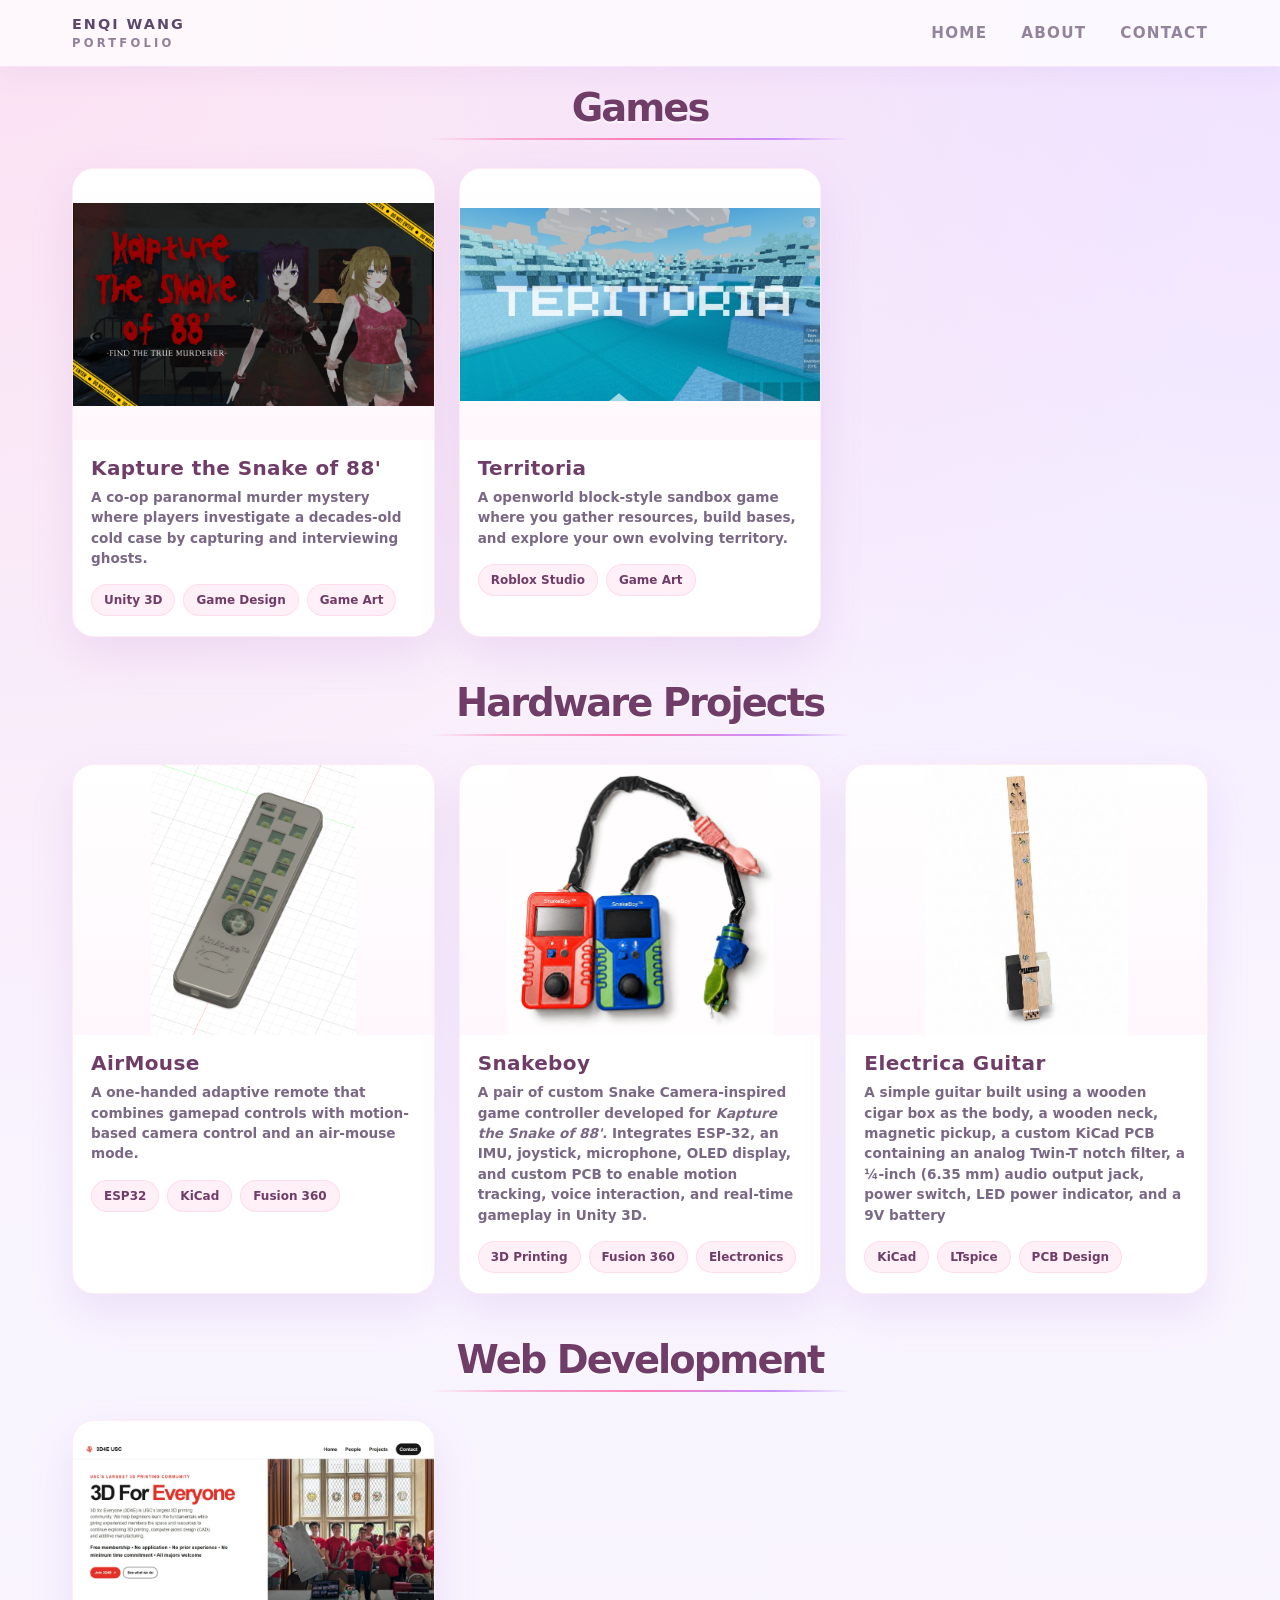
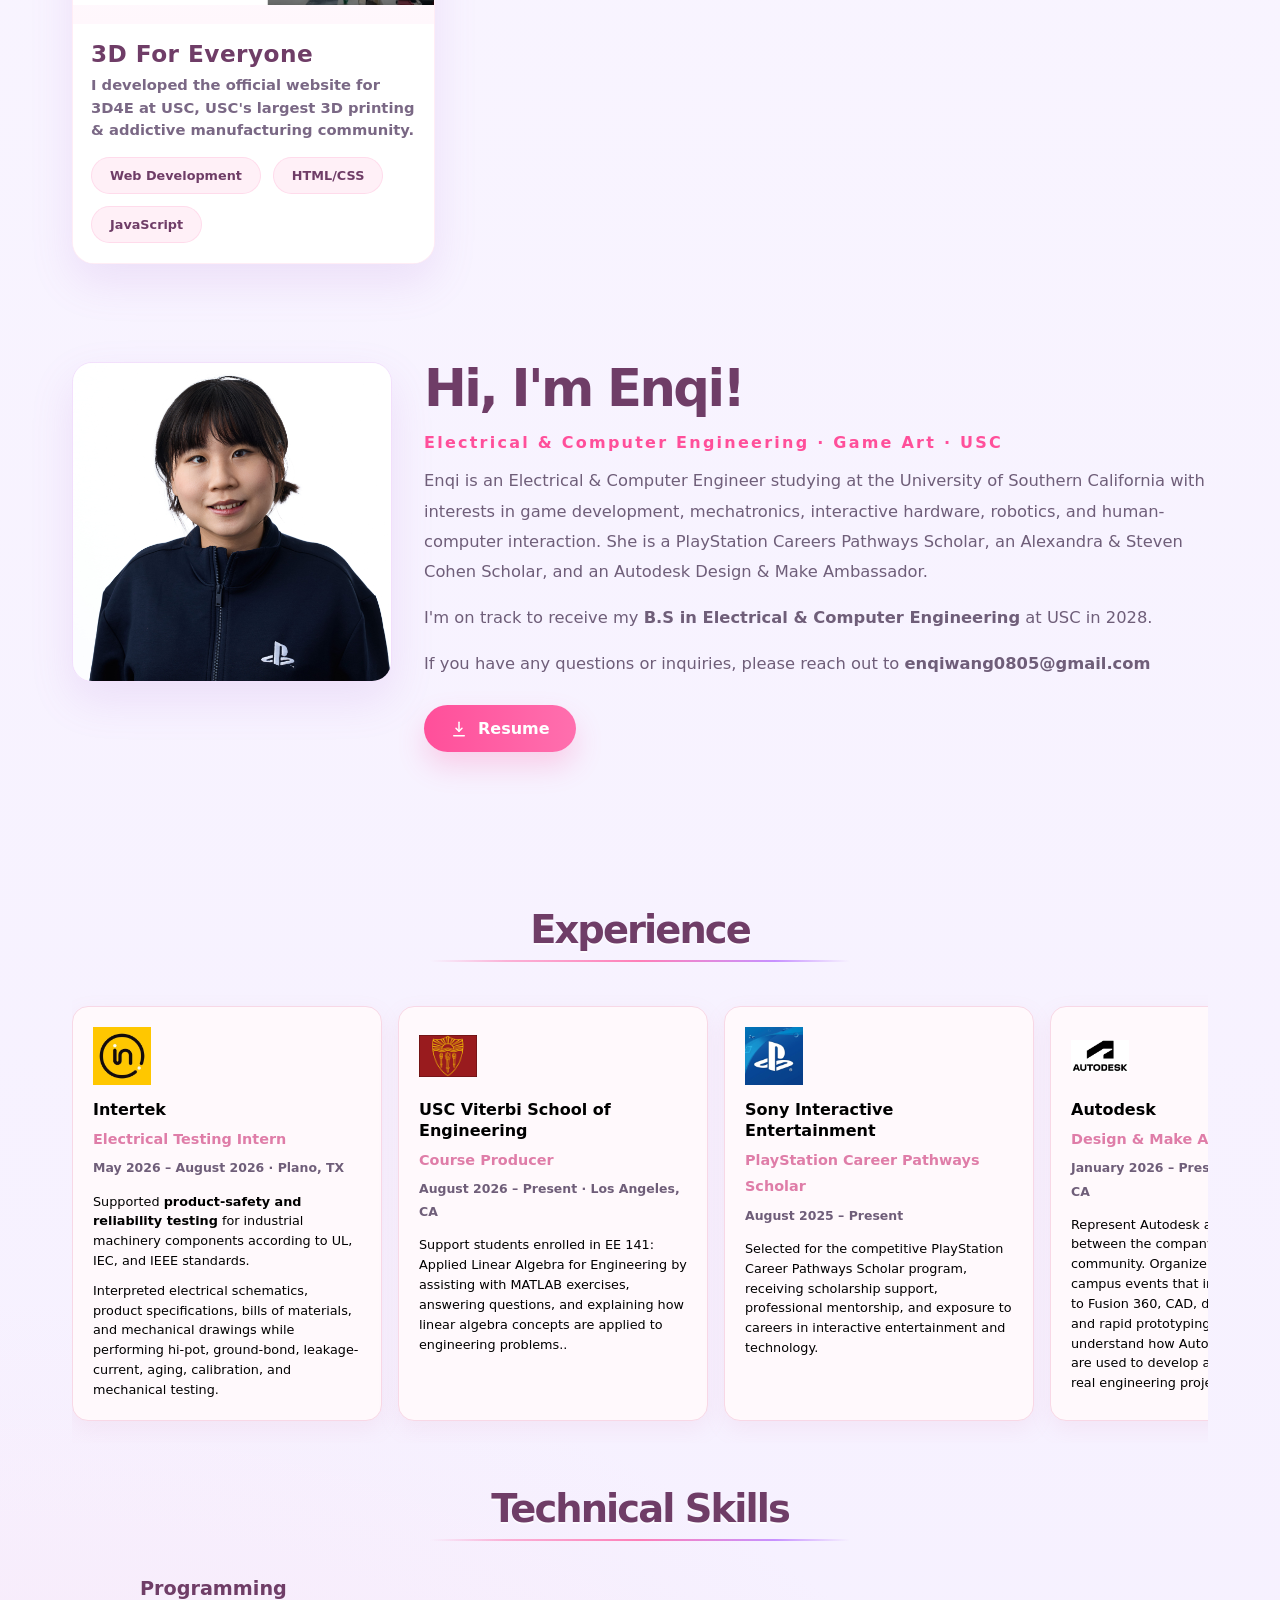
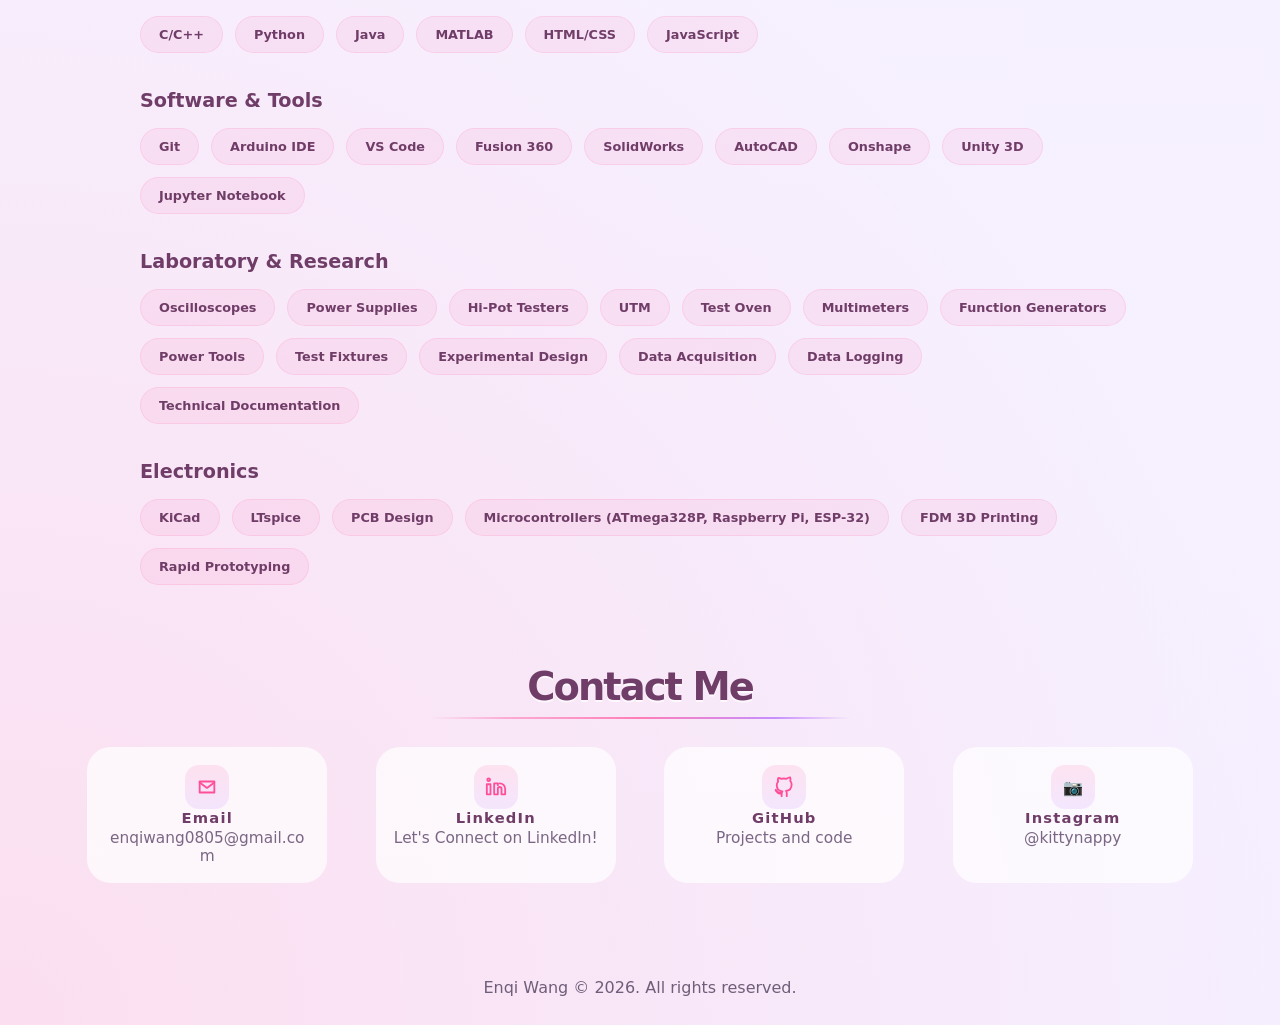
<file: index.html>
<!DOCTYPE html>
<html lang="en">

<head>
  <meta charset="utf-8" />
  <meta name="viewport" content="width=device-width, initial-scale=1.0" />
  <title>Enqi Wang | Portfolio</title>
  <link rel="stylesheet" href="css/home.css">

</head>

<body>
  <header>
    <div class="header-inner">
      <a href="#home" class="brand">
        ENQI WANG
        <small>PORTFOLIO</small>
      </a>

      <nav aria-label="Primary">
        <a href="#home">HOME</a>
        <a href="#about">ABOUT</a>
        <a href="#contact">CONTACT</a>
      </nav>
    </div>
  </header>
  <main>
    <section id="home" class="section">
      <h2 class="section-title">Games</h2>
      <div class="underline"></div>
      <p class="lead"></p>

      <div class="project-grid featured">
        <a class="project-card" href="kapture.html">
          <div class="project-image-wrap">
            <img class="project-image" src="icons_images/Kapture/Kapture the snake of 88'.png"
              alt="Kapture the Snake of 88 banner">
          </div>
          <div class="project-body">
            <div class="project-title">Kapture the Snake of 88'</div>
            <p class="project-subtitle">
              A co-op paranormal murder mystery where players investigate a decades-old cold case by capturing and
              interviewing ghosts.
            </p>
            <div class="skill-bubbles">
              <span>Unity 3D</span>
              <span>Game Design</span>
              <span>Game Art</span>
            </div>
          </div>
        </a>

        <a class="project-card" href="territoria.html">
          <div class="project-image-wrap">
            <img class="project-image" src="icons_images/teritoria/game banner.jpg" alt="Territoria banner"
              loading="lazy" decoding="async">
          </div>
          <div class="project-body">
            <div class="project-title">Territoria</div>
            <p class="project-subtitle">
              A openworld block-style sandbox game where you gather resources, build bases, and explore your own
              evolving
              territory.
            </p>
            <div class="skill-bubbles">
              <span>Roblox Studio</span>
              <span>Game Art</span>
            </div>
          </div>
        </a>
      </div>
    </section>

    <section class="section" id="hardware">
      <h2 class="section-title">Hardware Projects</h2>
      <div class="underline"></div>

      <div class="project-grid featured">
        <a class="project-card" href="airmouse.html">
          <div class="project-image-wrap">
            <img class="project-image" src="icons_images/Airmouse/MCADEnclosure.png"
              alt="AirMouse enclosure designed in Fusion 360" loading="lazy" decoding="async">
          </div>
          <div class="project-body">
            <div class="project-title">AirMouse</div>
            <p class="project-subtitle">
              A one-handed adaptive remote that combines gamepad controls with motion-based camera control and an air-mouse mode.
            </p>
            <div class="skill-bubbles">
              <span>ESP32</span>
              <span>KiCad</span>
              <span>Fusion 360</span>
            </div>
          </div>
        </a>

        <a class="project-card" href="controller.html">
          <div class="project-image-wrap">
            <img class="project-image" src="icons_images/Controller/Controller0.png" alt="Snakeboy" loading="lazy"
              decoding="async">
          </div>

          <div class="project-body">
            <div class="project-title">Snakeboy</div>
            <p class="project-subtitle">
              A pair of custom Snake Camera-inspired game controller developed for
              <em>Kapture the Snake of 88'.</em>

              Integrates ESP-32, an IMU, joystick, microphone, OLED display, and custom PCB
              to enable <strong>motion tracking</strong>,
              <strong>voice interaction</strong>, and <strong>real-time gameplay</strong> in Unity 3D.
            </p>
            <div class="skill-bubbles">
              <span>3D Printing</span>
              <span>Fusion 360</span>
              <span>Electronics</span>
            </div>

          </div>
        </a>

        <a class="project-card" href="Guitar.html">
          <div class="project-image-wrap">
            <img class="project-image" src="icons_images/Guitar/Guitar1.png" alt="Electrical Guitar" loading="lazy"
              decoding="async">
          </div>

          <div class="project-body">
            <div class="project-title">Electrica Guitar</div>
            <p class="project-subtitle">
              A simple guitar built using a wooden cigar box as the body, a wooden neck, magnetic pickup, a custom
              KiCad PCB containing an analog Twin-T notch filter, a ¼-inch (6.35 mm) audio output jack, power
              switch, LED power indicator, and a 9V battery
            </p>

            <div class="skill-bubbles">
              <span>KiCad</span>
              <span>LTspice</span>
              <span>PCB Design</span>
            </div>
          </div>
        </a>

      </div>
    </section>


    <section class="section" id="web">
      <h2 class="section-title">Web Development</h2>
      <div class="underline"></div>

      <div class="project-grid">
        <a class="project-card" href="3d4e.html">
          <div class="project-image-wrap">
            <img class="project-image" src="icons_images/3d4e/3d4e.jpg" alt="3D For Everyone Official Website" loading="lazy"
              decoding="async">
          </div>

          <div class="project-body">
            <div class="project-title">3D For Everyone</div>
            <p class="project-subtitle">
              I developed the official website for
              <strong>3D4E at USC</strong>, USC's largest
              3D printing & addictive manufacturing community. 
            </p>
            <div class="skill-bubbles">
              <span>Web Development</span>
              <span>HTML/CSS</span>
              <span>JavaScript</span>
            </div>

          </div>
        </a>

      </div>
    </section>

    <section id="about" class="panel about-panel">
      <div class="about-grid">
        <img src="icons_images/SPCP26_EnqiWang_0518.jpg" alt="Enqi Wang" class="photo" loading="lazy" decoding="async">

        <div>
          <h1>Hi, I'm Enqi!</h1>
          <h2>Electrical &amp; Computer Engineering · Game Art · USC</h2>

          <p>
            Enqi is an Electrical &amp; Computer Engineer studying at the University of Southern California with
            interests in game development, mechatronics, interactive hardware, robotics, and human-computer interaction.
            She is a PlayStation Careers Pathways Scholar, an Alexandra & Steven Cohen Scholar, and an Autodesk Design
            & Make Ambassador.
          </p>
          <p>
            I'm on track to receive my <strong>B.S in Electrical & Computer Engineering</strong> at USC in 2028.
          </p>
          <p>
            If you have any questions or inquiries, please reach out to <strong>enqiwang0805@gmail.com</strong>
          </p>

          <p></p>

          <a class="resume-button"
            href="https://docs.google.com/document/d/15a6nE8vh1wY7bWYlgDS8myKReRUi__NX8AWMiQHNwws/edit?usp=sharing"
            target="_blank" rel="noopener noreferrer">
            <svg viewBox="0 0 24 24" aria-hidden="true">
              <path d="M12 3v12"></path>
              <path d="M8 11l4 4 4-4"></path>
              <path d="M5 21h14"></path>
            </svg>
            Resume
          </a>
        </div>
      </div>
    </section>

    <section id="experience" class="section experience-section">
      <h2 class="section-title">Experience</h2>
      <div class="underline"></div>

      <div class="experience-scroll">

        <article class="experience-card">
          <img src="icons_images/Experience/intertek.jpg" alt="Intertek logo" class="experience-logo">

          <h3>Intertek</h3>
          <p class="experience-role">Electrical Testing Intern</p>
          <p class="experience-date">May 2026 – August 2026 · Plano, TX</p>

          <p class="experience-description">
            Supported <strong>product-safety and reliability testing</strong> for industrial machinery components
            according to UL, IEC,
            and IEEE standards.
          </p>
          <p class="experience-description">
            Interpreted electrical schematics, product
            specifications, bills of materials, and mechanical drawings while
            performing hi-pot, ground-bond, leakage-current, aging, calibration,
            and mechanical testing.
          </p>
        </article>

        <article class="experience-card">
          <img src="icons_images/Experience/usc.jpg" alt="USC Viterbi School of Engineering logo"
            class="experience-logo">

          <h3>USC Viterbi School of Engineering</h3>
          <p class="experience-role">Course Producer</p>
          <p class="experience-date">August 2026 – Present · Los Angeles, CA</p>

          <p class="experience-description">
            Support students enrolled in EE 141: Applied Linear Algebra for
            Engineering by assisting with MATLAB exercises, answering questions,
            and explaining how linear algebra concepts are applied to engineering
            problems..
          </p>
        </article>

        <article class="experience-card">
          <img src="icons_images/Experience/PlayStation.jpg" alt="PlayStation logo" class="experience-logo">

          <h3>Sony Interactive Entertainment</h3>
          <p class="experience-role">PlayStation Career Pathways Scholar</p>
          <p class="experience-date">August 2025 – Present</p>

          <p class="experience-description">
            Selected for the competitive PlayStation Career Pathways Scholar
            program, receiving scholarship support, professional mentorship, and
            exposure to careers in interactive entertainment and technology.
          </p>
        </article>

        <article class="experience-card">
          <img src="icons_images/Experience/autodesk.png" alt="Autodesk logo" class="experience-logo">

          <h3>Autodesk</h3>
          <p class="experience-role">Design &amp; Make Ambassador</p>
          <p class="experience-date">January 2026 – Present · Los Angeles, CA</p>

          <p class="experience-description">
            Represent Autodesk at USC as a liaison between the company and the
            student community. Organize workshops and campus events that introduce
            students to Fusion 360, CAD, digital fabrication, and rapid
            prototyping. Help students understand how Autodesk design tools are
            used to develop and manufacture real engineering projects.
          </p>
        </article>





      </div>
    </section>
    <section class="section" id="skills">

      <h2 class="section-title">Technical Skills</h2>
      <div class="underline"></div>

      <div class="skill-category">
        <h3>Programming</h3>
        <div class="skill-bubbles">
          <span>C/C++</span>
          <span>Python</span>
          <span>Java</span>
          <span>MATLAB</span>
          <span>HTML/CSS</span>
          <span>JavaScript</span>
        </div>
      </div>

      <div class="skill-category">
        <h3>Software & Tools</h3>
        <div class="skill-bubbles">
          <span>Git</span>
          <span>Arduino IDE</span>
          <span>VS Code</span>
          <span>Fusion 360</span>
          <span>SolidWorks</span>
          <span>AutoCAD</span>
          <span>Onshape</span>
          <span>Unity 3D</span>
          <span>Jupyter Notebook</span>
        </div>
      </div>

      <div class="skill-category">
        <h3>Laboratory & Research</h3>
        <div class="skill-bubbles">
          <span>Oscilloscopes</span>
          <span>Power Supplies</span>
          <span>Hi-Pot Testers</span>
          <span>UTM</span>
          <span>Test Oven</span>
          <span>Multimeters</span>
          <span>Function Generators</span>
          <span>Power Tools</span>
          <span>Test Fixtures</span>
          <span>Experimental Design</span>
          <span>Data Acquisition</span>
          <span>Data Logging</span>
          <span>Technical Documentation</span>
        </div>
      </div>

      <div class="skill-category">
        <h3>Electronics</h3>
        <div class="skill-bubbles">
          <span>KiCad</span>
          <span>LTspice</span>
          <span>PCB Design</span>
          <span>Microcontrollers (ATmega328P, Raspberry Pi, ESP-32)</span>
          <span>FDM 3D Printing</span>
          <span>Rapid Prototyping</span>
        </div>
      </div>

    </section>

    <section id="contact" class="section">
      <h1 class="section-title">Contact Me</h1>
      <div class="underline"></div>

      <div class="contact-list">
        <a class="contact-link" href="mailto:enqiwang0805@gmail.com">
          <span class="contact-icon" aria-hidden="true">
            <svg viewBox="0 0 24 24">
              <path d="M4 6h16v12H4z"></path>
              <path d="M4 7l8 6 8-6"></path>
            </svg>
          </span>
          <span class="contact-text">
            <span class="contact-label">Email</span>
            <span class="contact-value">enqiwang0805@gmail.com</span>
          </span>
        </a>

        <a class="contact-link" href="https://www.linkedin.com/in/enqiwang" target="_blank" rel="noopener noreferrer">
          <span class="contact-icon" aria-hidden="true">
            <svg viewBox="0 0 24 24">
              <path d="M16 8a6 6 0 0 1 6 6v6h-4v-6a2 2 0 0 0-4 0v6h-4V8h4v2"></path>
              <path d="M2 9h4v11H2z"></path>
              <circle cx="4" cy="4" r="1.5"></circle>
            </svg>
          </span>
          <span class="contact-text">
            <span class="contact-label">LinkedIn</span>
            <span class="contact-value">Let's Connect on LinkedIn!</span>
          </span>
        </a>

        <a class="contact-link" href="https://github.com/EnqiWang" target="_blank" rel="noopener noreferrer">
          <span class="contact-icon" aria-hidden="true">
            <svg viewBox="0 0 24 24">
              <path d="M9 19c-4.5 1.5-4.5-2.5-6-3"></path>
              <path
                d="M15 22v-3.5a3 3 0 0 0-.9-2.3c3-.3 6.2-1.5 6.2-7a5.5 5.5 0 0 0-1.5-3.8 5.1 5.1 0 0 0-.1-3.8s-1.2-.4-4 1.5a13.5 13.5 0 0 0-6 0C6.9 1.9 5.7 2.3 5.7 2.3a5.1 5.1 0 0 0-.1 3.8A5.5 5.5 0 0 0 4.1 9.9c0 5.5 3.2 6.7 6.2 7A3 3 0 0 0 9.4 19V22">
              </path>
              <path d="M9 18c-4.5 1.5-4.5-2.5-6-3"></path>
            </svg>
          </span>
          <span class="contact-text">
            <span class="contact-label">GitHub</span>
            <span class="contact-value">Projects and code</span>
          </span>
        </a>

        <a class="contact-link" href="https://instagram.com/kittynappy" target="_blank" rel="noopener noreferrer">

          <span class="contact-icon">
            📷
          </span>

          <span class="contact-text">
            <span class="contact-label">Instagram</span>
            <span class="contact-value">@kittynappy</span>
          </span>
        </a>
      </div>
    </section>
  </main>
  <p class="footer">
    Enqi Wang © 2026. All rights reserved.
  </p>
</body>

</html>
</file>
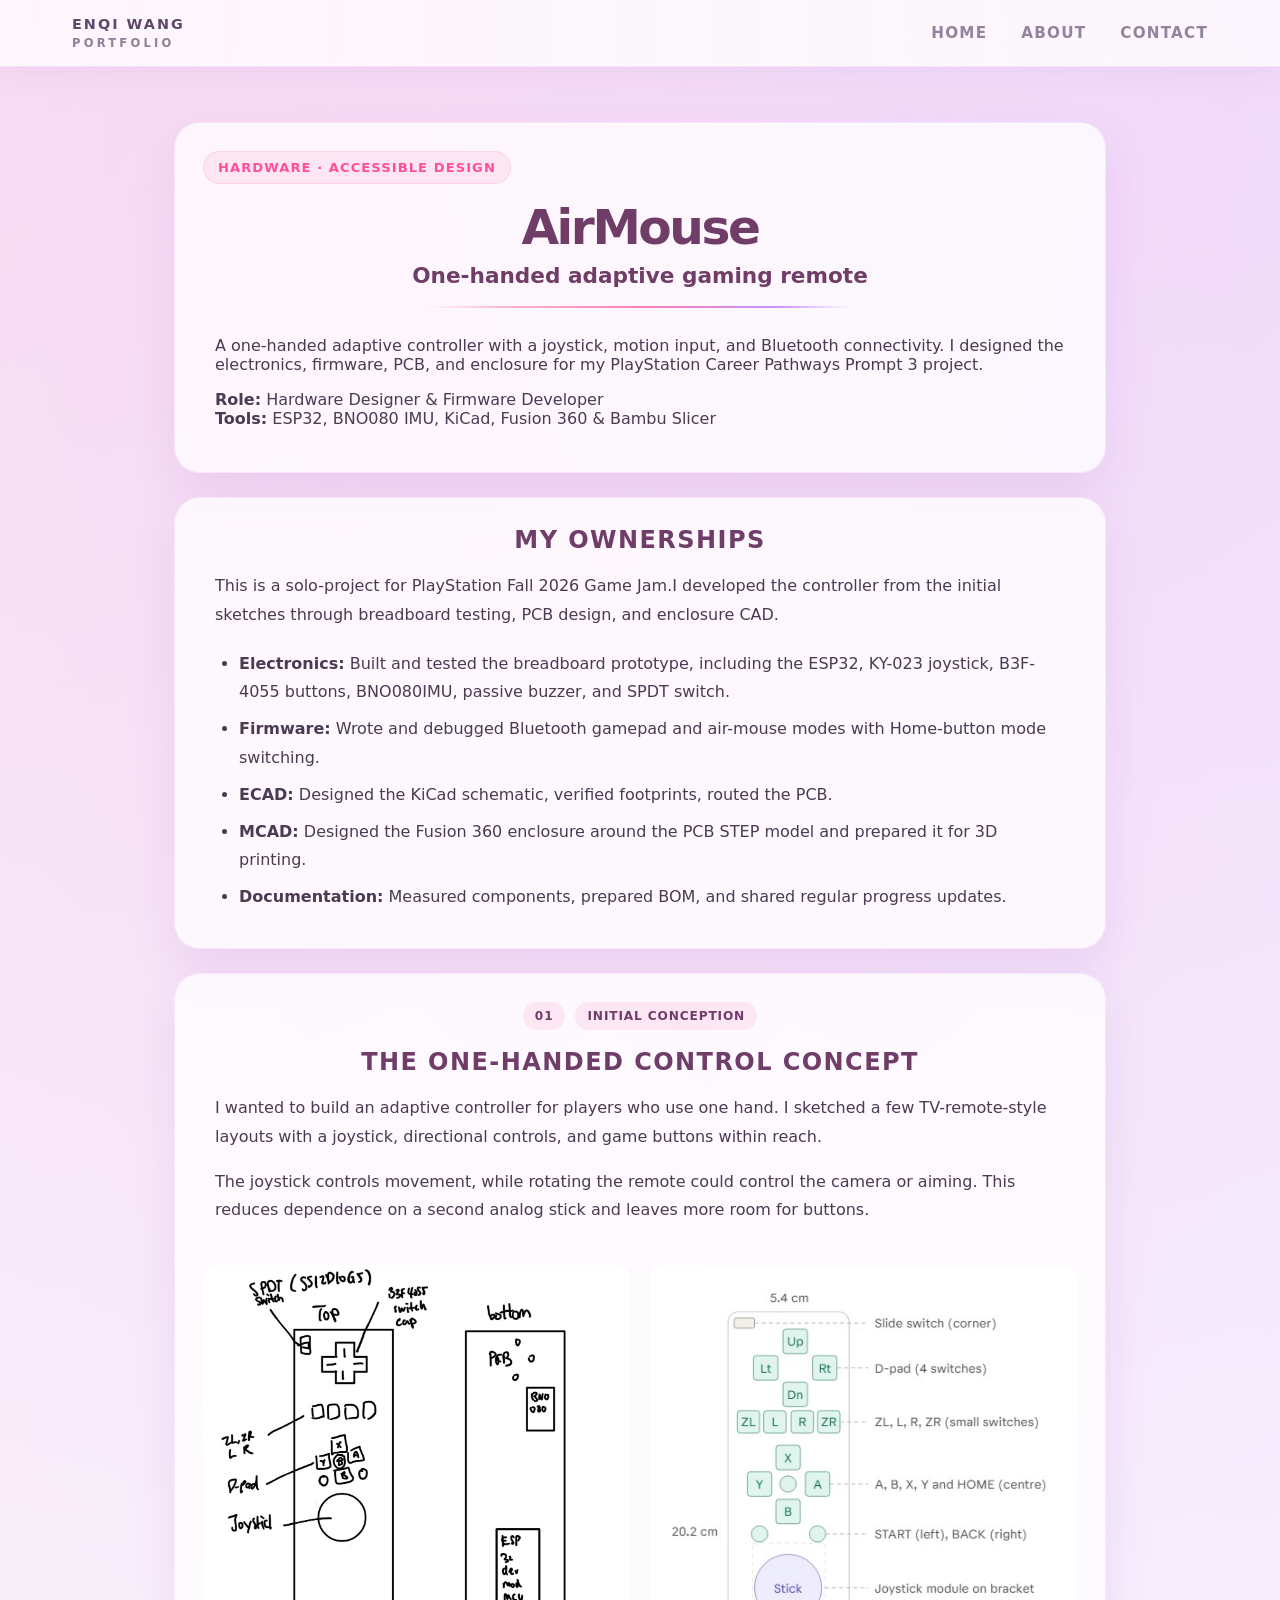
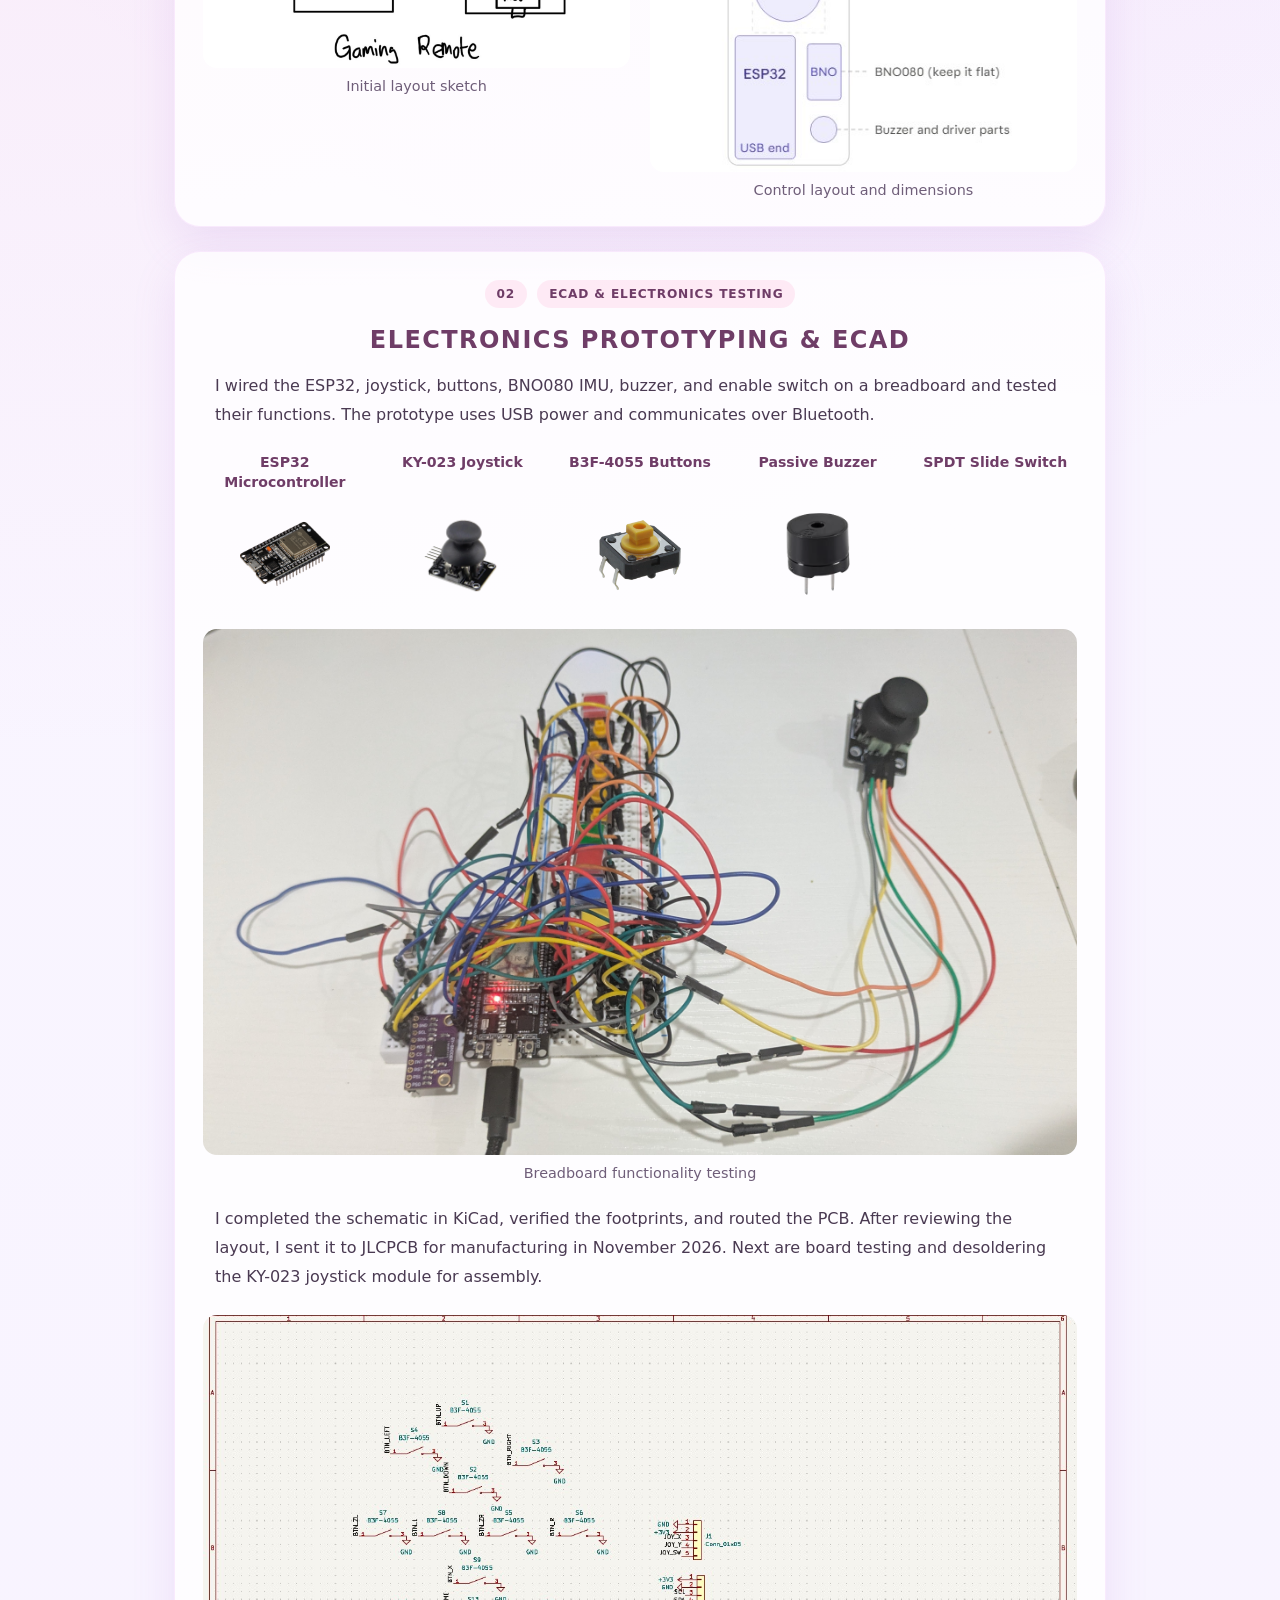
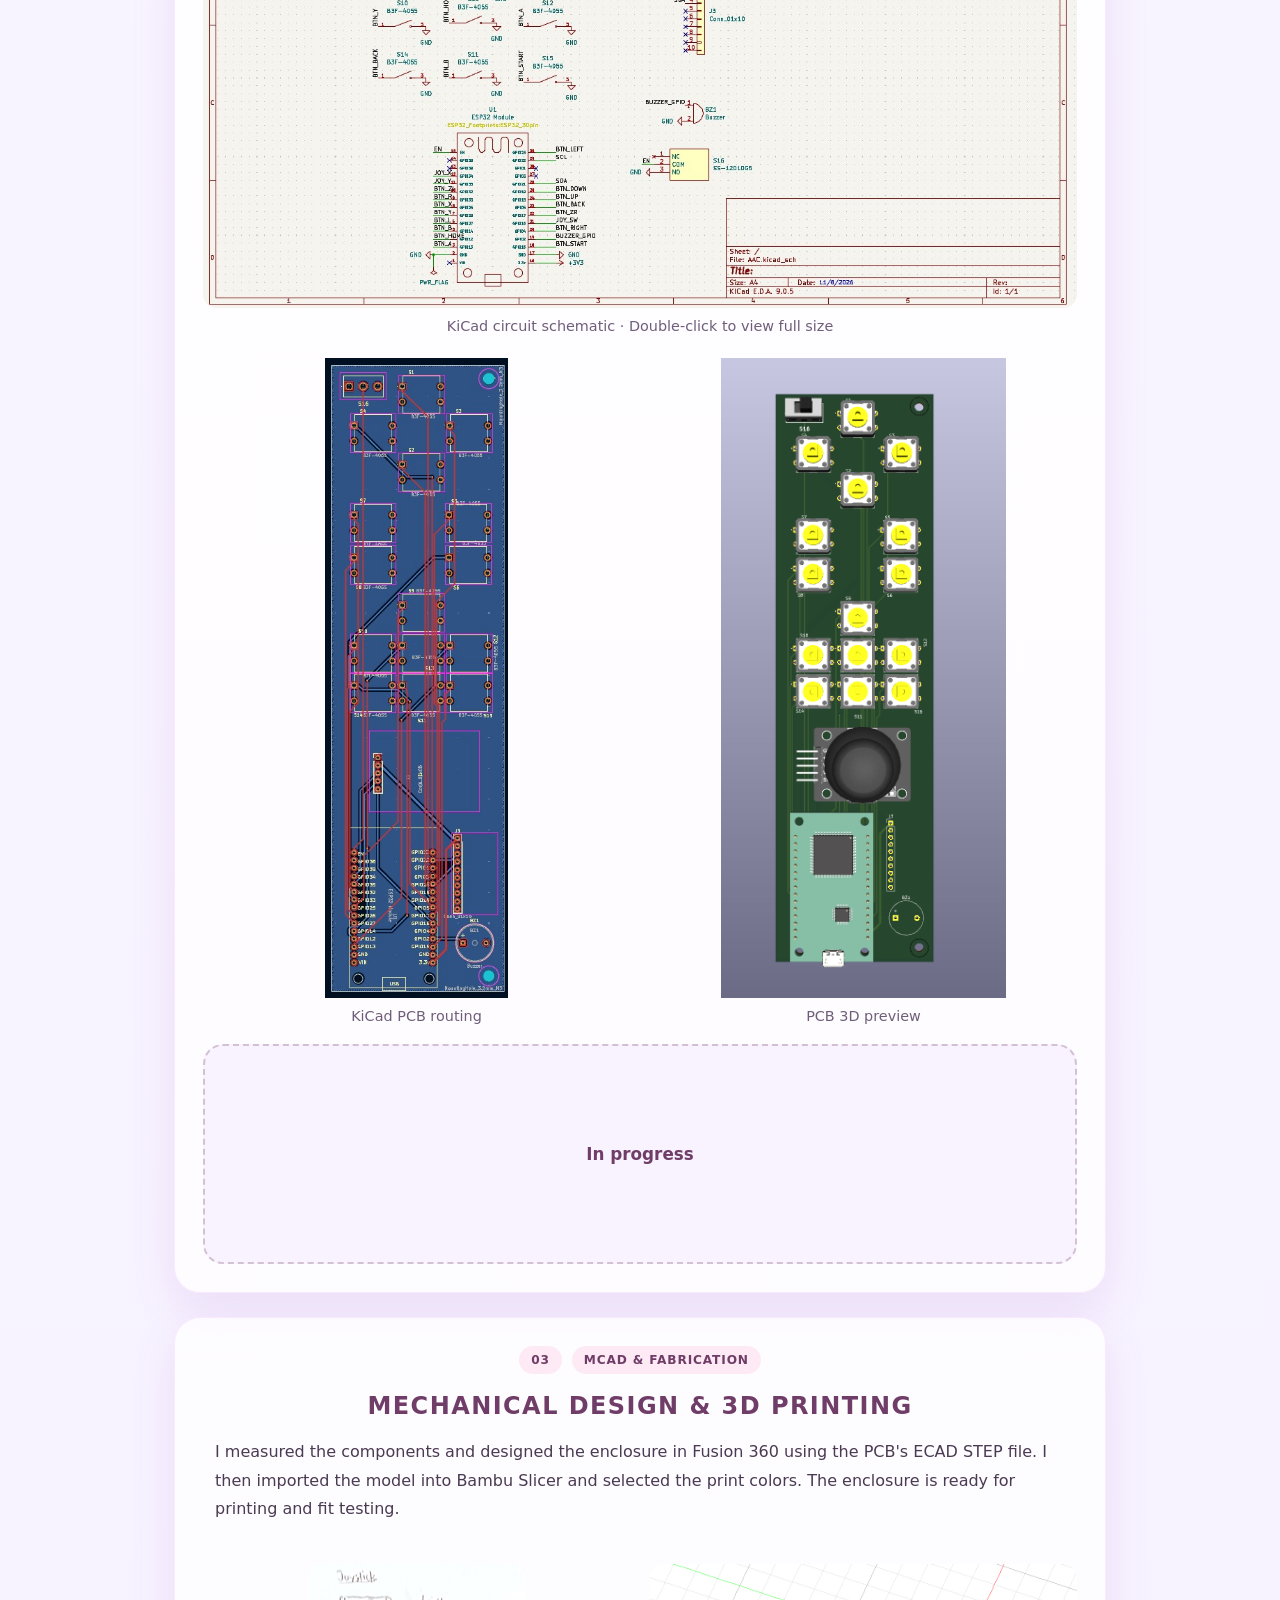
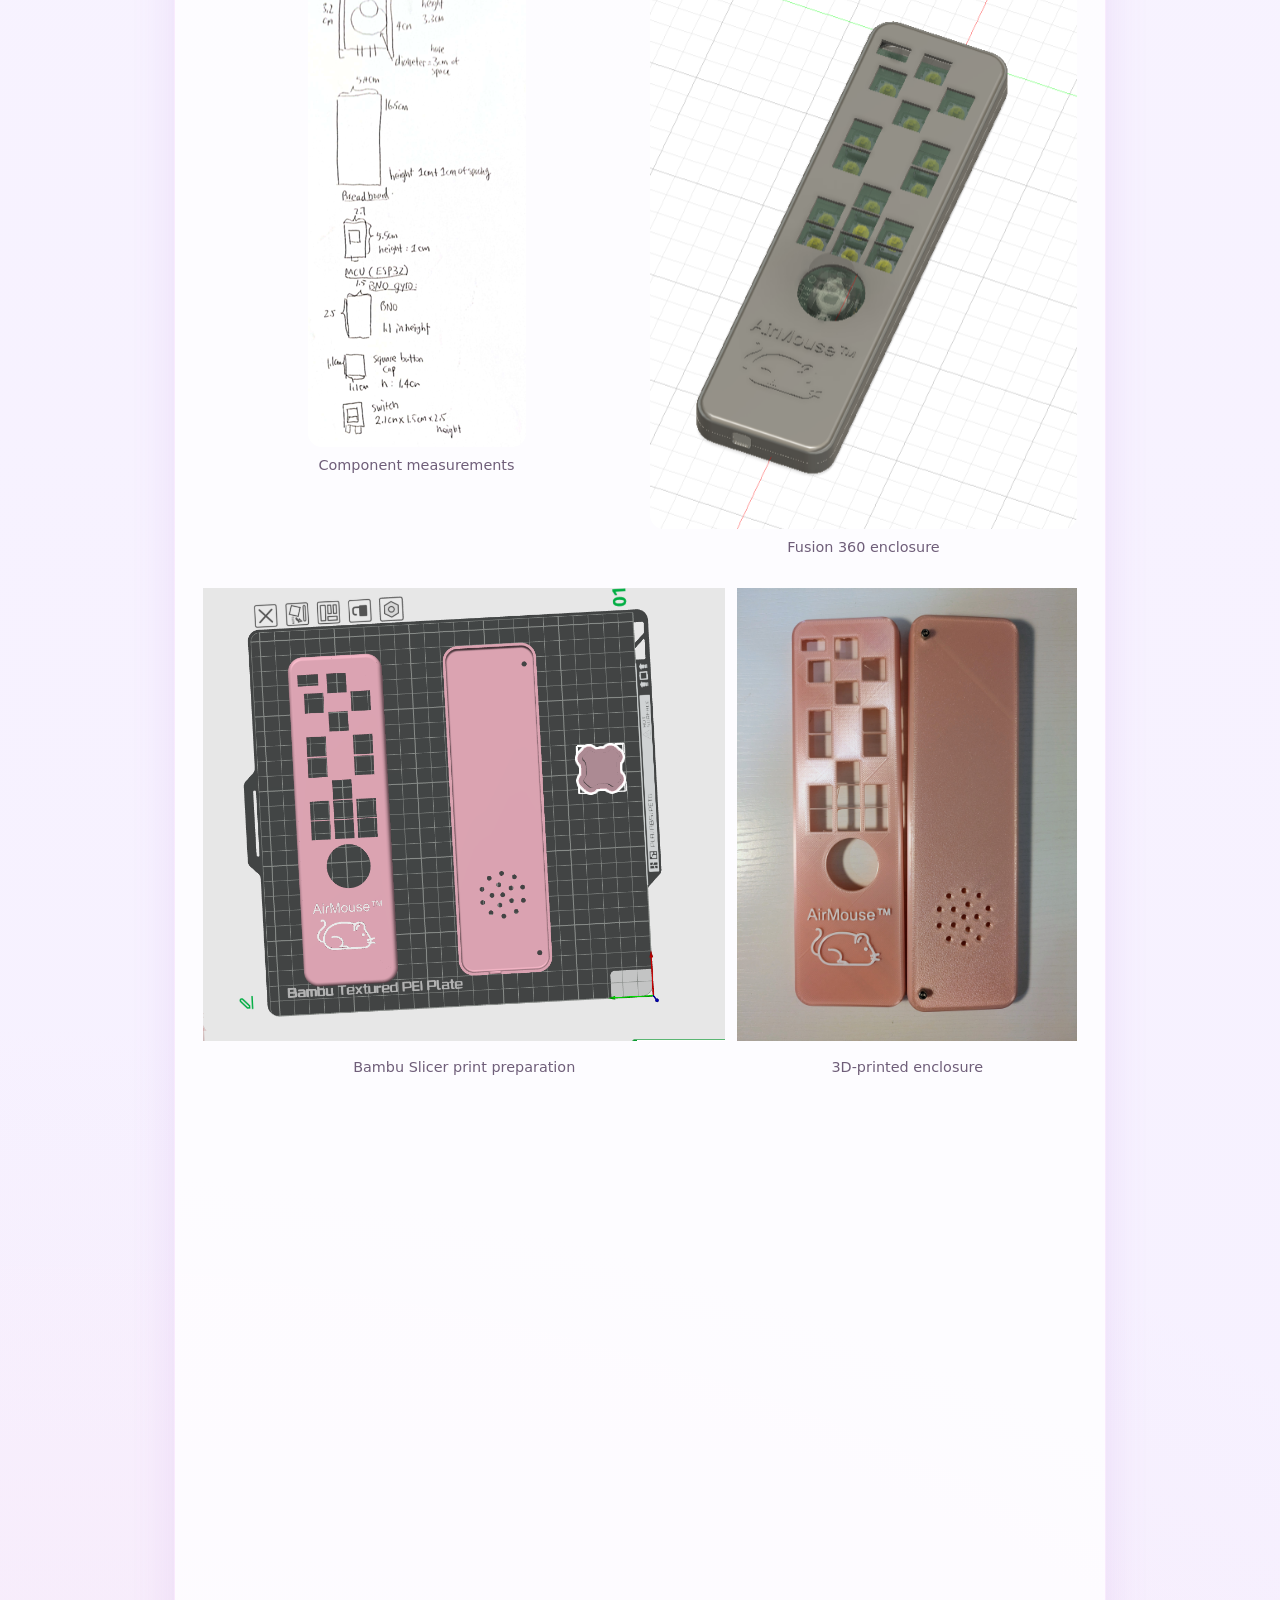
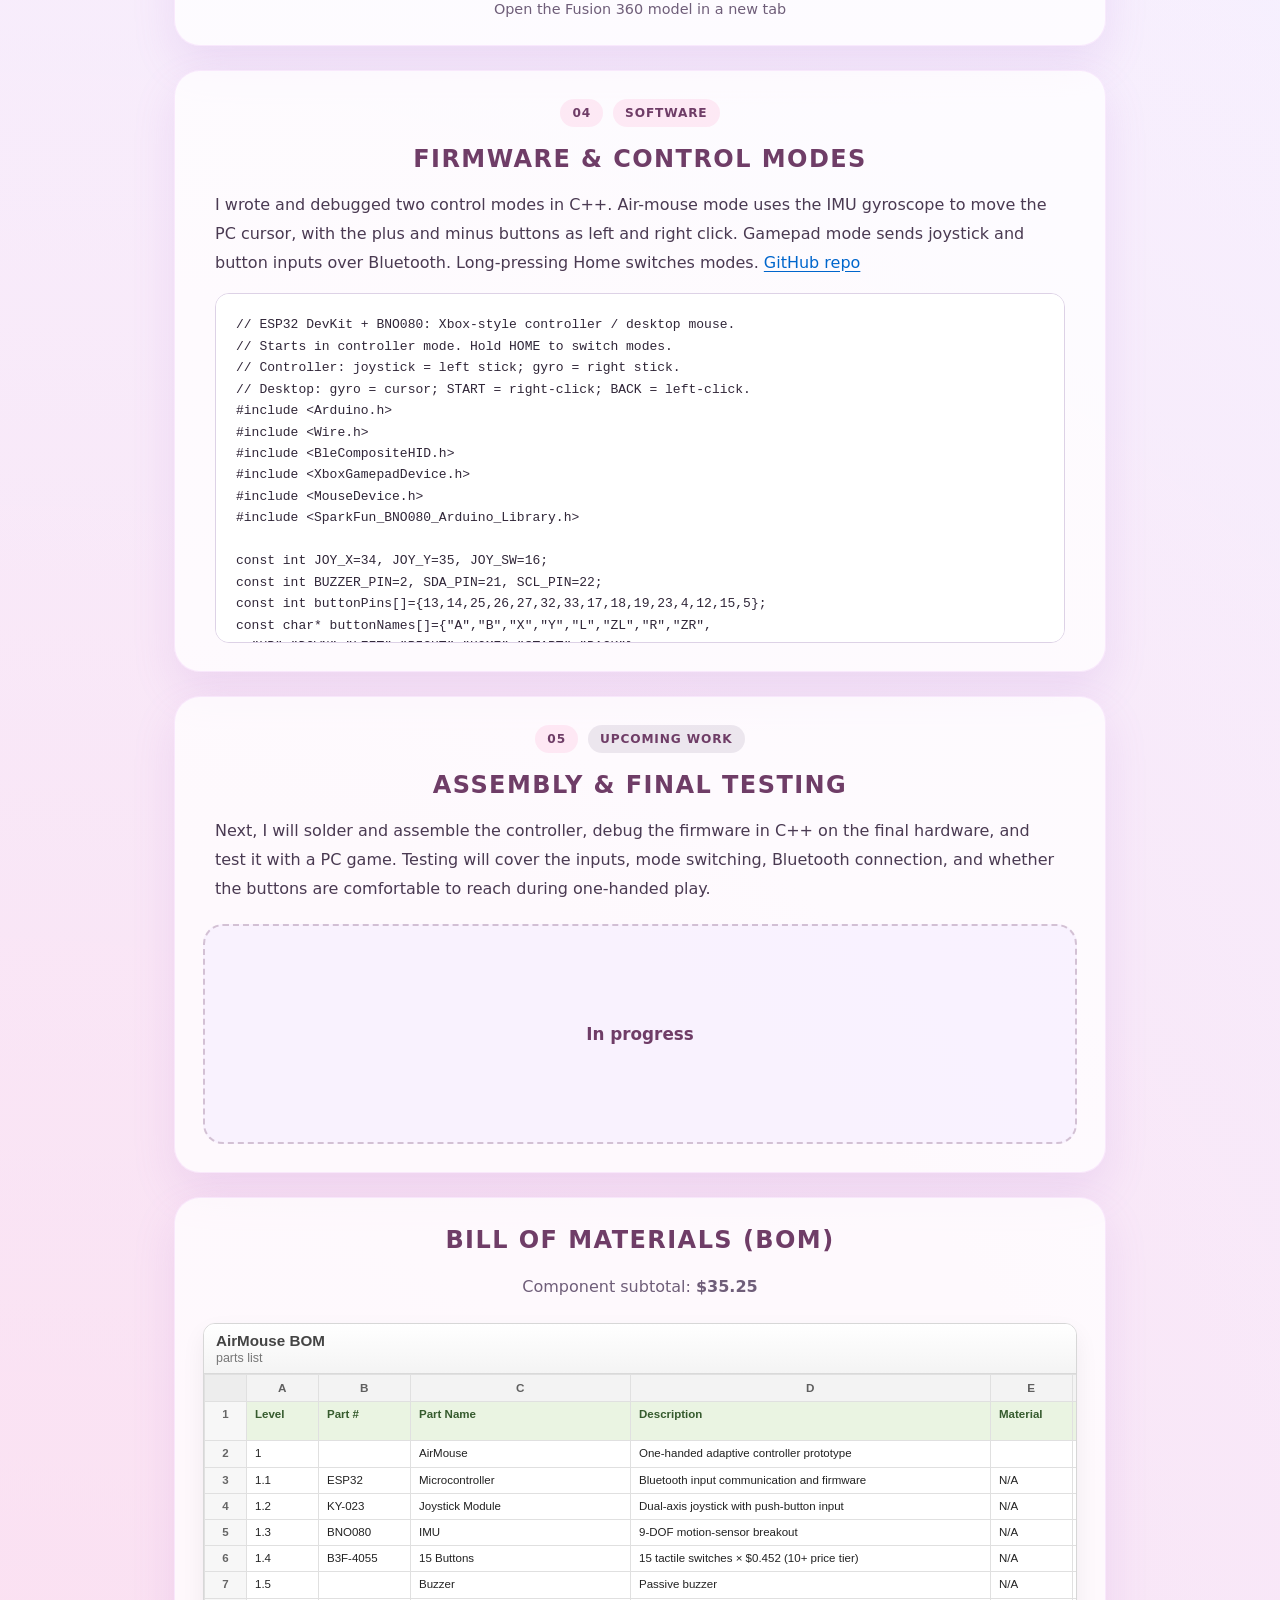
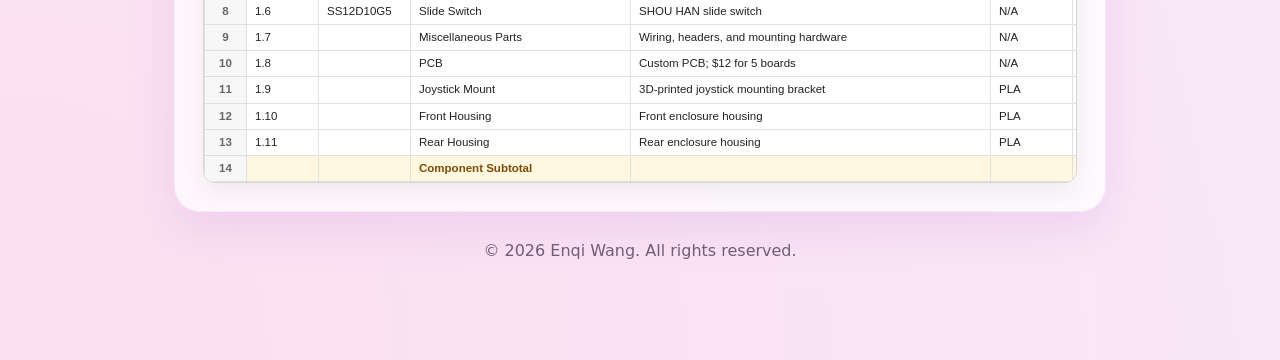
<file: airmouse.html>
<!DOCTYPE html>
<html lang="en">

<head>
  <meta charset="utf-8" />
  <meta name="viewport" content="width=device-width, initial-scale=1.0" />
  <title>AirMouse | Enqi Wang</title>
  <link rel="stylesheet" href="css/project.css">
  <style>
    .airmouse-hero {
      max-width: 850px;
      margin: 26px auto 0;
    }

    .airmouse-section h2 { color: #6f3d67; }

    .airmouse-copy p { margin-bottom: 16px; }

    .step-meta {
      display: flex;
      justify-content: center;
      gap: 10px;
      flex-wrap: wrap;
      margin-bottom: 18px;
    }

    .step-number, .step-status {
      display: inline-flex;
      align-items: center;
      border-radius: 999px;
      padding: 7px 12px;
      font-size: .76rem;
      font-weight: 800;
      letter-spacing: .07em;
      text-transform: uppercase;
      background: rgba(255, 111, 174, .12);
      color: #6f3d67;
    }

    .step-status.planned { background: rgba(111, 94, 121, .12); }

    .step-copy { max-width: 850px; margin: 0 auto; }
    .step-copy p { margin: 0 0 16px; line-height: 1.8; }

    .component-gallery {
      display: grid;
      grid-template-columns: repeat(5, minmax(0, 1fr));
      gap: 20px 14px;
      margin: 24px 0 30px;
    }
    .component-gallery figure { margin: 0; min-width: 0; text-align: center; }
    .component-gallery figcaption {
      min-height: 44px;
      margin-bottom: 12px;
      color: #6f3d67;
      font-size: .88rem;
      font-weight: 700;
      line-height: 1.4;
    }
    .component-image {
      width: 100px;
      height: 90px;
      margin-inline: auto;
      display: flex;
      justify-content: center;
      align-items: center;
      overflow: hidden;
      position: relative;
    }
    .component-image img { width: 100%; height: 100%; object-fit: contain; }
    .component-image.switch-image img {
      position: absolute;
      width: 250px;
      height: 250px;
      max-width: none;
      top: 50%;
      left: 50%;
      transform: translate(-50%, -54%);
    }
    .ecad-board-copy { margin-top: 24px; }
    @media (max-width: 760px) {
      .component-gallery { grid-template-columns: repeat(3, minmax(0, 1fr)); }
    }
    @media (max-width: 480px) {
      .component-gallery { grid-template-columns: repeat(2, minmax(0, 1fr)); }
    }

    .project-figure { margin: 24px 0 0; }
    .project-figure img {
      display: block;
      width: 100%;
      height: auto;
      max-height: 640px;
      object-fit: contain;
      border-radius: 14px;
    }
    .project-figure .dimensions-image {
      max-width: 218px;
      margin-inline: auto;
    }
    .project-figure figcaption {
      margin-top: 10px;
      text-align: center;
      color: var(--muted);
      font-size: .9rem;
    }
    .figure-grid {
      display: grid;
      grid-template-columns: repeat(2, minmax(0, 1fr));
      gap: 20px;
      align-items: start;
    }
    .print-comparison {
      display: flex;
      justify-content: center;
      gap: 12px;
    }
    .print-comparison figure { min-width: 0; }
    .print-comparison img {
      border-radius: 0;
      width: auto;
      max-width: 100%;
      height: clamp(300px, 43vw, 470px);
      object-fit: contain;
    }
    @media (max-width: 640px) {
      .print-comparison { flex-direction: column; align-items: center; }
      .figure-grid { grid-template-columns: 1fr; }
    }

    .media-placeholder {
      min-height: 220px;
      margin: 20px auto 0;
      padding: 28px;
      display: flex;
      flex-direction: column;
      justify-content: center;
      align-items: center;
      gap: 8px;
      text-align: center;
      border: 2px dashed rgba(111, 61, 103, .28);
      border-radius: 20px;
      background: rgba(246, 239, 255, .65);
      color: var(--muted);
    }

    .media-placeholder strong { color: #6f3d67; font-size: 1.05rem; }

    .airmouse-section { scroll-margin-top: 100px; }
    #bom a { text-decoration: underline; text-underline-offset: 3px; }
    #software .step-copy a { color: #0066cc; text-decoration: underline; text-underline-offset: 3px; }
    .firmware-preview {
      max-height: 350px;
      overflow: auto;
      padding: 20px;
      border: 1px solid #ddd2e6;
      border-radius: 14px;
      background: #fff;
      color: #302638;
      font: 13px/1.65 Consolas, "Courier New", monospace;
      white-space: pre;
      tab-size: 2;
    }

  </style>
</head>

<body>
  <header>
    <div class="header-inner">
      <a href="index.html#home" class="brand">ENQI WANG<small>PORTFOLIO</small></a>
      <nav aria-label="Primary">
        <a href="index.html#home">HOME</a>
        <a href="index.html#about">ABOUT</a>
        <a href="index.html#contact">CONTACT</a>
      </nav>
    </div>
  </header>

  <main>
    <section class="section airmouse-section">
      <div class="project-tag">Hardware &middot; Accessible Design</div>
      <h1 class="section-title">AirMouse</h1>
      <h2 class="subtitle">One-handed adaptive gaming remote</h2>
      <div class="underline"></div>
      <div class="airmouse-hero">
        <div class="airmouse-copy">
          <p>A one-handed adaptive controller with a joystick, motion input, and Bluetooth connectivity. I designed the electronics, firmware, PCB, and enclosure for my PlayStation Career Pathways Prompt 3 project.</p>
          <p><strong>Role:</strong> Hardware Designer &amp; Firmware Developer<br><strong>Tools:</strong> ESP32, BNO080 IMU, KiCad, Fusion 360 &amp; Bambu Slicer</p>
        </div>
      </div>
    </section>

    <section id="contributions" class="process-section airmouse-section">
      <h2 class="gallery-title">My Ownerships</h2>
      <div class="step-copy">
        <p>This is a solo-project for PlayStation Fall 2026 Game Jam.I developed the controller from the initial sketches through breadboard testing, PCB design, and enclosure CAD.</p>
        <ul class="process-list">
          <li><strong>Electronics:</strong> Built and tested the breadboard prototype, including the ESP32, KY-023 joystick, B3F-4055 buttons, BNO080IMU, passive buzzer, and SPDT switch.</li>
          <li><strong>Firmware:</strong> Wrote and debugged Bluetooth gamepad and air-mouse modes with Home-button mode switching.</li>
          <li><strong>ECAD:</strong> Designed the KiCad schematic, verified footprints, routed the PCB.</li>
          <li><strong>MCAD:</strong> Designed the Fusion 360 enclosure around the PCB STEP model and prepared it for 3D printing.</li>
          <li><strong>Documentation:</strong> Measured components, prepared BOM, and shared regular progress updates.</li>
        </ul>
      </div>
    </section>

    <section id="concept" class="process-section airmouse-section">
      <div class="step-meta"><span class="step-number">01</span><span class="step-status">Initial conception</span></div>
      <h2 class="gallery-title">The one-handed control concept</h2>
      <div class="step-copy">
        <p>I wanted to build an adaptive controller for players who use one hand. I sketched a few TV-remote-style layouts with a joystick, directional controls, and game buttons within reach.</p>
        <p>The joystick controls movement, while rotating the remote could control the camera or aiming. This reduces dependence on a second analog stick and leaves more room for buttons.</p>
      </div>
      <div class="figure-grid">
        <figure class="project-figure">
          <img src="icons_images/Airmouse/Sketch.png" alt="Hand-drawn AirMouse front and back layouts with button, joystick, ESP32, and IMU positions" loading="lazy" decoding="async">
          <figcaption>Initial layout sketch</figcaption>
        </figure>
        <figure class="project-figure">
          <img src="icons_images/Airmouse/Sketch_LooksBetter.jpg" alt="Annotated AirMouse layout with control labels and overall dimensions" loading="lazy" decoding="async">
          <figcaption>Control layout and dimensions</figcaption>
        </figure>
      </div>
    </section>

    <section id="ecad" class="process-section airmouse-section">
      <div class="step-meta"><span class="step-number">02</span><span class="step-status">ECAD &amp; electronics testing</span></div>
      <h2 class="gallery-title">Electronics prototyping &amp; ECAD</h2>
      <div class="step-copy">
        <p>I wired the ESP32, joystick, buttons, BNO080 IMU, buzzer, and enable switch on a breadboard and tested their functions. The prototype uses USB power and communicates over Bluetooth.</p>
      </div>
      <div class="component-gallery" aria-label="AirMouse electronic components">
        <figure>
          <figcaption>ESP32 Microcontroller</figcaption>
          <div class="component-image"><img src="icons_images/Electronics%20Component/MCU-30pin%20ESP32.png" alt="30-pin ESP32 development board" loading="lazy" decoding="async"></div>
        </figure>
        <figure>
          <figcaption>KY-023 Joystick</figcaption>
          <div class="component-image"><img src="icons_images/Electronics%20Component/joystick.png" alt="KY-023 dual-axis joystick module" loading="lazy" decoding="async"></div>
        </figure>
        <figure>
          <figcaption>B3F-4055 Buttons</figcaption>
          <div class="component-image"><img src="icons_images/Electronics%20Component/B3F-4055Button.png" alt="B3F-4055 tactile push-button switch" loading="lazy" decoding="async"></div>
        </figure>
        <figure>
          <figcaption>Passive Buzzer</figcaption>
          <div class="component-image"><img src="icons_images/Electronics%20Component/buzzer.png" alt="Passive buzzer" loading="lazy" decoding="async"></div>
        </figure>
        <figure>
          <figcaption>SPDT Slide Switch</figcaption>
          <div class="component-image switch-image"><img src="icons_images/Electronics%20Component/SPDT%20Switch.png" alt="SPDT slide switch" loading="lazy" decoding="async"></div>
        </figure>
      </div>
      <figure class="project-figure">
        <img src="icons_images/Airmouse/Breadboard.jpg" alt="AirMouse breadboard prototype with wired buttons, joystick, and ESP32 connected over USB" loading="lazy" decoding="async">
        <figcaption>Breadboard functionality testing</figcaption>
      </figure>
      <div class="step-copy ecad-board-copy">
        <p>I completed the schematic in KiCad, verified the footprints, and routed the PCB. After reviewing the layout, I sent it to JLCPCB for manufacturing in November 2026. Next are board testing and desoldering the KY-023 joystick module for assembly.</p>
      </div>
      <figure class="project-figure">
        <a href="icons_images/Airmouse/Schematics.jpg" target="_blank" rel="noopener noreferrer" aria-label="Open AirMouse circuit schematic at full size">
          <img src="icons_images/Airmouse/Schematics.jpg" alt="AirMouse KiCad schematic showing ESP32 connections, 15 buttons, joystick and IMU headers, buzzer, and enable switch" loading="lazy" decoding="async">
        </a>
        <figcaption>KiCad circuit schematic · Double-click to view full size</figcaption>
      </figure>
      <div class="figure-grid">
        <figure class="project-figure">
          <img src="icons_images/Airmouse/routing.jpg" alt="AirMouse PCB routing in KiCad showing traces, button footprints, and component connections" loading="lazy" decoding="async">
          <figcaption>KiCad PCB routing</figcaption>
        </figure>
        <figure class="project-figure">
          <img src="icons_images/Airmouse/PCB3D.png" alt="3D preview of the AirMouse PCB with buttons, joystick, switch, and microcontroller" loading="lazy" decoding="async">
          <figcaption>PCB 3D preview</figcaption>
        </figure>
      </div>
      <div class="media-placeholder"><strong>In progress</strong></div>
    </section>

    <section id="mcad" class="process-section airmouse-section">
      <div class="step-meta"><span class="step-number">03</span><span class="step-status">MCAD &amp; fabrication</span></div>
      <h2 class="gallery-title">Mechanical design &amp; 3D printing</h2>
      <div class="step-copy">
        <p>I measured the components and designed the enclosure in Fusion 360 using the PCB's ECAD STEP file. I then imported the model into Bambu Slicer and selected the print colors. The enclosure is ready for printing and fit testing.</p>
      </div>
      <div class="figure-grid">
        <figure class="project-figure">
          <img class="dimensions-image" src="icons_images/Airmouse/Components_Dimensions.png" alt="Handwritten measurements of the joystick, breadboard, ESP32, IMU, button cap, and switch" loading="lazy" decoding="async">
          <figcaption>Component measurements</figcaption>
        </figure>
        <figure class="project-figure">
          <img src="icons_images/Airmouse/MCADEnclosure.png" alt="Fusion 360 enclosure model with control openings and the PCB visible inside" loading="lazy" decoding="async">
          <figcaption>Fusion 360 enclosure</figcaption>
        </figure>
      </div>
      <div class="figure-grid print-comparison">
        <figure class="project-figure">
          <img src="icons_images/Airmouse/3d_print.png" alt="Bambu Slicer preview of pink AirMouse front and rear housings and a control cap on the print plate" loading="lazy" decoding="async">
          <figcaption>Bambu Slicer print preparation</figcaption>
        </figure>
        <figure class="project-figure">
          <img src="icons_images/Airmouse/Actual_3D_Prints.jpg" alt="3D-printed pink AirMouse front and rear enclosure housings with white lettering and mouse logo" loading="lazy" decoding="async">
          <figcaption>3D-printed enclosure</figcaption>
        </figure>
      </div>
      <figure class="project-figure">
        <div class="video-container">
          <iframe src="https://a360.co/4lc6U5n" title="AirMouse interactive Fusion 360 model" allowfullscreen></iframe>
        </div>
        <figcaption><a href="https://a360.co/4lc6U5n" target="_blank" rel="noopener noreferrer">Open the Fusion 360 model in a new tab</a></figcaption>
      </figure>
    </section>

    <section id="software" class="process-section airmouse-section">
      <div class="step-meta"><span class="step-number">04</span><span class="step-status">Software</span></div>
      <h2 class="gallery-title">Firmware &amp; control modes</h2>
      <div class="step-copy">
        <p>I wrote and debugged two control modes in C++. Air-mouse mode uses the IMU gyroscope to move the PC cursor, with the plus and minus buttons as left and right click. Gamepad mode sends joystick and button inputs over Bluetooth. Long-pressing Home switches modes. <a href="https://github.com/EnqiWang/AccessibleAdaptiveController" target="_blank" rel="noopener noreferrer">GitHub repo</a></p>
        <pre class="firmware-preview" tabindex="0" aria-label="Scrollable firmware_AAC.ino source code"><code>// ESP32 DevKit + BNO080: Xbox-style controller / desktop mouse.
// Starts in controller mode. Hold HOME to switch modes.
// Controller: joystick = left stick; gyro = right stick.
// Desktop: gyro = cursor; START = right-click; BACK = left-click.
#include &lt;Arduino.h&gt;
#include &lt;Wire.h&gt;
#include &lt;BleCompositeHID.h&gt;
#include &lt;XboxGamepadDevice.h&gt;
#include &lt;MouseDevice.h&gt;
#include &lt;SparkFun_BNO080_Arduino_Library.h&gt;

const int JOY_X=34, JOY_Y=35, JOY_SW=16;
const int BUZZER_PIN=2, SDA_PIN=21, SCL_PIN=22;
const int buttonPins[]={13,14,25,26,27,32,33,17,18,19,23,4,12,15,5};
const char* buttonNames[]={"A","B","X","Y","L","ZL","R","ZR",
  "UP","DOWN","LEFT","RIGHT","HOME","START","BACK"};
const int N=sizeof(buttonPins)/sizeof(buttonPins[0]);
const int HOME_INDEX=12, START_INDEX=13, BACK_INDEX=14;

// Axis direction settings.
const bool INVERT_STICK_X=false, INVERT_STICK_Y=true;
const bool INVERT_AIM_X=true, INVERT_AIM_Y=false;
const float STICK_DEADZONE=0.10f;
const float GYRO_DEADZONE_DPS=3.0f;
// Controller aim: faster rotation reaches full right-stick deflection.
// Lower values increase aiming sensitivity.
const float FULL_STICK_DPS=100.0f;
const float AIM_FILTER=0.20f;
const float MOUSE_SENSITIVITY=60.0f;
const int MOUSE_MAX_STEP=20;
const bool START_IN_MOUSE_MODE=false;
const unsigned long REPORT_MS=10, HOME_HOLD_MS=500;
const unsigned long SETTLE_MS=150, RAMP_MS=200, GYRO_STALE_MS=150;

BleCompositeHID hid("OneHand EDF5", "Enqi Wang", 100);
XboxGamepadDevice* pad=nullptr;
MouseDevice* mouse=nullptr;
BNO080 imu;
bool imuOk=false, mouseMode=START_IN_MOUSE_MODE, wasConnected=false;
bool raw[N]={}, pressed[N]={};
unsigned long changed[N]={};
bool swRaw=false, swPressed=false;
unsigned long swChanged=0;
int centerX=2048, centerY=2048;
float yawDps=0, pitchDps=0;
unsigned long lastGyroMs=0;
float aimX=0, aimY=0, remainderX=0, remainderY=0;
unsigned long modeStartMs=0, lastReportMs=0;
bool leftDown=false, rightDown=false;
bool homeTracking=false, homeHandled=false;
unsigned long homeStartMs=0, homePulseUntilMs=0;

void beep(int frequency, int durationMs) {
#if ESP_ARDUINO_VERSION_MAJOR &gt;= 3
  tone(BUZZER_PIN,frequency);
  delay(durationMs);
  noTone(BUZZER_PIN);
#else
  ledcAttachPin(BUZZER_PIN,0);
  ledcWriteTone(0,frequency);
  delay(durationMs);
  ledcWriteTone(0,0);
  ledcDetachPin(BUZZER_PIN);
#endif
  digitalWrite(BUZZER_PIN,LOW);
}

void calibrateJoystick() {
  long sx=0, sy=0;
  for(int i=0;i&lt;64;i++) {
    sx+=analogRead(JOY_X);
    sy+=analogRead(JOY_Y);
    delay(3);
  }
  centerX=sx/64; centerY=sy/64;
  Serial.printf("Joystick center X=%d Y=%d\n",centerX,centerY);
}

float stickAxis(int value,int center,bool invert) {
  float delta=value-center;
  float range=delta&gt;=0 ? 4095-center : center;
  if(range&lt;1) range=1;
  float v=constrain(delta/range,-1.0f,1.0f);
  float a=fabsf(v);
  if(a&lt;=STICK_DEADZONE) return 0;
  v=(v&gt;0?1.0f:-1.0f)*(a-STICK_DEADZONE)/(1.0f-STICK_DEADZONE);
  return invert ? -v : v;
}

void updateImu() {
  if(!imuOk) return;
  for(int n=0;n&lt;8 &amp;&amp; imu.dataAvailable();n++) {
    float y=imu.getGyroZ()*RAD_TO_DEG;
    float p=imu.getGyroX()*RAD_TO_DEG;
    if(isfinite(y) &amp;&amp; isfinite(p)) {
      yawDps=y; pitchDps=p;
      lastGyroMs=millis();
    }
  }
}

float gyroDeadzone(float v) {
  float a=fabsf(v);
  if(a&lt;=GYRO_DEADZONE_DPS) return 0;
  return (v&gt;0?1.0f:-1.0f)*(a-GYRO_DEADZONE_DPS);
}

void resetMotion() {
  aimX=aimY=remainderX=remainderY=0;
}

void neutralPad() {
  pad-&gt;resetInputs();
  pad-&gt;setLeftThumb(0,0);
  pad-&gt;setRightThumb(0,0);
  pad-&gt;setTriggers(0,0);
  pad-&gt;releaseDPad();
  if(hid.isConnected()) pad-&gt;sendGamepadReport();
}

void neutralMouse() {
  mouse-&gt;mouseRelease(1);
  mouse-&gt;mouseRelease(2);
  mouse-&gt;mouseMove(0,0);
  leftDown=rightDown=false;
  if(hid.isConnected()) mouse-&gt;sendMouseReport();
}

void setMouseMode(bool enabled) {
  neutralPad();
  neutralMouse();
  resetMotion();
  homePulseUntilMs=0;
  mouseMode=enabled;
  beep(mouseMode?1800:900,60);
  modeStartMs=millis();
  lastReportMs=modeStartMs;
  Serial.println(mouseMode ? "MODE: DESKTOP MOUSE" : "MODE: CONTROLLER");
}

void updateButtons(unsigned long now) {
  for(int i=0;i&lt;N;i++) {
    bool p=digitalRead(buttonPins[i])==LOW;
    if(p!=raw[i]) { raw[i]=p; changed[i]=now; }
    if(raw[i]!=pressed[i] &amp;&amp; now-changed[i]&gt;=12) {
      pressed[i]=raw[i];
      Serial.printf("%s %s\n",buttonNames[i],pressed[i]?"PRESSED":"released");
    }
  }
  bool s=digitalRead(JOY_SW)==LOW;
  if(s!=swRaw) { swRaw=s; swChanged=now; }
  if(swRaw!=swPressed &amp;&amp; now-swChanged&gt;=12) swPressed=swRaw;
}

void updateHome(unsigned long now) {
  if(pressed[HOME_INDEX]) {
    if(!homeTracking) {
      homeTracking=true;
      homeHandled=false;
      homeStartMs=now;
    }
    if(!homeHandled &amp;&amp; now-homeStartMs&gt;=HOME_HOLD_MS) {
      homeHandled=true;
      setMouseMode(!mouseMode);
    }
  } else if(homeTracking) {
    if(!homeHandled &amp;&amp; !mouseMode) {
      homePulseUntilMs=millis()+80;
    }
    homeTracking=false;
    resetMotion();
    modeStartMs=millis();
    lastReportMs=modeStartMs;
  }
}

void updateAim(unsigned long now) {
  bool fresh=(now-lastGyroMs)&lt;GYRO_STALE_MS;
  unsigned long elapsed=now-modeStartMs;
  if(!imuOk || !fresh || elapsed&lt;SETTLE_MS) {
    aimX=aimY=0;
    return;
  }
  float ramp=constrain((float)(elapsed-SETTLE_MS)/RAMP_MS,0.0f,1.0f);
  float x=gyroDeadzone(yawDps)*ramp;
  float y=gyroDeadzone(pitchDps)*ramp;
  if(INVERT_AIM_X) x=-x;
  if(INVERT_AIM_Y) y=-y;
  aimX+=AIM_FILTER*(x-aimX);
  aimY+=AIM_FILTER*(y-aimY);
}

void sendController(unsigned long now) {
  // Build one complete report; no intermediate reports.
  pad-&gt;resetInputs();
  float x=stickAxis(analogRead(JOY_X),centerX,INVERT_STICK_X);
  float y=stickAxis(analogRead(JOY_Y),centerY,INVERT_STICK_Y);
  pad-&gt;setLeftThumb((int16_t)(x*32767.0f),(int16_t)(y*32767.0f));

  float rx=constrain(aimX/FULL_STICK_DPS,-1.0f,1.0f);
  float ry=constrain(aimY/FULL_STICK_DPS,-1.0f,1.0f);
  pad-&gt;setRightThumb((int16_t)(rx*32767.0f),(int16_t)(ry*32767.0f));

  if(pressed[0]) pad-&gt;press(XBOX_BUTTON_A);
  if(pressed[1]) pad-&gt;press(XBOX_BUTTON_B);
  if(pressed[2]) pad-&gt;press(XBOX_BUTTON_X);
  if(pressed[3]) pad-&gt;press(XBOX_BUTTON_Y);
  if(pressed[4]) pad-&gt;press(XBOX_BUTTON_LB);
  if(pressed[6]) pad-&gt;press(XBOX_BUTTON_RB);
  pad-&gt;setTriggers(pressed[5]?1023:0,pressed[7]?1023:0);
  if(pressed[START_INDEX]) pad-&gt;press(XBOX_BUTTON_START);
  if(pressed[BACK_INDEX]) pad-&gt;press(XBOX_BUTTON_SELECT);
  if(swPressed) pad-&gt;press(XBOX_BUTTON_LS);
  if(homePulseUntilMs!=0 &amp;&amp; (long)(homePulseUntilMs-now)&gt;0) {
    pad-&gt;press(XBOX_BUTTON_HOME);
  } else { homePulseUntilMs=0; }

  uint8_t directions=0;
  if(pressed[8]) directions|=XboxDpadFlags::NORTH;
  if(pressed[9]) directions|=XboxDpadFlags::SOUTH;
  if(pressed[10]) directions|=XboxDpadFlags::WEST;
  if(pressed[11]) directions|=XboxDpadFlags::EAST;
  pad-&gt;pressDPadDirectionFlag((XboxDpadFlags)directions);
  pad-&gt;sendGamepadReport();
}

void sendDesktopMouse(float dt) {
  bool wantLeft=pressed[BACK_INDEX];
  bool wantRight=pressed[START_INDEX];
  bool dirty=wantLeft!=leftDown || wantRight!=rightDown;
  if(wantLeft!=leftDown) {
    if(wantLeft) mouse-&gt;mousePress(1); else mouse-&gt;mouseRelease(1);
    leftDown=wantLeft;
  }
  if(wantRight!=rightDown) {
    if(wantRight) mouse-&gt;mousePress(2); else mouse-&gt;mouseRelease(2);
    rightDown=wantRight;
  }
  remainderX+=aimX*dt*MOUSE_SENSITIVITY*2.0f;
  remainderY+=aimY*dt*MOUSE_SENSITIVITY*2.0f;
  int wholeX=(int)remainderX, wholeY=(int)remainderY;
  remainderX-=wholeX; remainderY-=wholeY;
  int mx=constrain(wholeX,-MOUSE_MAX_STEP,MOUSE_MAX_STEP);
  int my=constrain(wholeY,-MOUSE_MAX_STEP,MOUSE_MAX_STEP);
  if(mx || my || dirty) {
    mouse-&gt;mouseMove((int8_t)mx,(int8_t)my);
    mouse-&gt;sendMouseReport();
  }
}

void setup() {
  Serial.begin(115200);
  delay(300);
  for(int i=0;i&lt;N;i++) {
    pinMode(buttonPins[i],INPUT_PULLUP);
    raw[i]=pressed[i]=digitalRead(buttonPins[i])==LOW;
    changed[i]=millis();
  }
  pinMode(JOY_SW,INPUT_PULLUP);
  pinMode(BUZZER_PIN,OUTPUT);
  digitalWrite(BUZZER_PIN,LOW);
  analogReadResolution(12);
  analogSetAttenuation(ADC_11db);
  Wire.begin(SDA_PIN,SCL_PIN);
  Wire.setClock(400000);
  imuOk=imu.begin(0x4B,Wire);
  if(!imuOk) imuOk=imu.begin(0x4A,Wire);
  if(imuOk) { imu.enableGyro(10); delay(200); updateImu(); }
  Serial.println(imuOk?"BNO080 OK":"BNO080 NOT FOUND - joystick still works");
  calibrateJoystick();

  // Xbox-compatible descriptor, signed stick range and host identity.
  auto* xboxConfig=new XboxOneSControllerDeviceConfiguration();
  xboxConfig-&gt;setAutoReport(false);
  BLEHostConfiguration hostConfig=xboxConfig-&gt;getIdealHostConfiguration();
  pad=new XboxGamepadDevice(xboxConfig);
  pad-&gt;resetInputs();
  pad-&gt;setLeftThumb(0,0);
  pad-&gt;setRightThumb(0,0);

  MouseConfiguration mouseConfig;
  mouseConfig.setAutoReport(false);
  mouse=new MouseDevice(mouseConfig);
  hid.addDevice(mouse);
  hid.addDevice(pad);
  hid.begin(hostConfig);
  Serial.println("Pair OneHand EDF5. Hold HOME 0.5 seconds to switch modes.");
}

void loop() {
  updateImu();
  unsigned long now=millis();
  updateButtons(now);
  bool connected=hid.isConnected();
  if(connected &amp;&amp; !wasConnected) {
    setMouseMode(START_IN_MOUSE_MODE);
    homeTracking=false;
    homeHandled=false;
  }
  if(!connected &amp;&amp; wasConnected) {
    neutralPad(); neutralMouse(); resetMotion();
    homePulseUntilMs=0;
    homeTracking=false;
    Serial.println("Bluetooth disconnected");
  }
  wasConnected=connected;
  if(!connected) return;
  updateHome(millis());
  now=millis();
  if(now-lastReportMs&lt;REPORT_MS) return;
  float dt=(now-lastReportMs)/1000.0f;
  lastReportMs=now;
  if(dt&gt;0.1f) dt=REPORT_MS/1000.0f;
  updateAim(now);
  if(mouseMode) sendDesktopMouse(dt);
  else sendController(now);
}</code></pre>
      </div>
    </section>

    <section id="next-steps" class="process-section airmouse-section">
      <div class="step-meta"><span class="step-number">05</span><span class="step-status planned">Upcoming work</span></div>
      <h2 class="gallery-title">Assembly &amp; final testing</h2>
      <div class="step-copy">
        <p>Next, I will solder and assemble the controller, debug the firmware in C++ on the final hardware, and test it with a PC game. Testing will cover the inputs, mode switching, Bluetooth connection, and whether the buttons are comfortable to reach during one-handed play.</p>
      </div>
      <div class="media-placeholder"><strong>In progress</strong></div>
    </section>

    <section id="bom" class="bom-section airmouse-section">
      <h2 class="gallery-title">Bill of Materials (BOM)</h2>
      <p class="bom-intro">Component subtotal: <strong>$35.25</strong></p>
      <div class="sheet-frame" aria-label="AirMouse bill of materials preview">
        <div class="sheet-topbar">
          <div><strong>AirMouse BOM</strong><span> parts list</span></div>
        </div>
        <div class="sheet-scroll" tabindex="0" role="region" aria-label="Scrollable bill of materials">
          <table class="sheet-table" aria-label="AirMouse bill of materials">
            <thead>
              <tr><th class="sheet-corner" aria-label="Row"></th><th>A</th><th>B</th><th>C</th><th>D</th><th>E</th><th>F</th><th>G</th></tr>
            </thead>
            <tbody>
              <tr class="sheet-header-row"><th scope="row">1</th><td>Level</td><td>Part #</td><td>Part Name</td><td>Description</td><td>Material</td><td>Cost (USD)</td><td>External Component Vendor</td></tr>
              <tr><th scope="row">2</th><td>1</td><td></td><td>AirMouse</td><td>One-handed adaptive controller prototype</td><td></td><td></td><td></td></tr>
              <tr><th scope="row">3</th><td>1.1</td><td>ESP32</td><td>Microcontroller</td><td>Bluetooth input communication and firmware</td><td>N/A</td><td></td><td></td></tr>
              <tr><th scope="row">4</th><td>1.2</td><td>KY-023</td><td>Joystick Module</td><td>Dual-axis joystick with push-button input</td><td>N/A</td><td>$3.50</td><td></td></tr>
              <tr><th scope="row">5</th><td>1.3</td><td>BNO080</td><td>IMU</td><td>9-DOF motion-sensor breakout</td><td>N/A</td><td>$20.00</td><td></td></tr>
              <tr><th scope="row">6</th><td>1.4</td><td>B3F-4055</td><td>15 Buttons</td><td>15 tactile switches × $0.452 (10+ price tier)</td><td>N/A</td><td>$6.78</td><td><a href="https://www.digikey.com/en/products/detail/aratas-formerly-omron-components/B3F-4055/31799" target="_blank" rel="noopener noreferrer">DigiKey</a></td></tr>
              <tr><th scope="row">7</th><td>1.5</td><td></td><td>Buzzer</td><td>Passive buzzer</td><td>N/A</td><td>$2.40</td><td></td></tr>
              <tr><th scope="row">8</th><td>1.6</td><td>SS12D10G5</td><td>Slide Switch</td><td>SHOU HAN slide switch</td><td>N/A</td><td>$0.17</td><td><a href="https://www.lcsc.com/product-detail/C7431054.html" target="_blank" rel="noopener noreferrer">LCSC</a></td></tr>
              <tr><th scope="row">9</th><td>1.7</td><td></td><td>Miscellaneous Parts</td><td>Wiring, headers, and mounting hardware</td><td>N/A</td><td></td><td></td></tr>
              <tr><th scope="row">10</th><td>1.8</td><td></td><td>PCB</td><td>Custom PCB; $12 for 5 boards</td><td>N/A</td><td>$2.40</td><td>JLCPCB</td></tr>
              <tr><th scope="row">11</th><td>1.9</td><td></td><td>Joystick Mount</td><td>3D-printed joystick mounting bracket</td><td>PLA</td><td></td><td><a href="https://bambulab-us.myshopify.com/products/pla-basic-filament" target="_blank" rel="noopener noreferrer">Bambu Lab PLA Basic</a></td></tr>
              <tr><th scope="row">12</th><td>1.10</td><td></td><td>Front Housing</td><td>Front enclosure housing</td><td>PLA</td><td></td><td>Bambu Lab PLA Basic</td></tr>
              <tr><th scope="row">13</th><td>1.11</td><td></td><td>Rear Housing</td><td>Rear enclosure housing</td><td>PLA</td><td></td><td>Bambu Lab PLA Basic</td></tr>
              <tr class="sheet-total-row"><th scope="row">14</th><td></td><td></td><td><strong>Component Subtotal</strong></td><td></td><td></td><td><strong>$35.25</strong></td><td></td></tr>
            </tbody>
          </table>
        </div>
      </div>
    </section>

    <p class="bom-intro">© 2026 Enqi Wang. All rights reserved.</p>
  </main>
  <script src="js/image-viewer.js"></script>
</body>

</html>
</file>
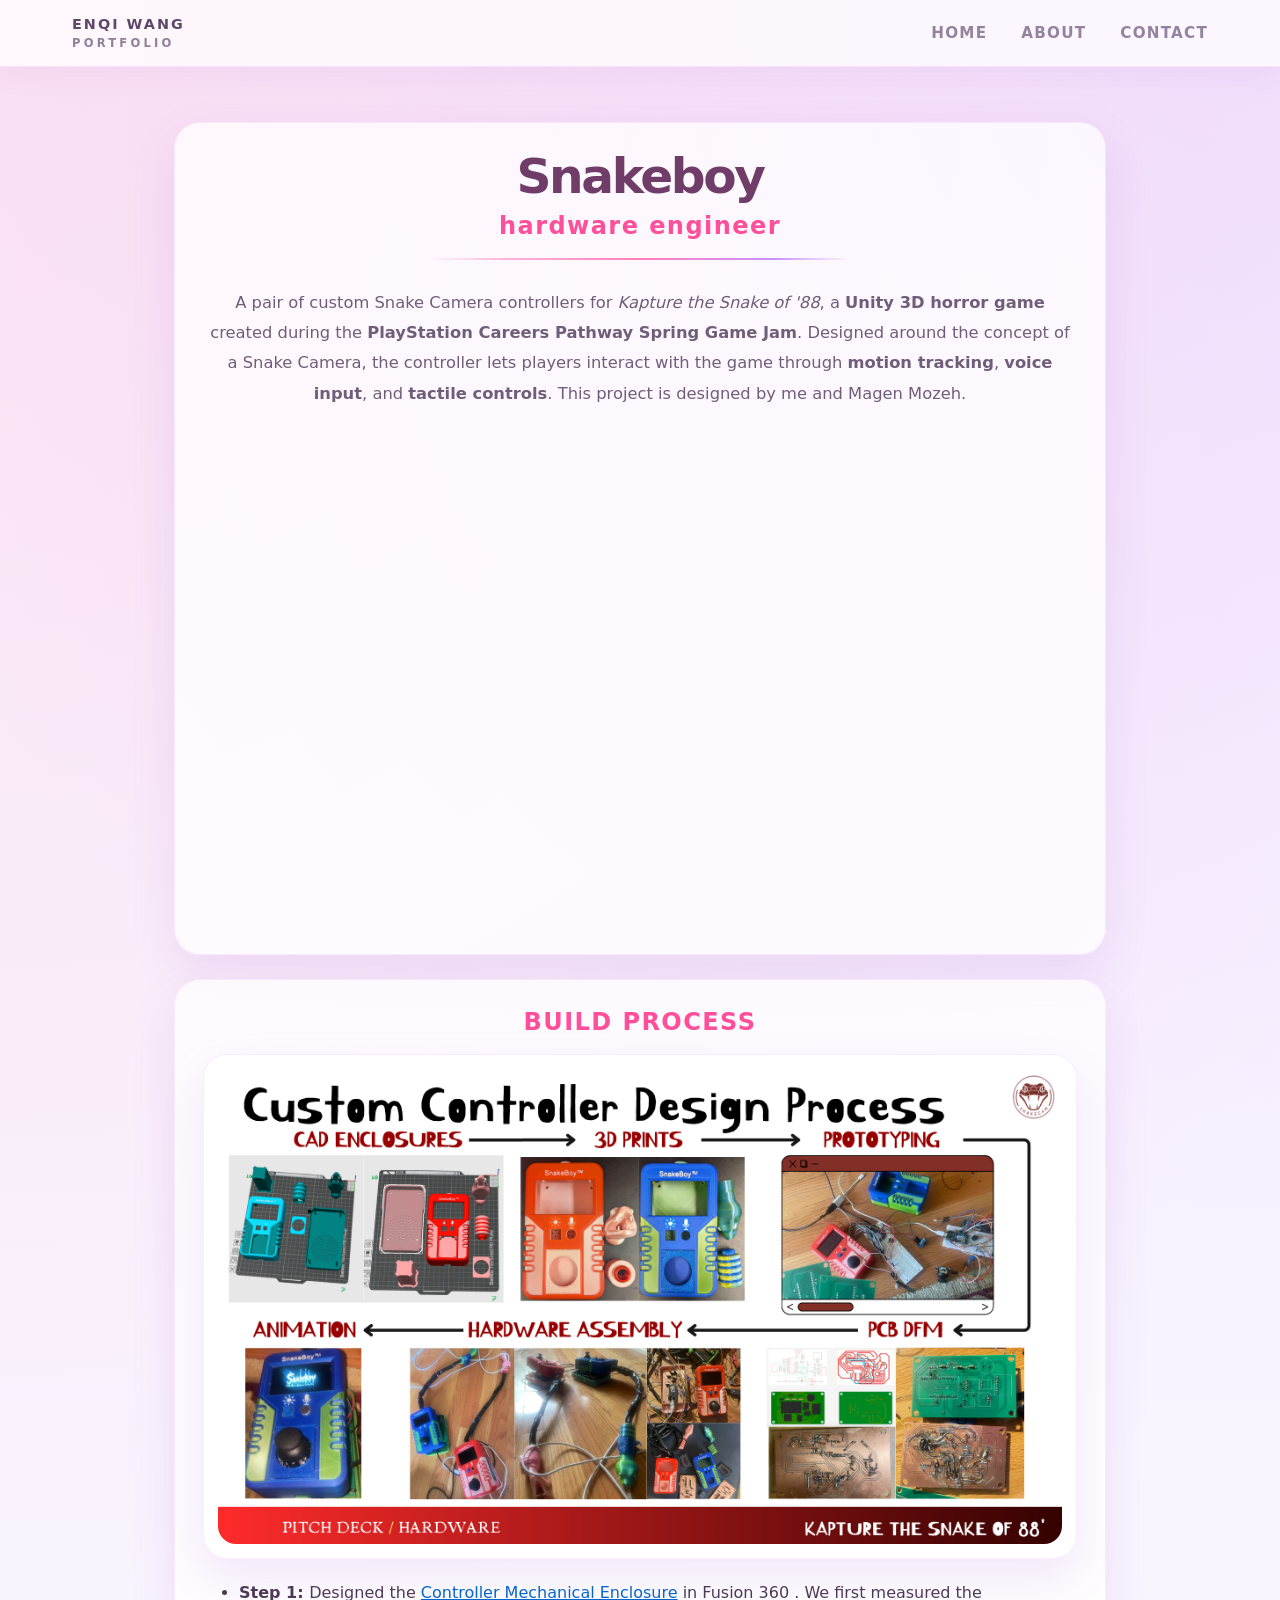
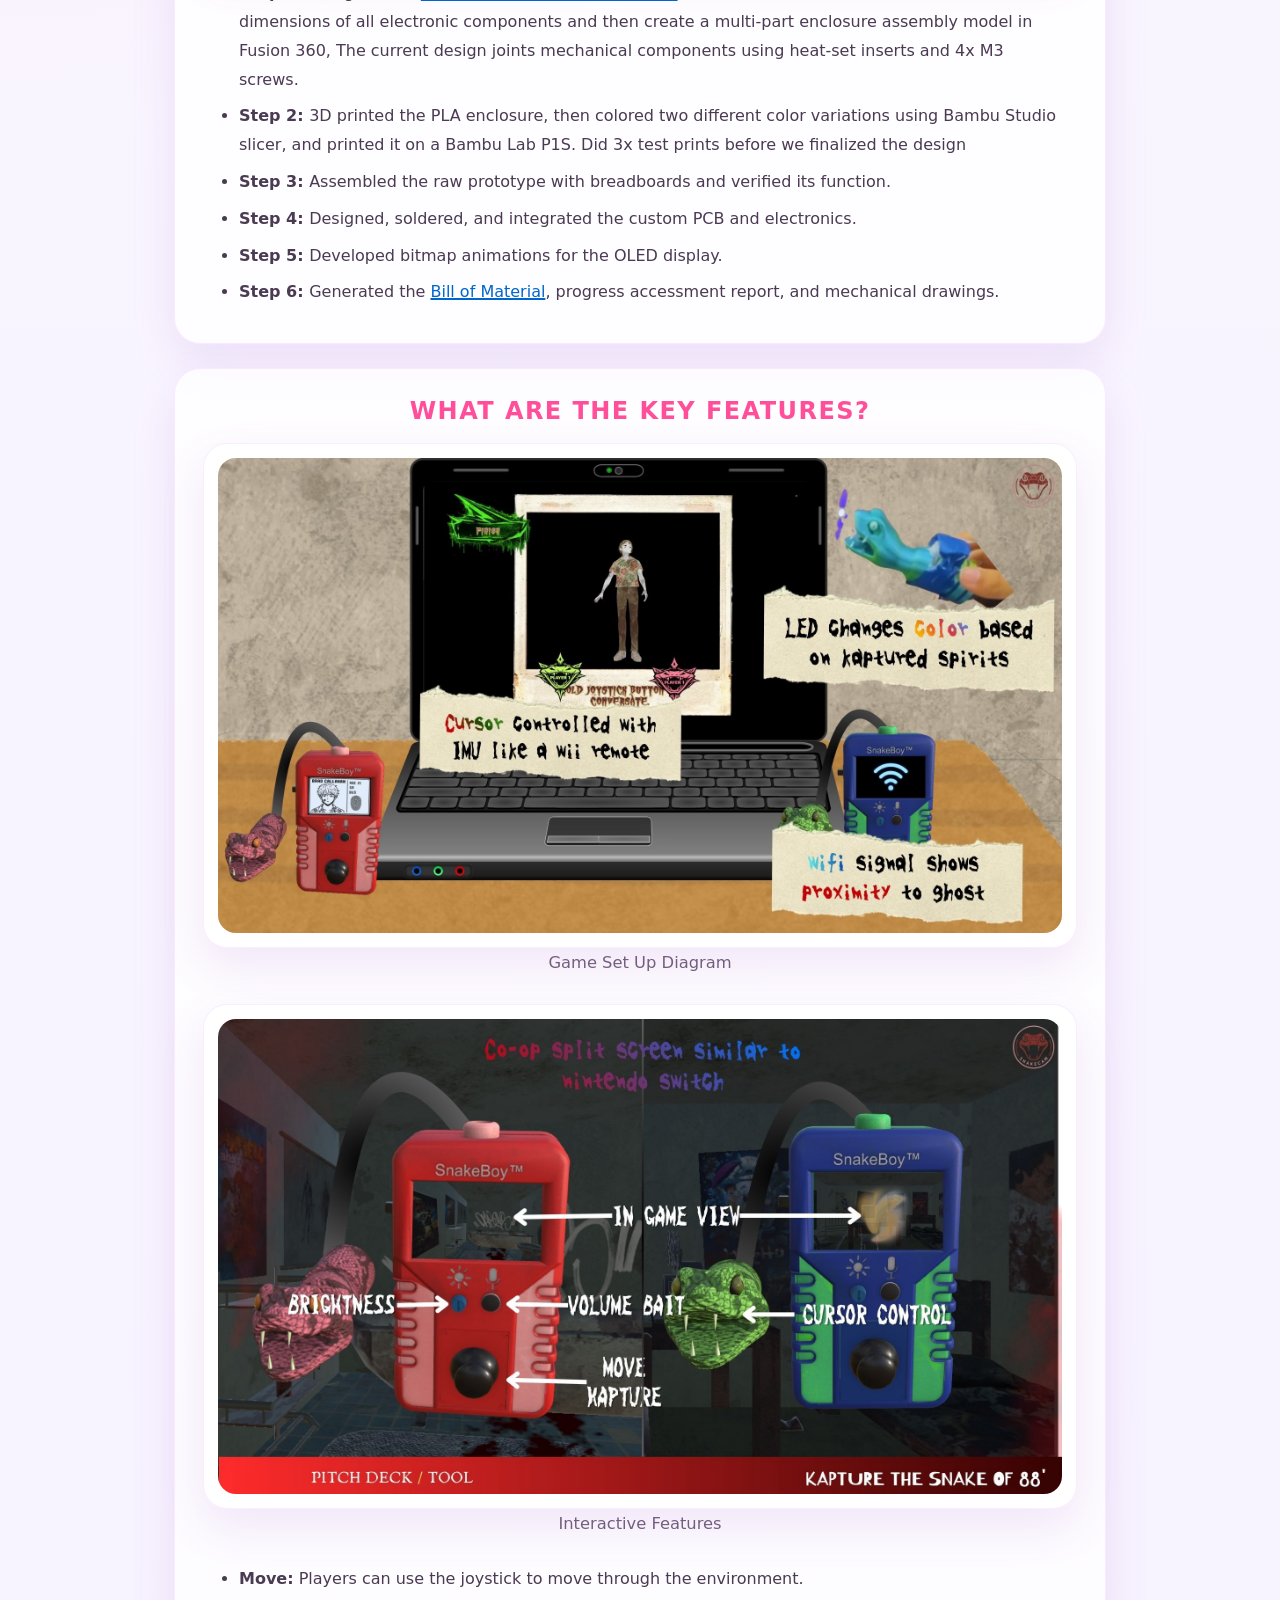
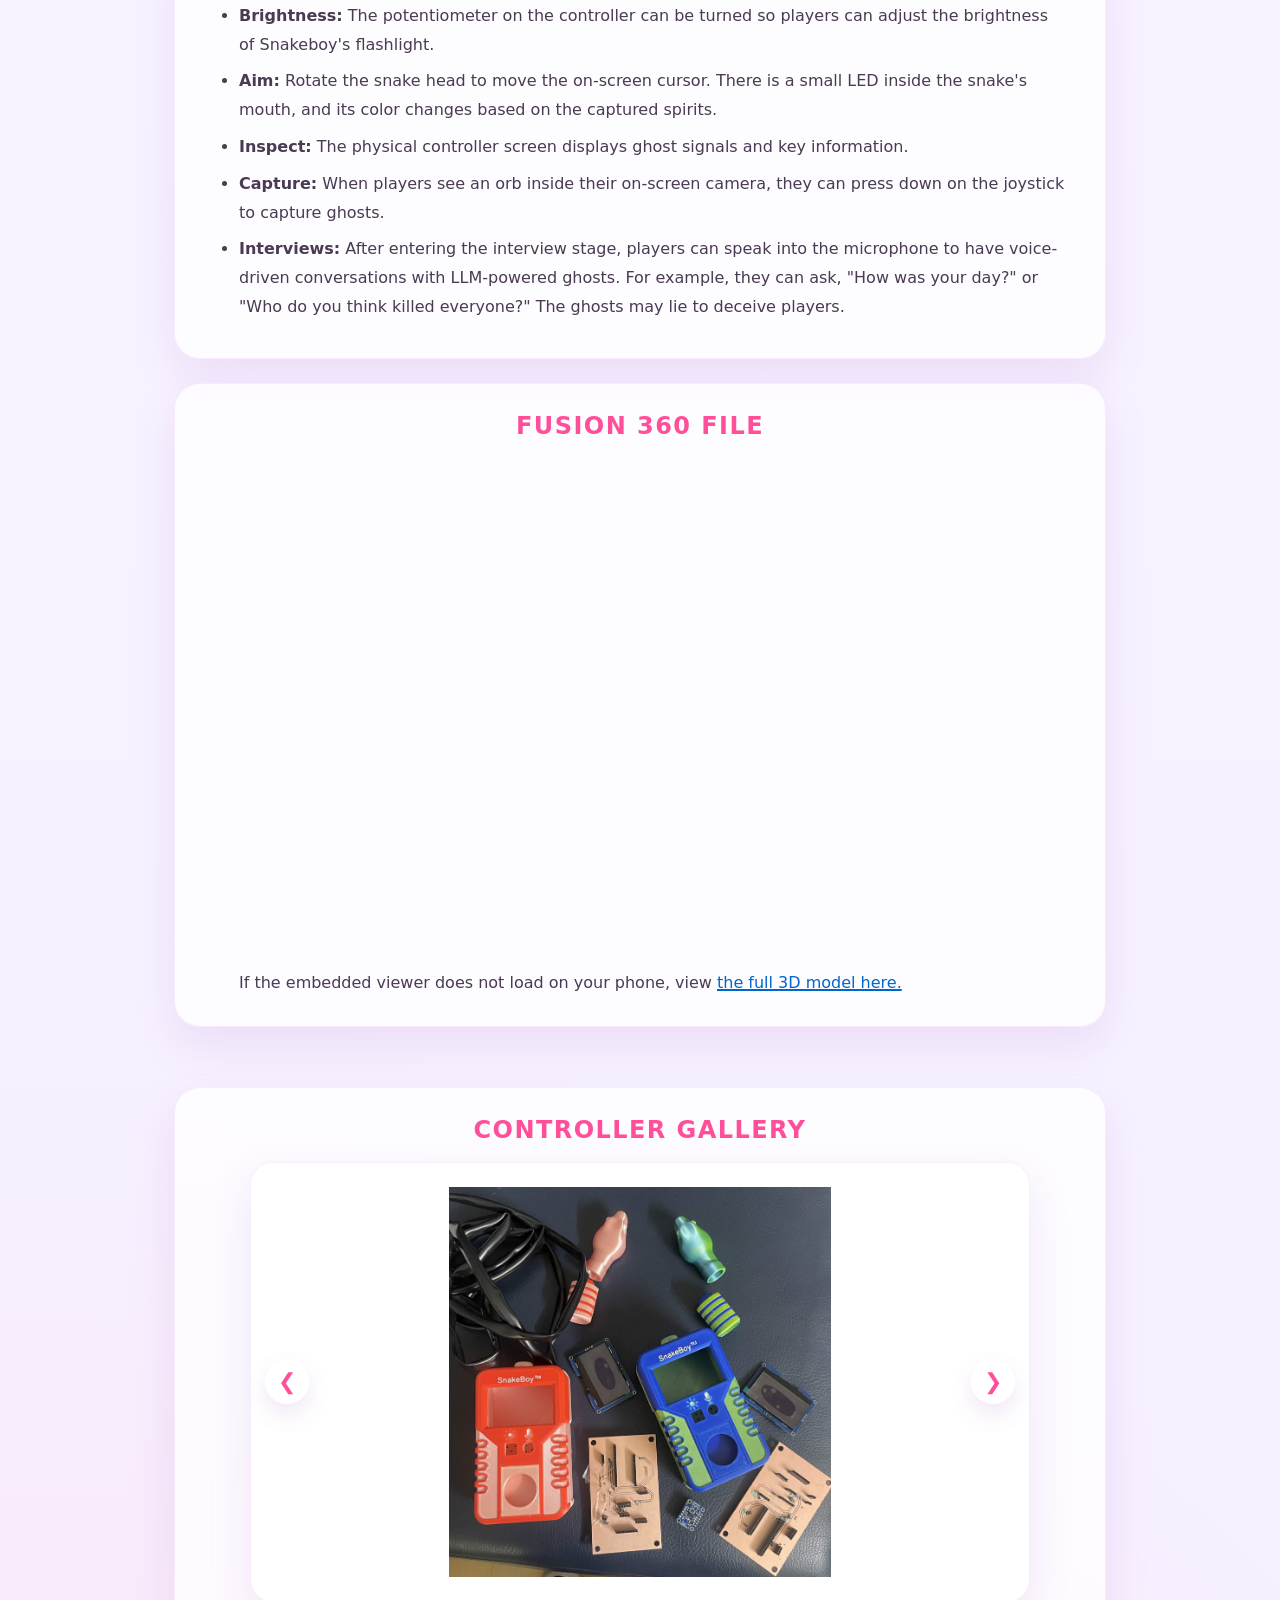
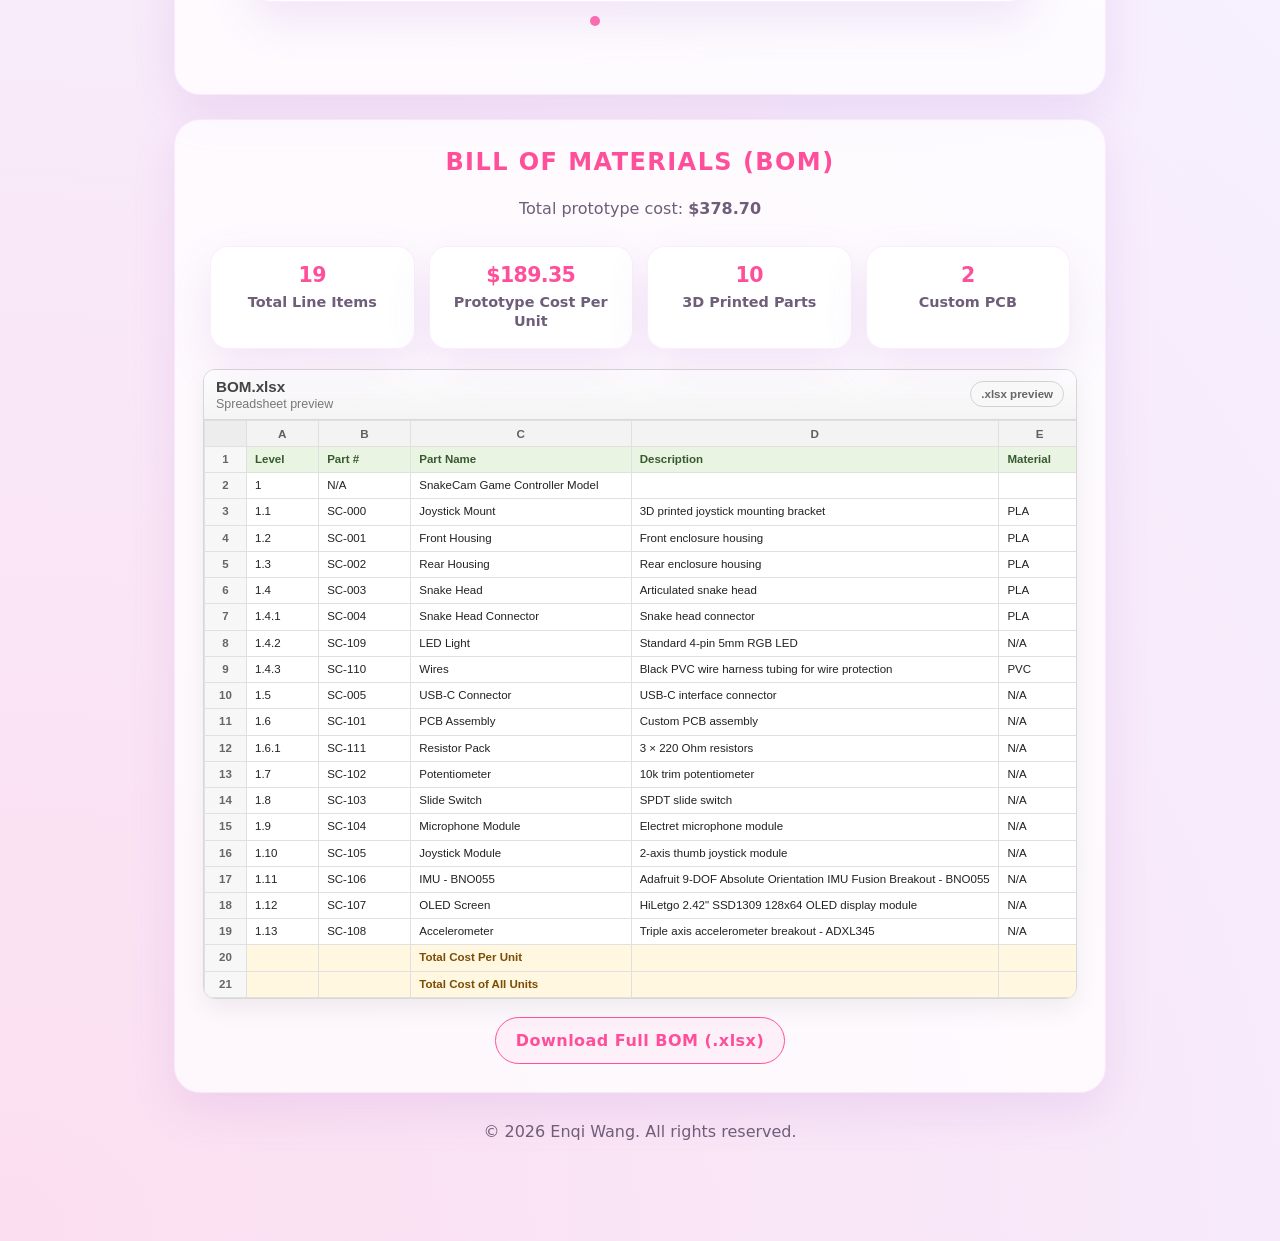
<file: controller.html>
<!DOCTYPE html>
<html lang="en">

<head>
  <meta charset="utf-8" />
  <meta name="viewport" content="width=device-width, initial-scale=1.0" />
  <title>Snakeboy Customized Controller | Enqi Wang</title>
  <link rel="stylesheet" href="css/project.css">
</head>

<body>
  <header>
    <div class="header-inner">
      <a href="index.html#home" class="brand">
        ENQI WANG
        <small>PORTFOLIO</small>
      </a>
      <nav aria-label="Primary">
        <a href="index.html#home">HOME</a>
        <a href="index.html#about">ABOUT</a>
        <a href="index.html#contact">CONTACT</a>
      </nav>
    </div>
  </header>

  <main>
    <section class="section">
      <h1 class="section-title">Snakeboy</h1>
      <h2 class="gallery-title" style="text-transform: lowercase;">Hardware Engineer</h2>
      <div class="underline"></div>
      <p class="lead">
        A pair of custom Snake Camera controllers for <em>Kapture the Snake of '88</em>, a <strong>Unity
          3D horror game</strong> created during the <strong>PlayStation Careers Pathway Spring Game Jam</strong>.
        Designed around the concept of a <span class="highlight">Snake Camera</span>, the controller lets players
        interact with the game through
        <strong>motion tracking</strong>, <strong>voice input</strong>, and <strong>tactile controls</strong>. This
        project is designed by me and Magen Mozeh.

      </p>
      <div class="hero-media">
        <div class="video-container">
          <iframe width="560" height="315" src="https://www.youtube.com/embed/vpfd0HTc_ak?si=khTxdRoas_vX7HNM"
            title="YouTube video player" frameborder="0"
            allow="accelerometer; autoplay; clipboard-write; encrypted-media; gyroscope; picture-in-picture; web-share"
            referrerpolicy="strict-origin-when-cross-origin" allowfullscreen></iframe>
        </div>

      </div>
    </section>


    <section class="process-section">
      <h2 class="gallery-title">Build Process</h2>


      <div class="process-card">
        <img src="icons_images/Controller/Controller_Design_Process.png" alt="Controller Process" class="process-image">
      </div>
      <ul class="process-list">
        <li><strong>Step 1: </strong>Designed the <a href="#Fusion360">Controller Mechanical Enclosure</a> in Fusion 360
          .
          We first measured the dimensions of all electronic components and then create a multi-part enclosure assembly
          model in Fusion 360,
          The current design joints mechanical components using heat-set inserts and 4x M3 screws.</li>
        <li><strong>Step 2: </strong>3D printed the PLA enclosure, then colored two different color variations using
          Bambu Studio slicer, and printed it on a Bambu Lab P1S. Did 3x test prints before we finalized the design</li>
        <li><strong>Step 3: </strong>Assembled the raw prototype with breadboards and verified its function.</li>
        <li><strong>Step 4: </strong>Designed, soldered, and integrated the custom PCB and electronics. </li>
        <li><strong>Step 5: </strong>Developed bitmap animations for the OLED display.</li>
        <li><strong>Step 6: </strong>Generated the <a href="#BOM">Bill of Material</a>, progress accessment report, and
          mechanical
          drawings.</li>
      </ul>
    </section>
    <section class="process-section">
      <h2 class="gallery-title">What Are the Key Features?</h2>
      <div class="process-card">
        <img src="icons_images/Controller/Controller6.jpg" alt="Controller 6" class="process-image">
      </div>
      <p class="lead">Game Set Up Diagram</p>
      <div class="process-card">
        <img src="icons_images/Controller/Controller5.jpg" alt="Controller 5" class="process-image">
      </div>
      <p class="lead">Interactive Features</p>
      <ul class="process-list">
        <li><strong>Move:</strong> Players can use the joystick to move through the environment.</li>
        <li><strong>Brightness:</strong> The potentiometer on the controller can be turned so players can adjust the
          brightness of Snakeboy's flashlight.</li>
        <li><strong>Aim:</strong> Rotate the snake head to move the on-screen cursor. There is a small LED inside the
          snake's mouth, and its color changes based on the captured spirits.</li>
        <li><strong>Inspect:</strong> The physical controller screen displays ghost signals and key information.</li>
        <li><strong>Capture:</strong> When players see an orb inside their on-screen camera, they can press down on the
          joystick to capture ghosts.</li>
        <li><strong>Interviews:</strong> After entering the interview stage, players can speak into the microphone to
          have voice-driven conversations with LLM-powered ghosts. For example, they can ask, "How was your day?" or
          "Who do you think killed everyone?" The ghosts may lie to deceive players.</li>
      </ul>

    </section>




    <section id="Fusion360" class="process-section">
      <h2 class="gallery-title">Fusion 360 File</h2>
      <div class="video-container">
        <iframe src="https://a360.co/3S0kGeT" title="Fusion 360 viewer" allowfullscreen></iframe>
      </div>
      <p class="process-list">
        If the embedded viewer does not load on your phone,
        view <a href="https://a360.co/3S0kGeT" target="_blank" rel="noopener noreferrer">the full 3D model here.
        </a>
      </p>
    </section>

    <section class="gallery-section">
      <h2 class="gallery-title">Controller Gallery</h2>

      <div class="carousel-card">
        <button class="carousel-btn prev-btn" type="button" aria-label="Previous image">
          &#10094;
        </button>

        <div class="carousel-image-wrap">
          <img id="galleryImage" src="icons_images/Controller/Controller1.png" alt="Controller 1">
        </div>

        <button class="carousel-btn next-btn" type="button" aria-label="Next image">
          &#10095;
        </button>
      </div>

      <div class="carousel-dots" id="carouselDots"></div>
    </section>



    <section class="bom-section" id="BOM">
      <h2 class="gallery-title">Bill of Materials (BOM)</h2>
      <p class="bom-intro">
        Total prototype cost: <strong>$378.70</strong>
      </p>

      <div class="bom-stats">
        <div class="stat">
          <span>19</span>
          <p>Total Line Items</p>
        </div>
        <div class="stat">
          <span>$189.35</span>
          <p>Prototype Cost Per Unit</p>
        </div>
        <div class="stat">
          <span>10</span>
          <p>3D Printed Parts</p>
        </div>
        <div class="stat">
          <span>2</span>
          <p>Custom PCB</p>
        </div>
      </div>

      <div class="sheet-frame" aria-label="BOM spreadsheet preview">
        <div class="sheet-topbar">
          <div>
            <strong>BOM.xlsx</strong>
            <span>Spreadsheet preview</span>
          </div>
          <div class="sheet-pill">.xlsx preview</div>
        </div>

        <div class="sheet-scroll">
          <table class="sheet-table">
            <thead>
              <tr>
                <th class="sheet-corner"></th>
                <th>A</th>
                <th>B</th>
                <th>C</th>
                <th>D</th>
                <th>E</th>
                <th>F</th>
                <th>G</th>
              </tr>
            </thead>
            <tbody>
              <tr class="sheet-header-row">
                <th>1</th>
                <td>Level</td>
                <td>Part #</td>
                <td>Part Name</td>
                <td>Description</td>
                <td>Material</td>
                <td>Cost (USD)</td>
                <td>Vendor</td>
              </tr>
              <tr>
                <th>2</th>
                <td>1</td>
                <td>N/A</td>
                <td>SnakeCam Game Controller Model</td>
                <td></td>
                <td></td>
                <td></td>
                <td></td>
              </tr>
              <tr>
                <th>3</th>
                <td>1.1</td>
                <td>SC-000</td>
                <td>Joystick Mount</td>
                <td>3D printed joystick mounting bracket</td>
                <td>PLA</td>
                <td>$16.00</td>
                <td>Bambu Lab P1S</td>
              </tr>
              <tr>
                <th>4</th>
                <td>1.2</td>
                <td>SC-001</td>
                <td>Front Housing</td>
                <td>Front enclosure housing</td>
                <td>PLA</td>
                <td></td>
                <td>Bambu Lab P1S</td>
              </tr>
              <tr>
                <th>5</th>
                <td>1.3</td>
                <td>SC-002</td>
                <td>Rear Housing</td>
                <td>Rear enclosure housing</td>
                <td>PLA</td>
                <td></td>
                <td>Bambu Lab P1S</td>
              </tr>
              <tr>
                <th>6</th>
                <td>1.4</td>
                <td>SC-003</td>
                <td>Snake Head</td>
                <td>Articulated snake head</td>
                <td>PLA</td>
                <td></td>
                <td>Bambu Lab P1S</td>
              </tr>
              <tr>
                <th>7</th>
                <td>1.4.1</td>
                <td>SC-004</td>
                <td>Snake Head Connector</td>
                <td>Snake head connector</td>
                <td>PLA</td>
                <td></td>
                <td>Bambu Lab P1S</td>
              </tr>
              <tr>
                <th>8</th>
                <td>1.4.2</td>
                <td>SC-109</td>
                <td>LED Light</td>
                <td>Standard 4-pin 5mm RGB LED</td>
                <td>N/A</td>
                <td>$1.00</td>
                <td>Amazon</td>
              </tr>
              <tr>
                <th>9</th>
                <td>1.4.3</td>
                <td>SC-110</td>
                <td>Wires</td>
                <td>Black PVC wire harness tubing for wire protection</td>
                <td>PVC</td>
                <td>$10.00</td>
                <td>uxcell</td>
              </tr>
              <tr>
                <th>10</th>
                <td>1.5</td>
                <td>SC-005</td>
                <td>USB-C Connector</td>
                <td>USB-C interface connector</td>
                <td>N/A</td>
                <td>$5.00</td>
                <td>Amazon</td>
              </tr>
              <tr>
                <th>11</th>
                <td>1.6</td>
                <td>SC-101</td>
                <td>PCB Assembly</td>
                <td>Custom PCB assembly</td>
                <td>N/A</td>
                <td>$70.00</td>
                <td>PCBWay</td>
              </tr>
              <tr>
                <th>12</th>
                <td>1.6.1</td>
                <td>SC-111</td>
                <td>Resistor Pack</td>
                <td>3 × 220 Ohm resistors</td>
                <td>N/A</td>
                <td>$0.45</td>
                <td></td>
              </tr>
              <tr>
                <th>13</th>
                <td>1.7</td>
                <td>SC-102</td>
                <td>Potentiometer</td>
                <td>10k trim potentiometer</td>
                <td>N/A</td>
                <td>$1.25</td>
                <td>SparkFun</td>
              </tr>
              <tr>
                <th>14</th>
                <td>1.8</td>
                <td>SC-103</td>
                <td>Slide Switch</td>
                <td>SPDT slide switch</td>
                <td>N/A</td>
                <td>$1.75</td>
                <td>SparkFun</td>
              </tr>
              <tr>
                <th>15</th>
                <td>1.9</td>
                <td>SC-104</td>
                <td>Microphone Module</td>
                <td>Electret microphone module</td>
                <td>N/A</td>
                <td>$1.67</td>
                <td>Weewooday</td>
              </tr>
              <tr>
                <th>16</th>
                <td>1.10</td>
                <td>SC-105</td>
                <td>Joystick Module</td>
                <td>2-axis thumb joystick module</td>
                <td>N/A</td>
                <td>$3.50</td>
                <td>Amazon</td>
              </tr>
              <tr>
                <th>17</th>
                <td>1.11</td>
                <td>SC-106</td>
                <td>IMU - BNO055</td>
                <td>Adafruit 9-DOF Absolute Orientation IMU Fusion Breakout - BNO055</td>
                <td>N/A</td>
                <td>$37.79</td>
                <td>Adafruit</td>
              </tr>
              <tr>
                <th>18</th>
                <td>1.12</td>
                <td>SC-107</td>
                <td>OLED Screen</td>
                <td>HiLetgo 2.42&quot; SSD1309 128x64 OLED display module</td>
                <td>N/A</td>
                <td>$16.99</td>
                <td>HiLetgo</td>
              </tr>
              <tr>
                <th>19</th>
                <td>1.13</td>
                <td>SC-108</td>
                <td>Accelerometer</td>
                <td>Triple axis accelerometer breakout - ADXL345</td>
                <td>N/A</td>
                <td>$23.95</td>
                <td>SparkFun</td>
              </tr>
              <tr class="sheet-total-row">
                <th>20</th>
                <td></td>
                <td></td>
                <td><strong>Total Cost Per Unit</strong></td>
                <td></td>
                <td></td>
                <td><strong>$189.35</strong></td>
                <td></td>
              </tr>
              <tr class="sheet-total-row">
                <th>21</th>
                <td></td>
                <td></td>
                <td><strong>Total Cost of All Units</strong></td>
                <td></td>
                <td></td>
                <td><strong>$378.70</strong></td>
                <td></td>
              </tr>
            </tbody>
          </table>
        </div>
      </div>

      <div class="bom-actions">
        <a class="download-btn" href="icons_images/Controller/BOM.xlsx" download>
          Download Full BOM (.xlsx)
        </a>
      </div>
    </section>
    <p class="bom-intro">
      © 2026 Enqi Wang. All rights reserved.
    </p>
  </main>

  <script>
    const galleryImages = [
      "icons_images/Controller/Controller7.png",
      "icons_images/Controller/measurements.png",

      "icons_images/Controller/Controller1.png",
      "icons_images/Controller/Controller2.png",
      "icons_images/Controller/Controller3.png",
      "icons_images/Controller/Controller4.png",

    ];

    const galleryAlts = [
      "Snakeboy controller parts and electronics",
      "Electronic component measurements",
      "Snakeboy controller design, view 1",
      "Snakeboy controller design, view 2",
      "Snakeboy controller design, view 3",
      "Snakeboy controller design, view 4"
    ];

    let currentIndex = 0;

    const galleryImage = document.getElementById("galleryImage");
    const prevBtn = document.querySelector(".prev-btn");
    const nextBtn = document.querySelector(".next-btn");
    const dotsContainer = document.getElementById("carouselDots");

    function renderDots() {
      dotsContainer.innerHTML = "";
      galleryImages.forEach((_, index) => {
        const dot = document.createElement("button");
        dot.className = "carousel-dot" + (index === currentIndex ? " active" : "");
        dot.type = "button";
        dot.setAttribute("aria-label", `View image ${index + 1}`);
        dot.addEventListener("click", () => {
          currentIndex = index;
          updateGallery();
        });
        dotsContainer.appendChild(dot);
      });
    }

    function updateGallery() {
      galleryImage.src = galleryImages[currentIndex];
      galleryImage.alt = galleryAlts[currentIndex];
      galleryImage.setAttribute("aria-label", `Enlarge image: ${galleryAlts[currentIndex]}`);
      renderDots();
    }

    prevBtn.addEventListener("click", () => {
      currentIndex = (currentIndex - 1 + galleryImages.length) % galleryImages.length;
      updateGallery();
    });

    nextBtn.addEventListener("click", () => {
      currentIndex = (currentIndex + 1) % galleryImages.length;
      updateGallery();
    });

    updateGallery();
  </script>
  <script src="js/image-viewer.js"></script>
</body>

</html>
</file>
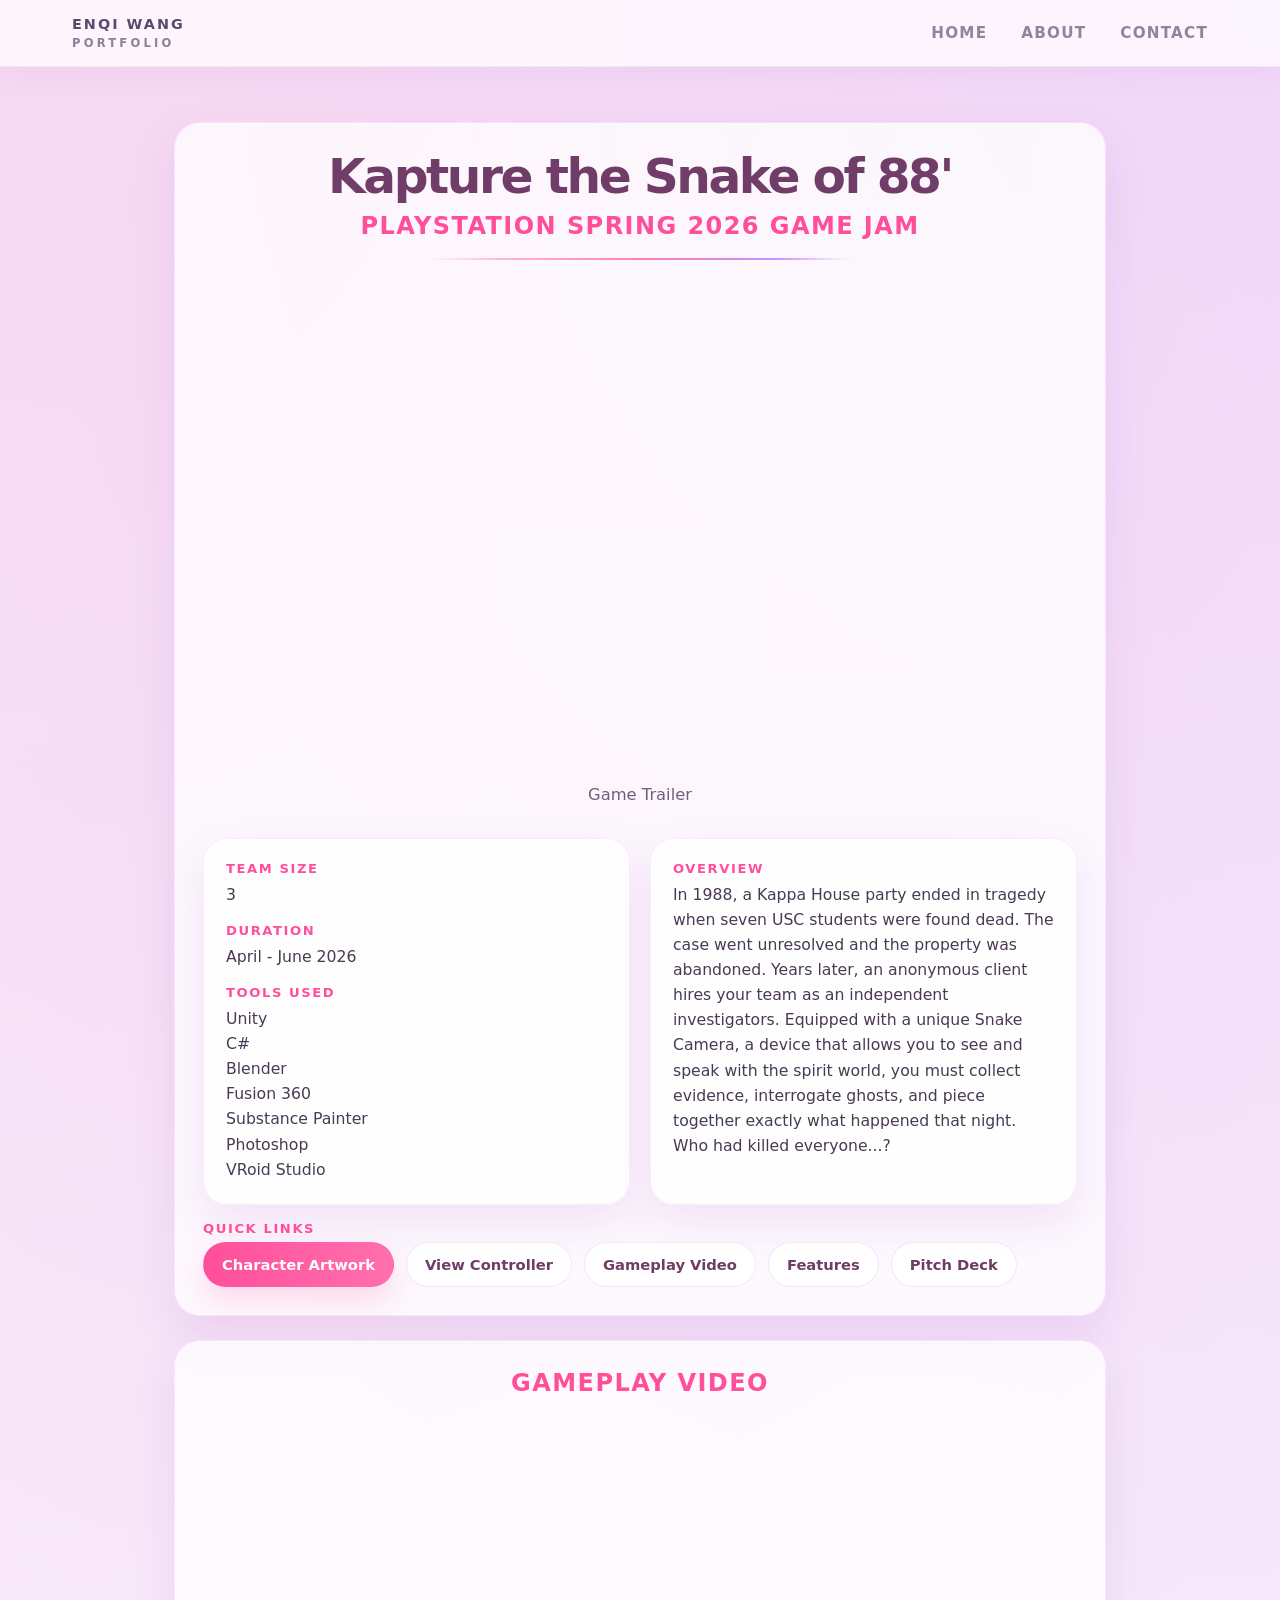
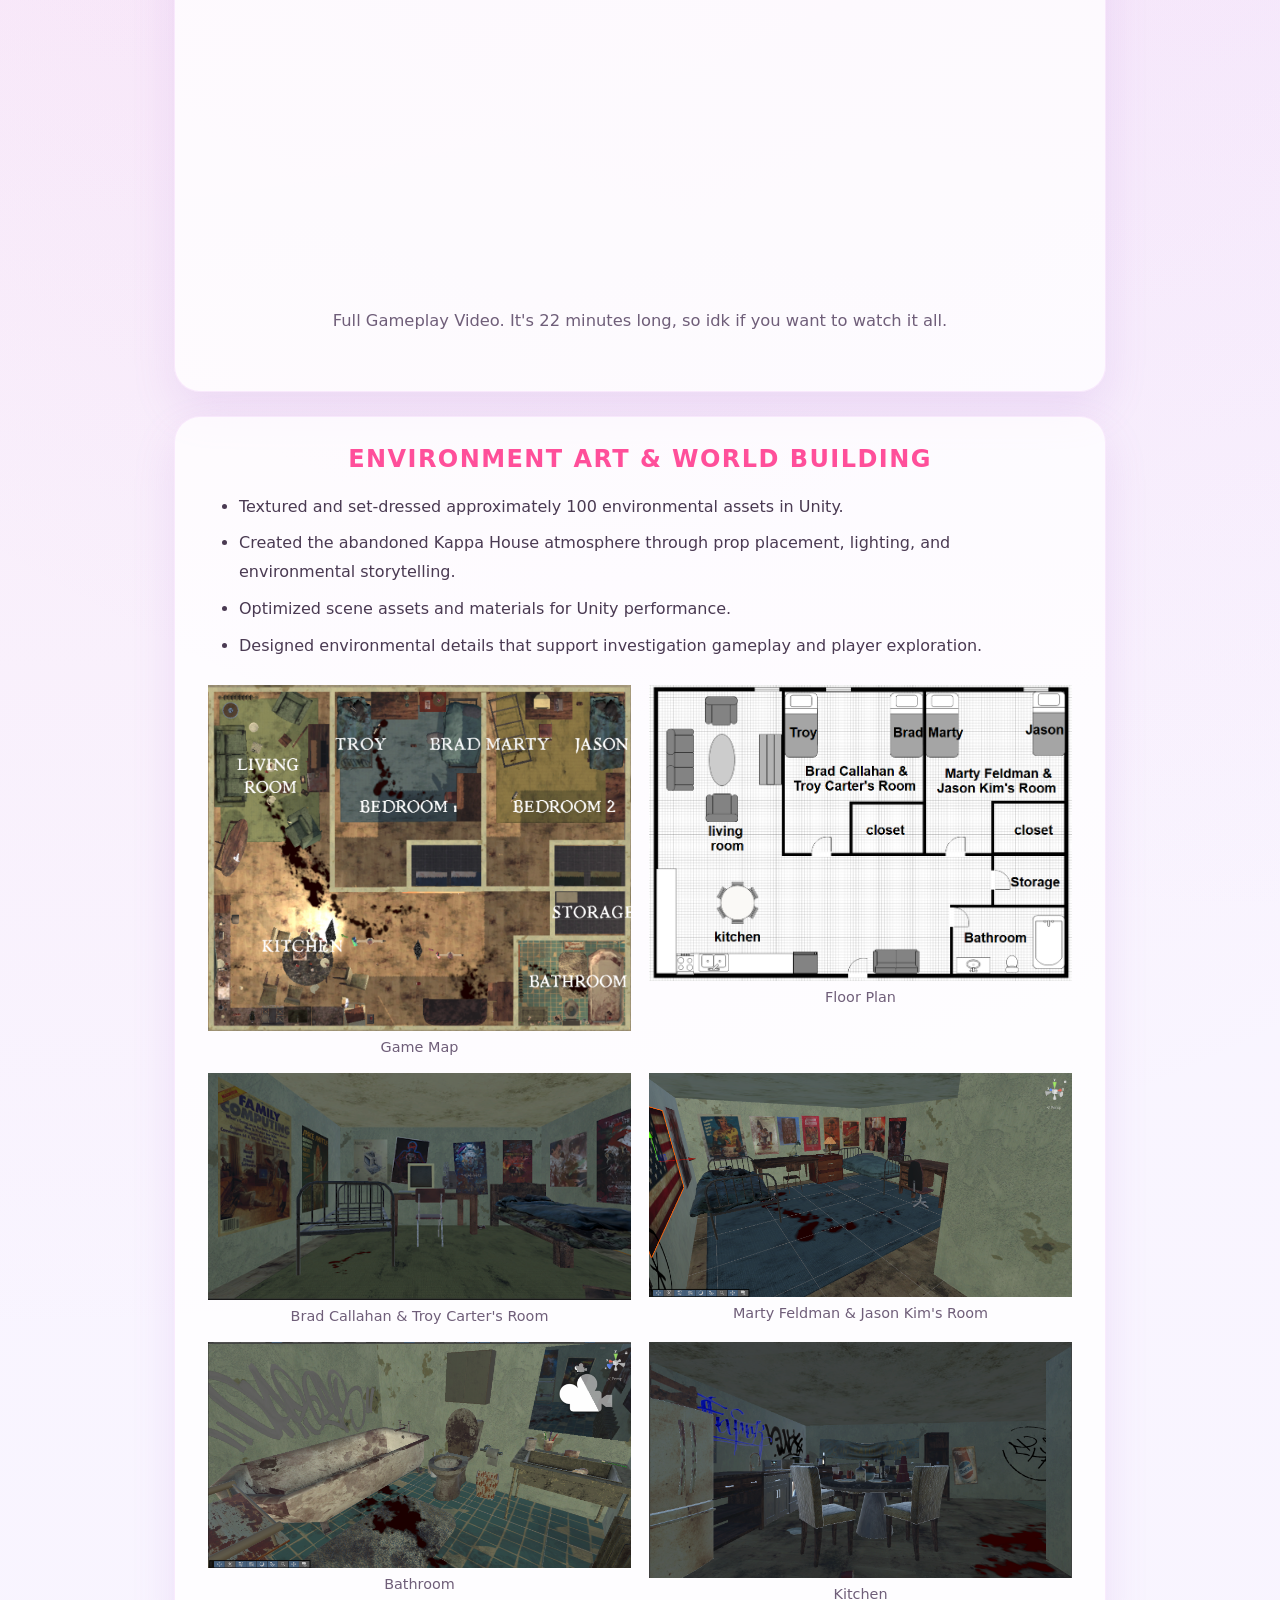
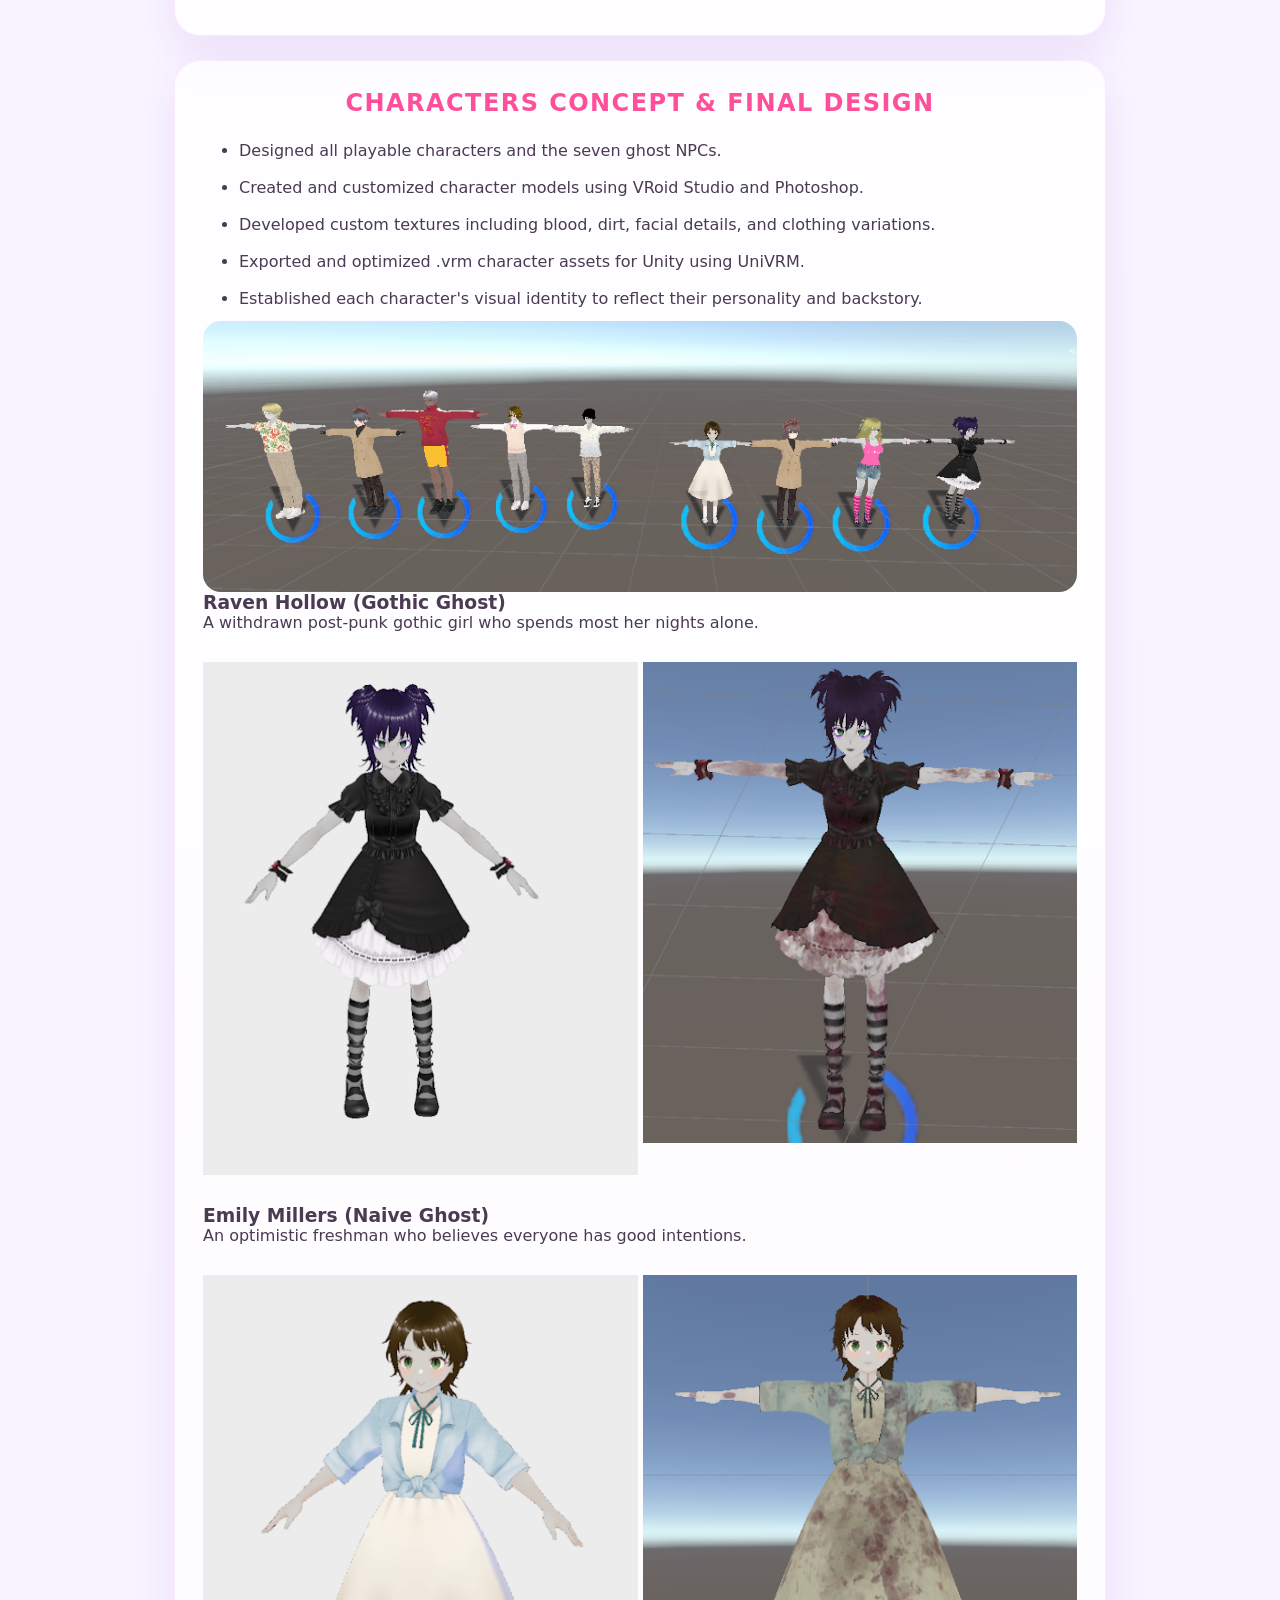
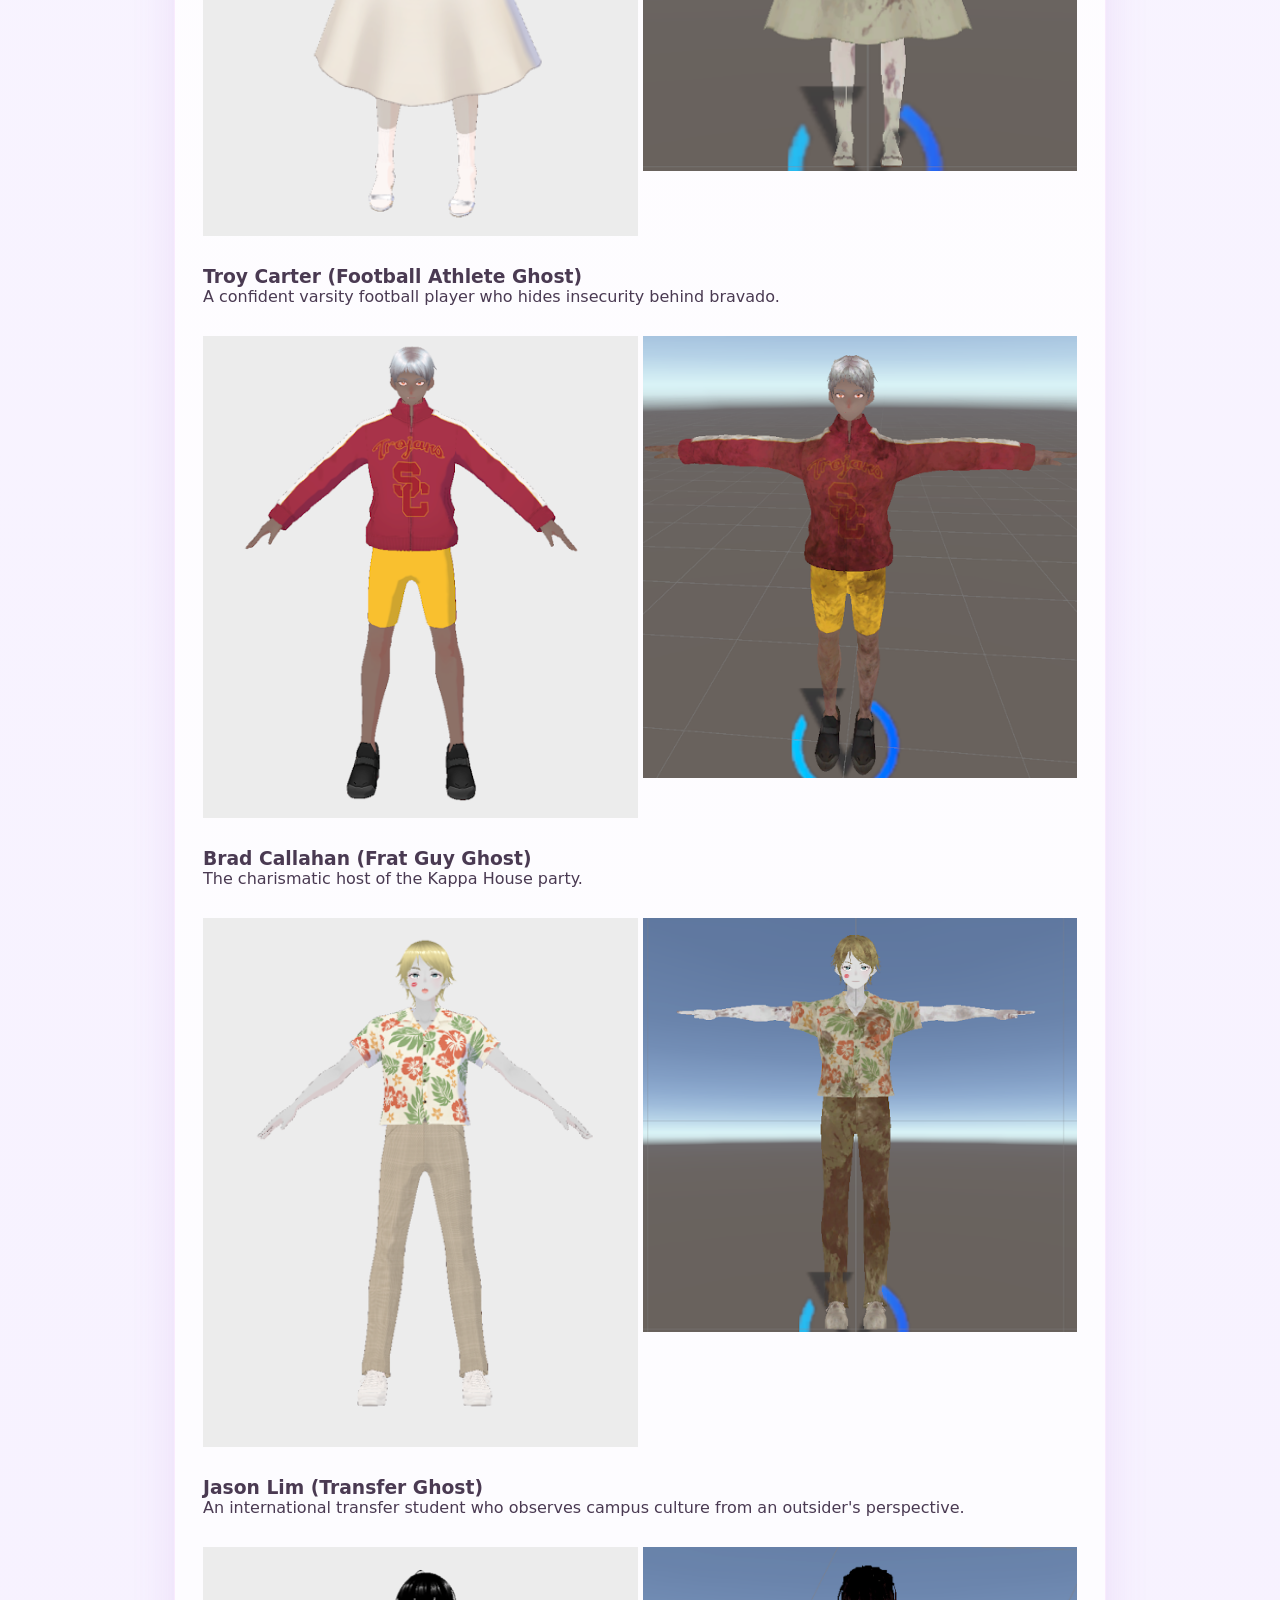
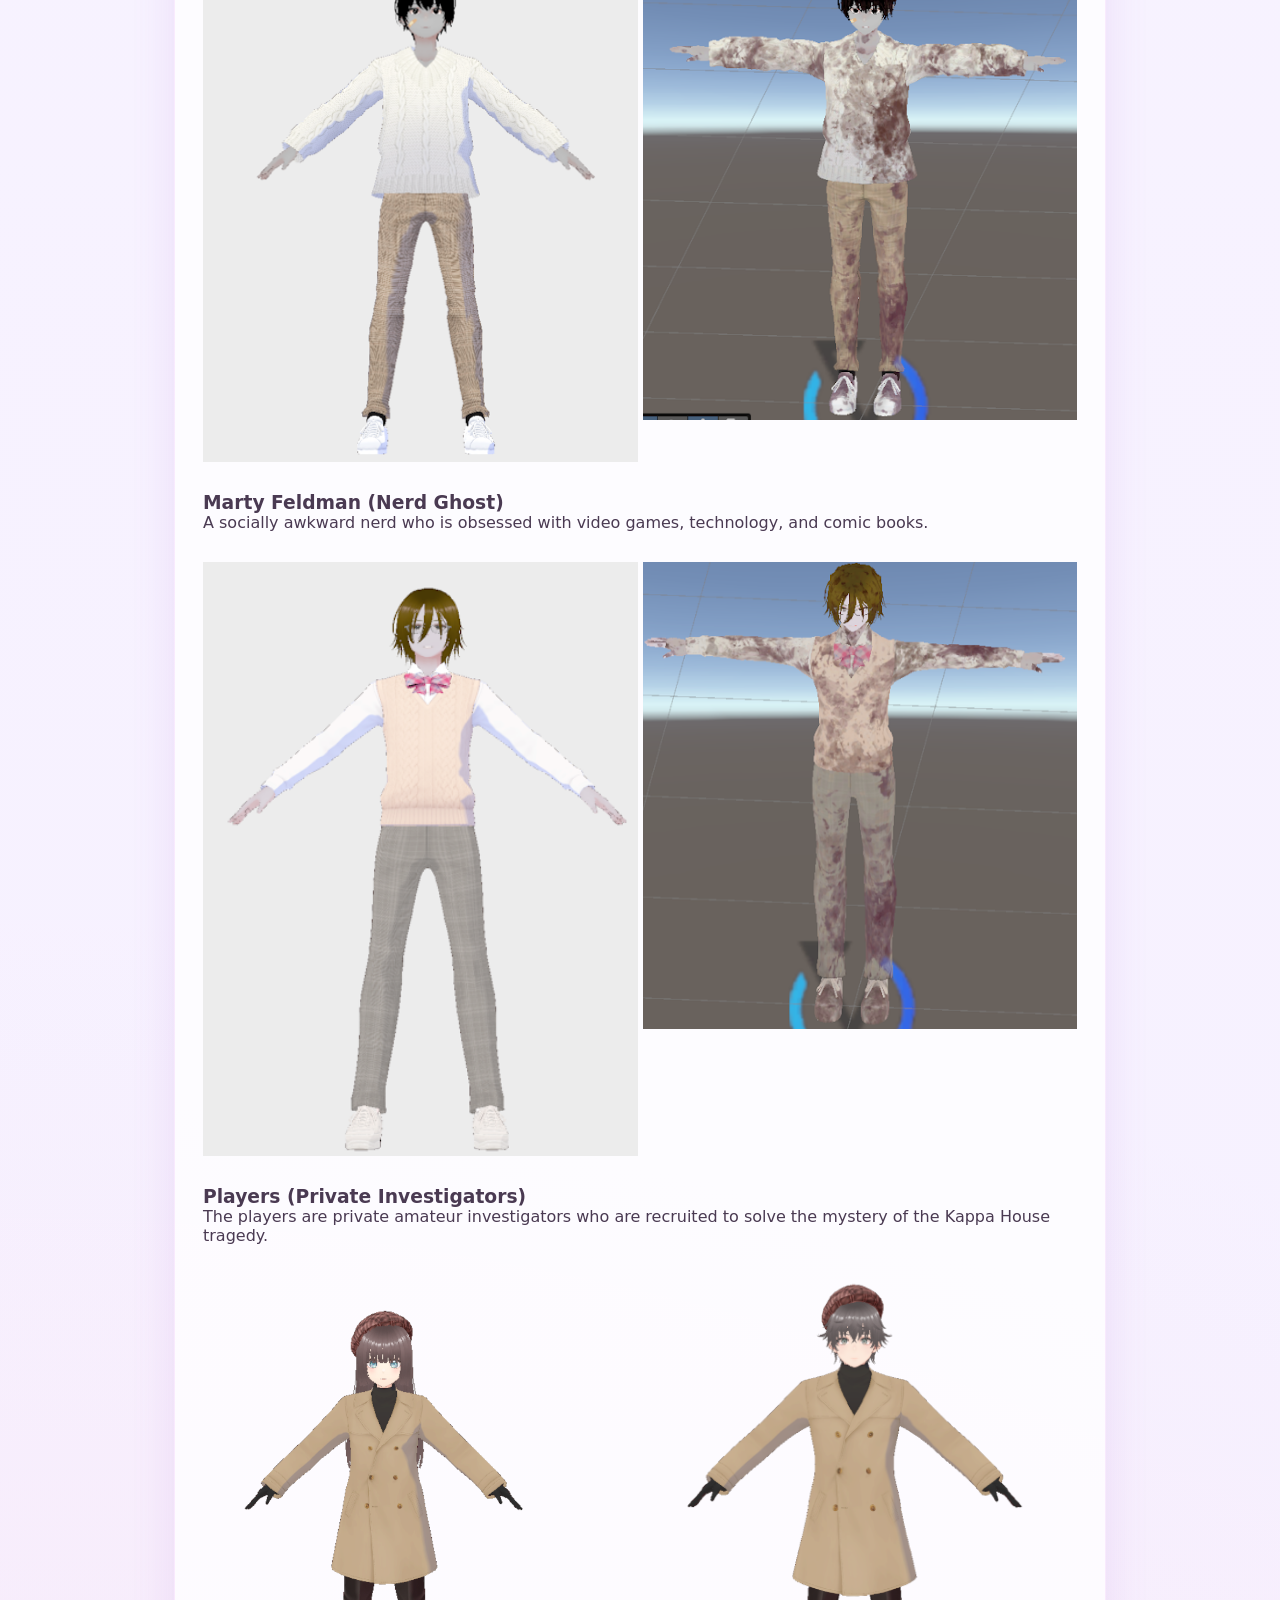
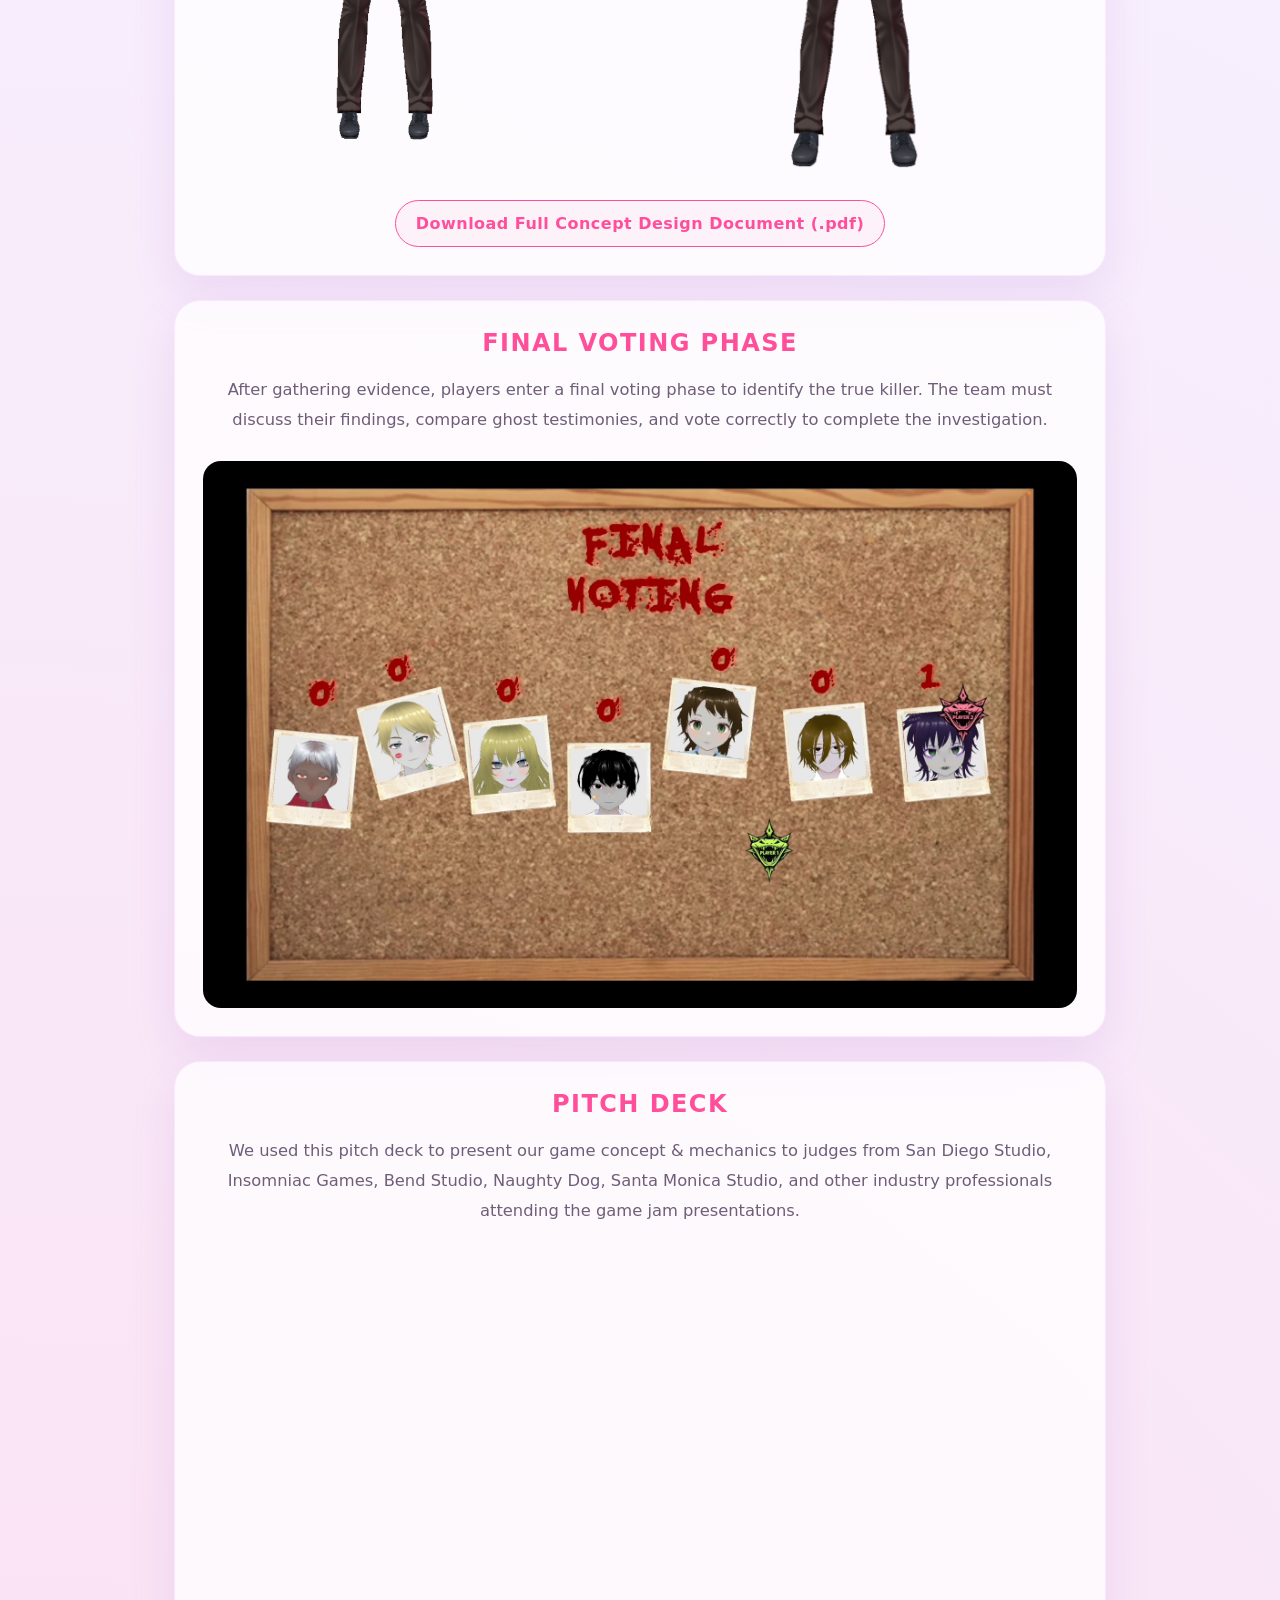
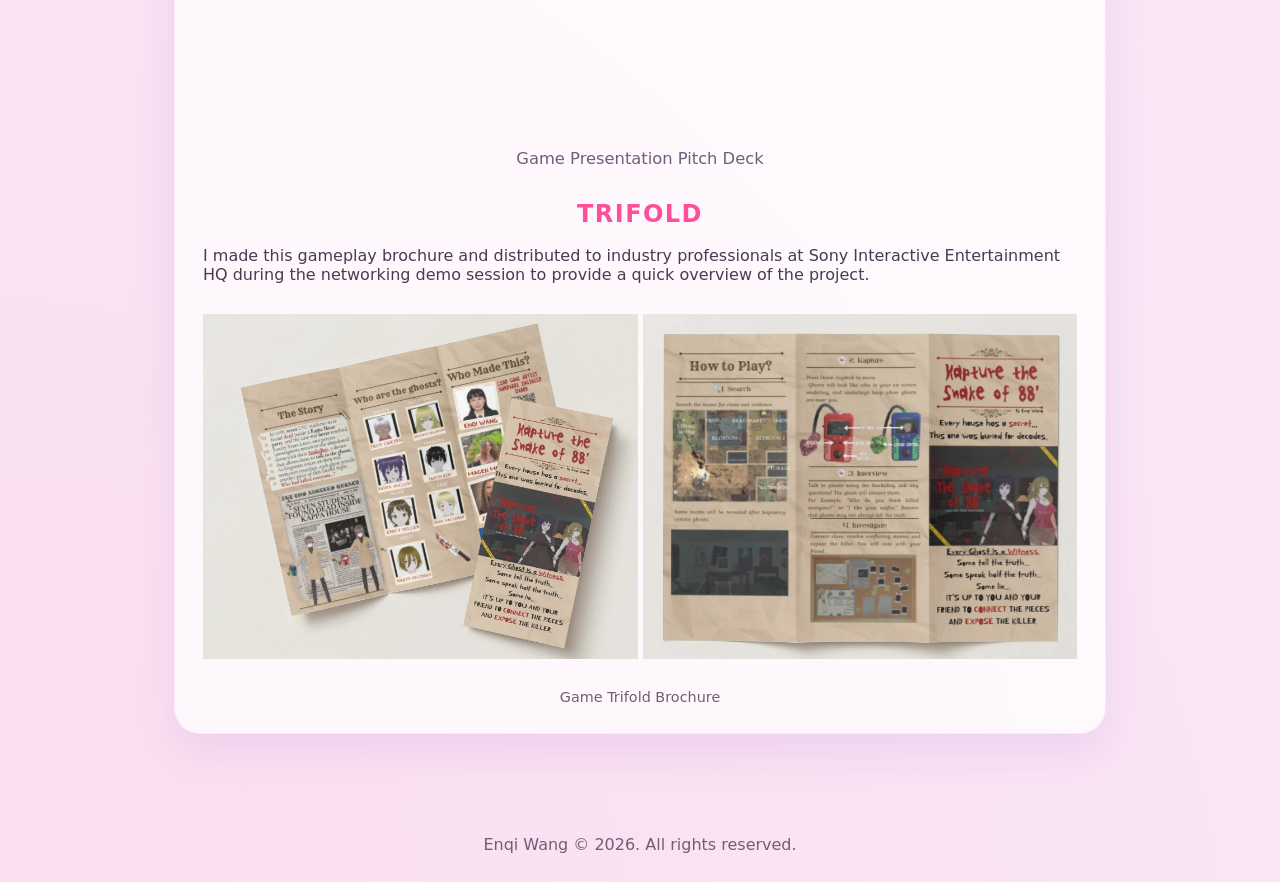
<file: kapture.html>
<!DOCTYPE html>
<html lang="en">

<head>
  <meta charset="utf-8" />
  <meta name="viewport" content="width=device-width, initial-scale=1.0" />
  <title>Kapture the Snake of 88' | Enqi Wang</title>
  <link rel="stylesheet" href="css/project.css">

  <style>
    .label {
      display: block;
      font-size: 0.82rem;
      letter-spacing: 0.12em;
      text-transform: uppercase;
      color: var(--pink-strong);
      font-weight: 900;
      margin-bottom: 6px;
    }

    .value {
      color: var(--text);
      line-height: 1.6;
      font-size: 0.98rem;
    }

    .button-row {
      display: flex;
      flex-wrap: wrap;
      gap: 12px;
      margin-top: 4px;
    }

    .primary-btn,
    .secondary-btn {
      display: inline-flex;
      align-items: center;
      justify-content: center;
      padding: 13px 18px;
      border-radius: 999px;
      font-weight: 800;
      font-size: 0.92rem;
      transition: 0.2s ease;
      border: 1px solid transparent;
      cursor: pointer;
      white-space: nowrap;
    }

    .primary-btn {
      background: linear-gradient(90deg, var(--pink-strong), var(--pink));
      color: white;
      box-shadow: 0 14px 28px rgba(255, 79, 154, 0.18);
    }

    .primary-btn:hover {
      transform: translateY(-2px);
      box-shadow: 0 18px 34px rgba(255, 79, 154, 0.24);
    }

    .secondary-btn {
      background: rgba(255, 255, 255, 0.9);
      color: #6f3d67;
      border-color: rgba(214, 107, 232, 0.18);
    }

    .secondary-btn:hover {
      border-color: rgba(255, 111, 174, 0.26);
      transform: translateY(-2px);
    }

    .box {
      background: rgba(255, 255, 255, 0.86);
      border: 1px solid rgba(214, 107, 232, 0.12);
      border-radius: 24px;
      box-shadow: var(--shadow);
      padding: 22px;
    }

    .box h3 {
      font-size: 1.05rem;
      color: #6f3d67;
      font-weight: 900;
      margin-bottom: 10px;
    }

    .box p {
      color: var(--muted);
      line-height: 1.8;
      font-size: 0.98rem;
    }


  </style>
</head>

<body>
  <header>
    <div class="header-inner">
      <a href="index.html#home" class="brand">
        ENQI WANG
        <small>PORTFOLIO</small>
      </a>

      <nav aria-label="Primary">
        <a href="index.html#home">HOME</a>
        <a href="index.html#about">ABOUT</a>
        <a href="index.html#contact">CONTACT</a>
      </nav>
    </div>
  </header>
  <main>
    <section class="process-section">

      <h1 class="section-title">Kapture the Snake of 88'</h1>
      <h2 class="gallery-title">PlayStation Spring 2026 Game Jam</h2>
      <div class="underline"></div>

      <div class="video-container">
        <iframe width="560" height="315" src="https://www.youtube.com/embed/zi7P7Dct2Qg?si=0zG7CU_fKBsefjIh"
          title="YouTube video player" frameborder="0"
          allow="accelerometer; autoplay; clipboard-write; encrypted-media; gyroscope; picture-in-picture; web-share"
          referrerpolicy="strict-origin-when-cross-origin" allowfullscreen></iframe>

      </div>
      <p class="lead"> Game Trailer
      </p>
      <div class="section-row">
        <div class="box">
          <span class="label">Team Size</span>
          <div class="value">3</div>

          <span class="label" style="margin-top: 16px;">Duration</span>
          <div class="value">April - June 2026</div>

          <span class="label" style="margin-top: 16px;">Tools Used</span>
          <div class="value">
            Unity<br>
            C#<br>
            Blender<br>
            Fusion 360<br>
            Substance Painter<br>
            Photoshop<br>
            VRoid Studio
          </div>
        </div>

        <div class="box">
          <span class="label">Overview</span>
          <div class="value">
            In 1988, a Kappa House party ended in tragedy when seven USC students were found dead. The case
            went unresolved and the property was abandoned. Years later, an anonymous client hires your team as an
            independent
            investigators. Equipped with a unique Snake Camera, a device that allows you to see and speak with the
            spirit
            world, you
            must collect evidence, interrogate ghosts, and piece together exactly what happened that night.
            Who had killed everyone...?
          </div>

        </div>
      </div>
      <span class="label" style="margin-top:16px;">Quick Links</span>

      <div class="button-row">
        <a class="primary-btn" href="#character-art">Character Artwork</a>
        <a class="secondary-btn" href="controller.html">View Controller</a>
        <a class="secondary-btn" href="#gameplay-video">Gameplay Video</a>
        <a class="secondary-btn" href="#resources">Features</a>
        <a class="secondary-btn" href="#pitch-deck">Pitch Deck</a>
      </div>
    </section>


    <section class="section" id="gameplay-video">
      <h2 class="gallery-title">Gameplay Video</h2>
      <div class="video-container">
        <iframe width="560" height="315" src="https://www.youtube.com/embed/vpfd0HTc_ak?si=khTxdRoas_vX7HNM"
          title="YouTube video player" frameborder="0"
          allow="accelerometer; autoplay; clipboard-write; encrypted-media; gyroscope; picture-in-picture; web-share"
          referrerpolicy="strict-origin-when-cross-origin" allowfullscreen></iframe>

      </div>
      <p class="lead">
        Full Gameplay Video. It's 22 minutes long, so idk if you want to watch it all.
      </p>
    </section>
    <section class="section">
      <h2 class="gallery-title" style="margin-bottom: 12px;">
        Environment Art &amp; World Building
      </h2>

      <ul class="process-list">
        <li>Textured and set-dressed approximately 100 environmental assets in Unity.</li>

        <li>Created the abandoned Kappa House atmosphere through prop placement, lighting, and environmental
          storytelling.</li>

        <li>Optimized scene assets and materials for Unity performance.</li>

        <li>Designed environmental details that support investigation gameplay and player exploration.</li>
      </ul>
      <div class="gallery-grid">
        <div class="gallery-item">
          <img src="icons_images/Kapture/map.png" alt="Game Map">
          <div class="caption">Game Map</div>
        </div>

        <div class="gallery-item">
          <img src="icons_images/Kapture/floorplan.png" alt="Floor Plan">
          <div class="caption">Floor Plan</div>
        </div>

        <div class="gallery-item">
          <img src="icons_images/Kapture/room1.png" alt="Room 1">
          <div class="caption">Brad Callahan & Troy Carter's Room</div>
        </div>

        <div class="gallery-item">
          <img src="icons_images/Kapture/room2.png" alt="Room 2">
          <div class="caption">Marty Feldman & Jason Kim's Room</div>
        </div>

        <div class="gallery-item">
          <img src="icons_images/Kapture/bathroom.png" alt="Bathroom">
          <div class="caption">Bathroom</div>
        </div>

        <div class="gallery-item">
          <img src="icons_images/Kapture/kitchen.png" alt="Kitchen">
          <div class="caption">Kitchen</div>
        </div>
        
      </div>
    </section>


    <section class="section" id="character-art">
      <h2 class="gallery-title">Characters Concept & Final Design</h2>
      <ul class="process-list">
        <li>Designed all playable characters and the seven ghost NPCs.</li>

        <li>Created and customized character models using VRoid Studio and Photoshop.</li>

        <li>Developed custom textures including blood, dirt, facial details, and clothing variations.</li>

        <li>Exported and optimized .vrm character assets for Unity using UniVRM.</li>

        <li>Established each character's visual identity to reflect their personality and backstory.</li>
      </ul>

      <img src="icons_images/Kapture/characters.png" alt="Character Concept Designs" class="process-image">
      <div class="character-gallery">

        <h3>Raven Hollow (Gothic Ghost)</h3>
        <p class="project-subtitle">
          A withdrawn post-punk gothic girl who spends most her nights alone.
        </p>
        <div class="image-row">
          <img src="icons_images/Kapture/Raven1.png" class="guitar-image">
          <img src="icons_images/Kapture/Raven2.png" class="guitar-image">
        </div>

        <h3>Emily Millers (Naive Ghost)</h3>
        <p class="project-subtitle">
          An optimistic freshman who believes everyone has good intentions.
        </p>
        <div class="image-row">
          <img src="icons_images/Kapture/Emily1.png" class="guitar-image">
          <img src="icons_images/Kapture/Emily2.png" class="guitar-image">
        </div>

        <h3>Troy Carter (Football Athlete Ghost)</h3>
        <p class="project-subtitle">
          A confident varsity football player who hides insecurity behind bravado.
        </p>
        <div class="image-row">
          <img src="icons_images/Kapture/Troy1.png" class="guitar-image">
          <img src="icons_images/Kapture/Troy2.png" class="guitar-image">
        </div>

        <h3>Brad Callahan (Frat Guy Ghost)</h3>
        <p class="project-subtitle">
          The charismatic host of the Kappa House party.
        </p>
        <div class="image-row">
          <img src="icons_images/Kapture/Brad1.png" class="guitar-image">
          <img src="icons_images/Kapture/Brad2.png" class="guitar-image">
        </div>


        <!-- Continue Jason, Marty, Brittany, Detectives -->
        <h3>Jason Lim (Transfer Ghost)</h3>
        <p class="project-subtitle">
          An international transfer student who observes campus culture from an outsider's perspective.
        </p>
        <div class="image-row">
          <img src="icons_images/Kapture/Jason1.png" class="guitar-image">
          <img src="icons_images/Kapture/Jason2.png" class="guitar-image">
        </div>

        <h3>Marty Feldman (Nerd Ghost)</h3>
        <p class="project-subtitle">
          A socially awkward nerd who is obsessed with video games, technology, and comic books.
        </p>
        <div class="image-row">
          <img src="icons_images/Kapture/Marty1.png" alt="Marty1" class="guitar-image">
          <img src="icons_images/Kapture/Marty2.png" alt="Marty2" class="guitar-image">
        </div>

        <h3>Players (Private Investigators)</h3>
        <p class="project-subtitle">
          The players are private amateur investigators who are recruited to solve the mystery of the Kappa House
          tragedy.
        </p>
        <div class="image-row">
          <img src="icons_images/Kapture/Player1.png" class="guitar-image">
          <img src="icons_images/Kapture/Player2.png" class="guitar-image">
        </div>

        <div class="bom-actions">
          <a class="download-btn" href="icons_images/Kapture/Design_Concepts.pdf" download>
            Download Full Concept Design Document (.pdf)
          </a>
        </div>

      </div>

    </section>



    <section class="process-section" id="resources">
      <h2 class="gallery-title">Final Voting Phase</h2>
      <p class="lead">
        After gathering evidence, players enter a final voting phase to identify the true killer.
        The team must discuss their findings, compare ghost testimonies, and vote correctly to complete the
        investigation.
      </p>
      <img src="icons_images/Kapture/voting.jpg" alt="voting" class="process-image">

    </section>

    <section class="section" id="pitch-deck">
      <h2 class="gallery-title">Pitch Deck</h2>
      <p class="lead">
        We used this pitch deck to present our game concept & mechanics to judges from
        San Diego Studio, Insomniac Games, Bend Studio, Naughty Dog, Santa Monica Studio, and other industry
        professionals attending the game jam presentations.
      </p>
      <div class="video-container">
        <iframe src="https://www.canva.com/design/DAHLS8D9d1E/QuzWJ8frw16-DtN7Bal5zg/view?embed"
          allowfullscreen="allowfullscreen" allow="fullscreen">
        </iframe>

      </div>
      <p class="lead">
        Game Presentation Pitch Deck
      </p>

      <h2 class="gallery-title">Trifold</h2>
      <p>
        I made this gameplay brochure and
        distributed to industry professionals at Sony Interactive Entertainment HQ during the networking demo session to
        provide a quick overview of the
        project.
      </p>
      <div class="image-row">
        <img src="icons_images/Kapture/Trifold.jpg" alt=" pitch deck" class="guitar-image">
        <img src="icons_images/Kapture/Trifold1.jpg" alt=" pitch deck" class="guitar-image">
      </div>
      <div class="caption">Game Trifold Brochure</div>

    </section>

  </main>

  <p class="bom-intro">
    Enqi Wang © 2026. All rights reserved.
  </p>


  <script src="js/image-viewer.js"></script>
</body>

</html>
</file>
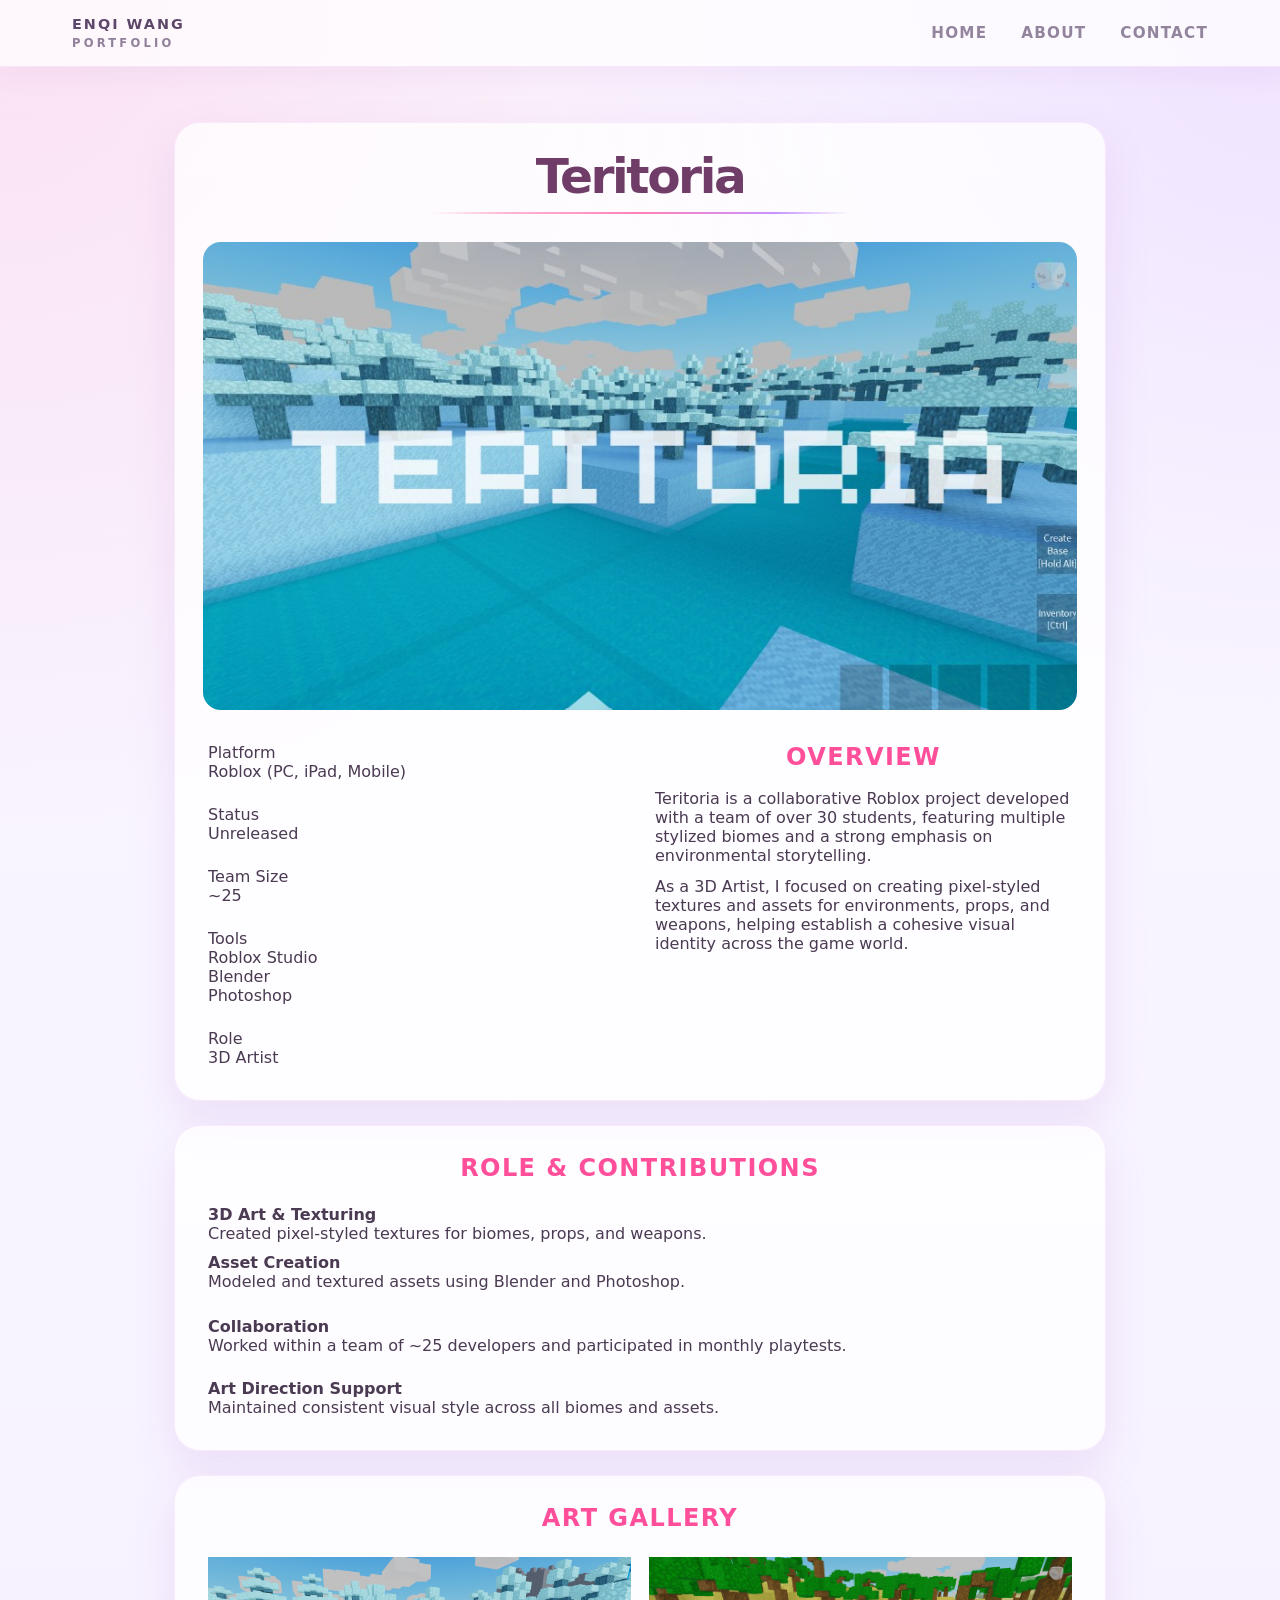
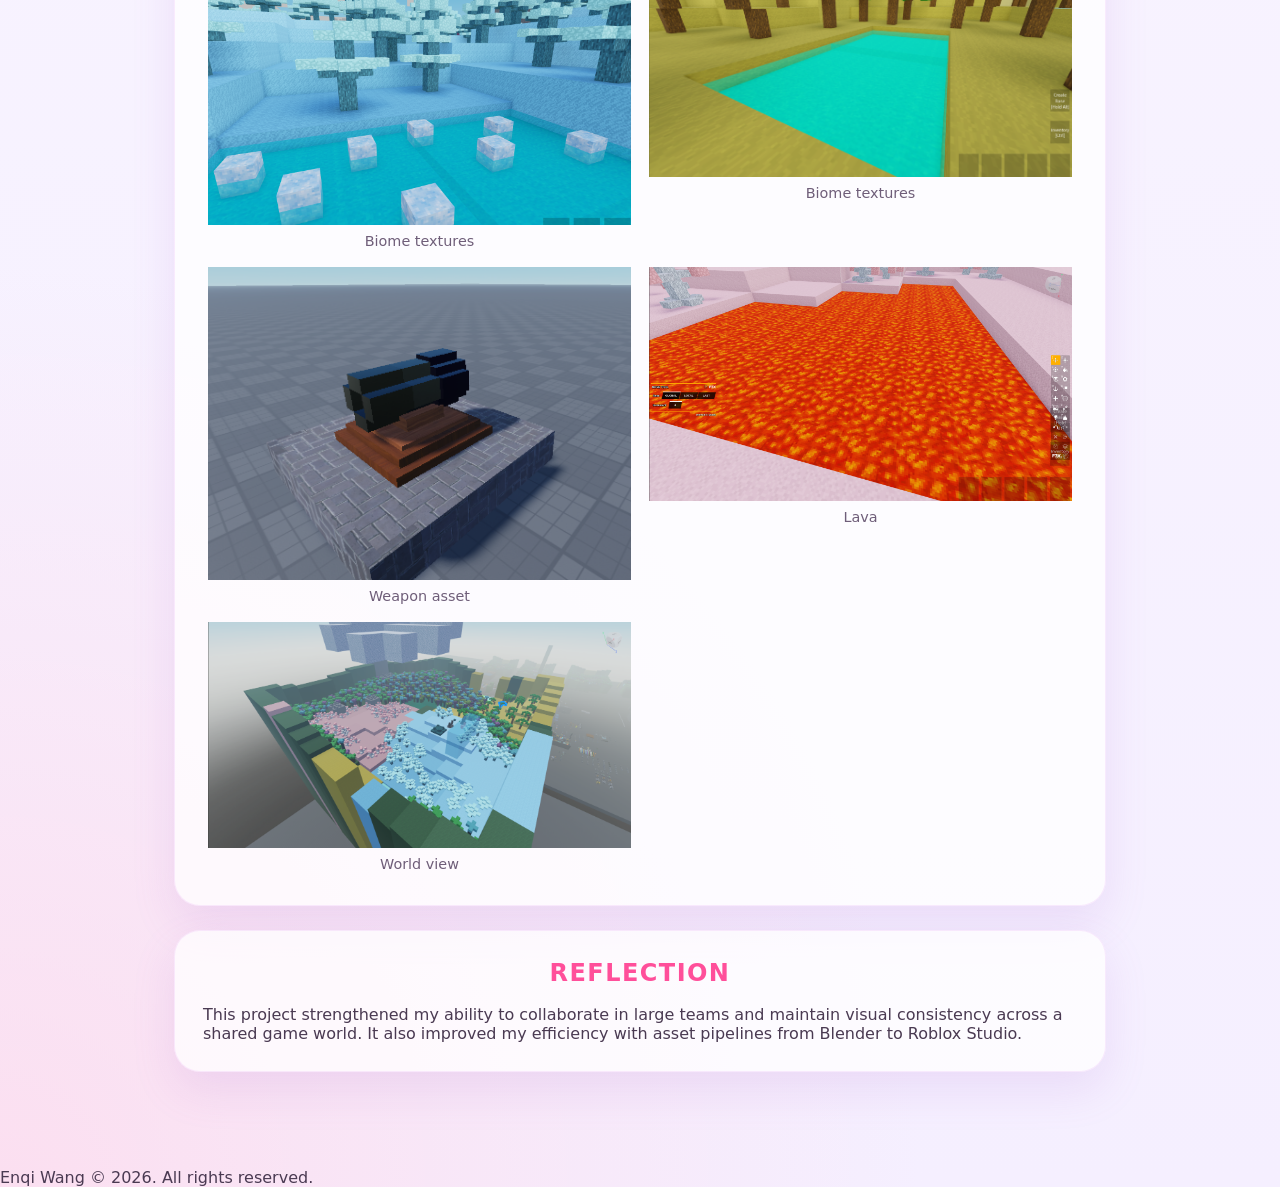
<file: territoria.html>
<!DOCTYPE html>
<html lang="en">

<head>
  <meta charset="utf-8" />
  <meta name="viewport" content="width=device-width, initial-scale=1.0" />
  <title>Teritoria | Enqi Wang</title>
  <link rel="stylesheet" href="css/project.css">

</head>

<body>
  <header>
    <div class="header-inner">
      <a href="index.html#home" class="brand">
        ENQI WANG
        <small>PORTFOLIO</small>
      </a>

      <nav aria-label="Primary">
        <a href="index.html#home">HOME</a>
        <a href="index.html#about">ABOUT</a>
        <a href="index.html#contact">CONTACT</a>
      </nav>
    </div>
  </header>
  <main>
    <section class="section">
      <h1 class="section-title">Teritoria</h1>
      <div class="underline"></div>
      <div class="viewer-wrap">
        <img src="icons_images/teritoria/game banner.jpg" alt="Teritoria banner" class="process-image">
      </div>

      <div class="section-row">
        <div class="info-stack">
          <div class="info-card"><span class="label">Platform</span>
            <div class="value">Roblox (PC, iPad, Mobile)</div>
          </div>
          <div class="info-card"><span class="label">Status</span>
            <div class="value">Unreleased</div>
          </div>
          <div class="info-card"><span class="label">Team Size</span>
            <div class="value">~25</div>
          </div>
          <div class="info-card"><span class="label">Tools</span>
            <div class="value">Roblox Studio<br>Blender<br>Photoshop</div>
          </div>
          <div class="info-card"><span class="label">Role</span>
            <div class="value">3D Artist</div>
          </div>
        </div>

        <div class="info-card">
          <h2 class="gallery-title">Overview</h2>
          <p>
            Teritoria is a collaborative Roblox project developed with a team of over 30 students, featuring multiple
            stylized biomes and a strong emphasis on environmental storytelling.
          </p>
          <p style="margin-top:12px;">
            As a 3D Artist, I focused on creating pixel-styled textures and assets for environments, props, and weapons,
            helping establish a cohesive visual identity across the game world.
          </p>
        </div>
      </div>
    </section>

    <section class="section">
      <h2 class="gallery-title">Role & Contributions</h2>

      <div class="two-col">
        <div class="info-card">
          <strong>3D Art & Texturing</strong><br>
          Created pixel-styled textures for biomes, props, and weapons.
        </div>

        <div class="info-card">
          <strong>Asset Creation</strong><br>
          Modeled and textured assets using Blender and Photoshop.
        </div>
      </div>

      <div class="info-stack" style="margin-top:16px;">
        <div class="info-card">
          <strong>Collaboration</strong><br>
          Worked within a team of ~25 developers and participated in monthly playtests.
        </div>

        <div class="info-card">
          <strong>Art Direction Support</strong><br>
          Maintained consistent visual style across all biomes and assets.
        </div>
      </div>
    </section>

    <section class="section">
      <h2 class="gallery-title">Art Gallery</h2>

      <div class="gallery-grid">
        <div class="gallery-item">
          <img src="icons_images/teritoria/winter biome.png" alt="Winter biome">
          <div class="caption">Biome textures</div>
        </div>

        <div class="gallery-item">
          <img src="icons_images/teritoria/summer biome.png" alt="Summer biome">
          <div class="caption">Biome textures</div>
        </div>

        <div class="gallery-item">
          <img src="icons_images/teritoria/weapon.png" alt="Weapon asset">
          <div class="caption">Weapon asset</div>
        </div>

        <div class="gallery-item">
          <img src="icons_images/teritoria/lava.png" alt="Lava asset">
          <div class="caption">Lava</div>
        </div>

        <div class="gallery-item">
          <img src="icons_images/teritoria/world view.png" alt="World view">
          <div class="caption">World view</div>
        </div>
      </div>
    </section>

    <section class="section">
      <h2 class="gallery-title">Reflection</h2>
      <p>
        This project strengthened my ability to collaborate in large teams and maintain visual consistency across a
        shared game world. It also improved my efficiency with asset pipelines from Blender to Roblox Studio.
      </p>
    </section>
  </main>

  <p class="footer-note">
    Enqi Wang © 2026. All rights reserved.
  </p>
  <script src="js/image-viewer.js"></script>
</body>

</html>
</file>
<file: css/home.css>
:root {
  --pink: #ff6fae;
  --pink-strong: #ff4f9a;
  --pink-soft: #ffd6e8;
  --lavender: #f6efff;
  --lavender-2: #efe7ff;

  --bg: #faf7ff;
  --bg-2: #f5efff;
  --panel: rgba(255, 255, 255, 0.82);
  --panel-2: rgba(255, 255, 255, 0.92);

  --text: #000000;
  --muted: #6f5e79;

  --card: #ffffff;
  --line: rgba(214, 107, 232, 0.16);

  --shadow: 0 18px 44px rgba(167, 97, 207, 0.14);
}

* {
  box-sizing: border-box;
  margin: 0;
  padding: 0;
}

#about,
#contact,
#skills,
#home {
  scroll-margin-top: 100px;
}

html {
  scroll-behavior: smooth;
}


header {
  position: fixed;
  top: 0;
  left: 0;
  width: 100%;
  z-index: 1000;
  background: rgba(255, 255, 255, 0.74);
  border-bottom: 1px solid rgba(214, 107, 232, 0.14);
  box-shadow: 0 8px 26px rgba(167, 97, 207, 0.08);

}

.header-inner {
  max-width: 1180px;
  margin: 0 auto;
  padding: 16px 22px;
  display: flex;
  align-items: center;
  justify-content: space-between;
  gap: 24px;
}

/* nav bar content */

.brand {
  display: flex;
  flex-direction: column;
  gap: 4px;
  font-size: 0.9rem;
  text-transform: uppercase;
  font-weight: 900;
  letter-spacing: 0.14em;
  color: #5d476a;
  white-space: nowrap;
}

.brand small {
  font-size: 0.72rem;
  letter-spacing: 0.28em;
  color: rgba(93, 71, 106, 0.68);
  font-weight: 700;
}

nav {
  display: flex;
  align-items: center;
  gap: 34px;
  flex-wrap: wrap;
}

nav a {
  color: rgba(93, 71, 106, 0.66);
  font-size: 0.95rem;
  font-weight: 800;
  letter-spacing: 0.08em;
  transition: color 0.2s ease, transform 0.2s ease;
}

nav a:hover,
nav a.active {
  color: var(--pink-strong);
  transform: translateY(-1px);
}

body {
  font-family: system-ui, -apple-system, BlinkMacSystemFont, "Segoe UI", Roboto, Arial, sans-serif;
  color: var(--text);
  min-height: 100vh;
  background:
    radial-gradient(circle at top left, rgba(255, 111, 174, 0.16), transparent 28%),
    radial-gradient(circle at top right, rgba(185, 117, 255, 0.16), transparent 24%),
    radial-gradient(circle at bottom left, rgba(255, 214, 232, 0.65), transparent 30%),
    linear-gradient(180deg, var(--bg) 0%, var(--bg-2) 100%);
}

a {
  color: inherit;
  text-decoration: none;
}


main {
  max-width: 1180px;
  margin: 0 auto;
  padding: 60px 22px 72px;
  min-height: calc(100vh - 78px);
}

.about-grid {
  display: grid;
  grid-template-columns: 320px 1fr;
  gap: 32px;
  align-items: start;
}

.photo {
  width: 100%;
  display: block;
  border: 1px solid rgba(214, 107, 232, 0.14);
  box-shadow: var(--shadow);
  border-radius: 20px;
}

h1 {
  font-size: clamp(2rem, 4vw, 3.5rem);
  line-height: 1.05;
  margin-bottom: 18px;
  color: #6f3d67;
  letter-spacing: -0.05em;
}

h2 {
  font-size: 1rem;
  letter-spacing: 0.14em;
  color: var(--pink-strong);
  margin-bottom: 14px;
}

p {
  color: var(--muted);
  line-height: 1.85;
  font-size: 1.02rem;
  margin-bottom: 16px;
}


.resume-button {
  display: inline-flex;
  align-items: center;
  justify-content: center;
  gap: 10px;
  margin-top: 10px;
  padding: 14px 26px;
  border-radius: 999px;
  background: linear-gradient(90deg, var(--pink-strong), var(--pink));
  color: white;
  text-decoration: none;
  font-weight: 800;
  transition: transform 0.2s ease, box-shadow 0.2s ease, background 0.2s ease;
  box-shadow: 0 14px 28px rgba(255, 79, 154, 0.22);
}

.resume-button:hover {
  transform: translateY(-2px);
  box-shadow: 0 18px 34px rgba(255, 79, 154, 0.28);
  background: linear-gradient(90deg, #ff5ba5, #ff7eb8);
}

.resume-button svg {
  width: 18px;
  height: 18px;
  fill: none;
  stroke: currentColor;
  stroke-width: 2;
  stroke-linecap: round;
  stroke-linejoin: round;
}

.contact-list {
  display: grid;
  grid-template-columns: repeat(auto-fit, minmax(220px, 1fr));
  gap: 18px;
  margin-top: 20px;
}

.contact-link {
  background: rgba(255, 255, 255, 0.72);
  display: flex;
  flex-direction: column;
  align-items: center;
  justify-content: center;
  padding: 18px;
  min-height: 120px;
  max-width: 240px;
  width: 100%;
  margin: 0 auto;
  border-radius: 24px;
  text-align: center;

}

.contact-link:hover {
  transform: translateY(-4px);
  box-shadow: 0 20px 40px rgba(255, 111, 174, 0.18);
  border-color: rgba(255, 111, 174, 0.24);
}

.contact-icon {
  width: 44px;
  height: 44px;
  border-radius: 14px;
  display: inline-flex;
  align-items: center;
  justify-content: center;
  flex: 0 0 44px;
  background: linear-gradient(180deg, rgba(255, 111, 174, 0.16) 0%, rgba(185, 117, 255, 0.14) 100%);
  color: var(--pink-strong);
}

.contact-icon svg {
  width: 22px;
  height: 22px;
  fill: none;
  stroke: currentColor;
  stroke-width: 2;
  stroke-linecap: round;
  stroke-linejoin: round;
}

.contact-text {
  display: flex;
  flex-direction: column;
  gap: 3px;
  min-width: 0;
  flex: 1;
}

.contact-label {
  font-size: 0.92rem;
  font-weight: 900;
  letter-spacing: 0.08em;
  color: #6f3d67;
}

.contact-value {
  font-size: 0.96rem;
  color: rgba(93, 71, 106, 0.82);
  word-break: break-word;
}

.section {
  padding: 28px 0 18px;
}

.section-title {
  text-align: center;
  font-size: clamp(1.5rem, 3vw, 2.5rem);
  line-height: 1.05;
  font-weight: 900;
  color: #6f3d67;
  margin-bottom: 10px;
  letter-spacing: -0.05em;
  text-shadow: 0 2px 0 rgba(255, 255, 255, 0.7);
}

.underline {
  width: min(420px, 70%);
  height: 2px;
  background: linear-gradient(90deg,
      transparent 0%,
      rgba(255, 111, 174, 0.52) 18%,
      rgba(255, 111, 174, 0.92) 50%,
      rgba(185, 117, 255, 0.82) 82%,
      transparent 100%);
  margin: 0 auto 28px;
  border-radius: 999px;
  opacity: 0.95;
}

.lead {
  text-align: center;
  max-width: 700px;
  margin: 0 auto 26px;
  color: var(--muted);
  line-height: 1.8;
  font-size: 1.05rem;
}

.project-grid {
  display: grid;
  grid-template-columns: repeat(3, minmax(0, 1fr));
  justify-content: center;
  gap: 24px;
}

.project-grid.featured {
  max-width: 100%;
  margin: 0 auto;
}

.project-card {
  display: block;
  overflow: hidden;
  background: #fff;
  border: 1px solid rgba(255, 111, 174, 0.12);
  box-shadow: var(--shadow);
  transition: transform 0.2s ease, box-shadow 0.2s ease, border-color 0.2s ease;
  border-radius: 22px;
}

.project-card:hover {
  transform: translateY(-4px);
  box-shadow: 0 24px 60px rgba(167, 97, 207, 0.18);
  border-color: rgba(255, 111, 174, 0.22);
}

.project-image-wrap {
  position: relative;
  aspect-ratio: 16 / 9;
  overflow: hidden;
  background: linear-gradient(180deg, #fff 0%, #fff7fc 100%);
}

.project-image {
  width: 100%;
  height: 100%;
  display: block;
  object-fit: contain;
  transition: transform 0.3s ease, filter 0.3s ease;
}

.project-card:hover .project-image {
  transform: scale(1.03);
}

.project-body {
  padding: 18px 18px 20px;
  background: linear-gradient(180deg,
      rgba(255, 255, 255, 0.92) 0%,
      rgba(255, 255, 255, 1) 100%);
}

.project-title {
  font-size: 1.45rem;
  font-weight: 900;
  line-height: 1.05;
  letter-spacing: 0.02em;
  color: #6f3d67;
  margin-bottom: 8px;
}

.project-subtitle {
  font-size: 0.92rem;
  font-weight: 600;
  line-height: 1.5;
  color: rgba(93, 71, 106, 0.82);
}

@media (min-width: 901px) {
  .project-grid.featured .project-image-wrap {
    aspect-ratio: 4 / 3;
  }

  .project-grid.featured .project-title {
    font-size: 1.25rem;
  }

  .project-grid.featured .project-subtitle {
    font-size: 0.85rem;
  }

  .project-grid.featured .skill-bubbles {
    gap: 8px;
  }

  .project-grid.featured .skill-bubbles span {
    font-size: 0.75rem;
    padding: 8px 12px;
  }
}

.footer {
  text-align: center;
  max-width: 860px;
  margin: 0 auto 22px;
  color: var(--muted);
  line-height: 1.85;
  font-size: 1rem;
}

.about-panel {
  margin-top: 80px;
  min-height: 520px;
}

/* start of skills section */
.skill-category {
  max-width: 1000px;
  margin: 36px auto;
  color: #ff4f9a;
}

.skill-category h3 {
  margin-bottom: 16px;

  color: #6f3d67;

  font-size: 1.2rem;
  font-weight: 900;
}

.skill-bubbles {
  display: flex;
  flex-wrap: wrap;
  gap: 12px;
}

.skill-bubbles span {

  display: inline-flex;
  align-items: center;

  padding: 10px 18px;

  border-radius: 999px;

  background: rgba(255, 111, 174, .10);

  border: 1px solid rgba(255, 111, 174, .16);

  color: #6f3d67;

  font-size: .8rem;
  font-weight: 700;

  transition: .2s ease;
}

.skill-bubbles span:hover {

  transform: translateY(-3px);

  background: rgba(255, 111, 174, .18);

  box-shadow: var(--shadow);
}


/* WORK EXPERIENCE */

.experience-section {
  width: 100%;
  overflow: hidden;
}

.experience-scroll {
  display: flex;
  gap: 16px;
  width: 100%;
  overflow-x: auto;
  overflow-y: hidden;
  padding: 16px 3px 22px;
  scroll-snap-type: x mandatory;

  scrollbar-width: thin;
  scrollbar-color: #f2a8c7 #fde8f1;
}

.experience-scroll::-webkit-scrollbar {
  height: 8px;
}

.experience-scroll::-webkit-scrollbar-track {
  background: #fde8f1;
  border-radius: 999px;
}

.experience-scroll::-webkit-scrollbar-thumb {
  background: #f2a8c7;
  border: 2px solid #fde8f1;
  border-radius: 999px;
}

.experience-card {
  flex: 0 0 310px;
  min-height: 250px;
  padding: 20px;

  background: #fff9fc;
  border: 1px solid #f8d8e6;
  border-radius: 16px;
  box-shadow: 0 8px 22px rgba(214, 126, 165, 0.1);

  scroll-snap-align: start;
  cursor: default;
}

.experience-logo {
  display: block;
  width: 58px;
  height: 58px;
  margin-bottom: 15px;

  object-fit: contain;
  background: transparent;
  border: none;
}

.experience-card h3 {
  margin: 0 0 5px;
  color: var(--text);
  font-size: 1.0rem;
  line-height: 1.3;
}

.experience-role {
  margin: 0 0 4px;
  color: #df7da8;
  font-size: 0.9rem;
  font-weight: 700;
}

.experience-date {
  margin: 0 0 12px;
  color: var(--muted);
  font-size: 0.78rem;
  font-weight: 600;
}

.experience-description {
  margin: 0 0 10px;
  color: var(--text);
  font-size: 0.8rem;
  line-height: 1.55;
}

.experience-description:last-child {
  margin-bottom: 0;
}

@media (max-width: 600px) {
  .experience-scroll {
    gap: 12px;
  }

  .experience-card {
    flex-basis: 78vw;
    min-height: 400px;
    padding: 18px;
  }

  .experience-logo {
    width: 50px;
    height: 50px;
  }
}

/* end of skills section */
@media (max-width: 768px) {

  .about-grid {
    grid-template-columns: 1fr;
    gap: 24px;
    text-align: center;
  }

  .photo {
    width: 220px;
    margin: 0 auto;
  }



  .resume-button {
    width: 100%;
    justify-content: center;
  }

}

@media (max-width: 900px) {
  .project-grid,
  .project-grid.featured {
    grid-template-columns: repeat(2, minmax(0, 1fr));
    max-width: 100%;
  }

  .project-card {
    aspect-ratio: auto;
    width: 100%;
  }

  .project-body {
    padding: 16px;
  }
}

@media (max-width: 640px) {
  .project-grid,
  .project-grid.featured {
    grid-template-columns: 1fr;
  }

  #home {
    padding-top: 100px;
  }

  main {
    padding: 20px 14px 56px;
  }

  .header-inner {
    padding: 14px 18px;
    flex-direction: column;
    align-items: flex-start;
  }

  nav {
    gap: 18px;
  }

  .section-title {
    font-size: 1.9rem;
  }

  .lead {
    font-size: 1rem;
  }

  .project-title {
    font-size: 1.1rem;
  }

  .project-subtitle {
    font-size: 0.88rem;
  }

  .project-body .project-subtitle strong {
    color: var(--pink-strong);
  }


}
</file>
<file: css/project.css>
@import url("bom.css");

/* this is controller code css */
:root {
  --pink: #ff6fae;
  --pink-strong: #ff4f9a;
  --pink-soft: #ffd6e8;
  --lavender: #f6efff;
  --lavender-2: #efe7ff;

  --bg: #faf7ff;
  --bg-2: #f5efff;

  --text: #4a3a52;
  --muted: #6f5e79;

  --card: #ffffff;
  --line: rgba(214, 107, 232, 0.16);

  --shadow: 0 18px 44px rgba(167, 97, 207, 0.14);
}

* {
  box-sizing: border-box;
  margin: 0;
  padding: 0;
}

html {
  scroll-behavior: smooth;
}

body {
  font-family: system-ui, -apple-system, BlinkMacSystemFont, "Segoe UI", Roboto, Arial, sans-serif;
  color: var(--text);
  min-height: 100vh;
  padding-top: 78px;
  background:
    radial-gradient(circle at top left, rgba(255, 111, 174, 0.16), transparent 28%),
    radial-gradient(circle at top right, rgba(185, 117, 255, 0.16), transparent 24%),
    radial-gradient(circle at bottom left, rgba(255, 214, 232, 0.65), transparent 30%),
    linear-gradient(180deg, var(--bg) 0%, var(--bg-2) 100%);
}

a {
  color: inherit;
  text-decoration: none;
}

header {
  position: fixed;
  top: 0;
  left: 0;
  width: 100%;
  z-index: 1000;
  background: rgba(255, 255, 255, 0.74);
  border-bottom: 1px solid rgba(214, 107, 232, 0.14);
  box-shadow: 0 8px 26px rgba(167, 97, 207, 0.08);

}

.header-inner {
  max-width: 1180px;
  margin: 0 auto;
  padding: 16px 22px;
  display: flex;
  align-items: center;
  justify-content: space-between;
  gap: 24px;
}

/* nav bar content */

.brand {
  display: flex;
  flex-direction: column;
  gap: 4px;
  font-size: 0.9rem;
  text-transform: uppercase;
  font-weight: 900;
  letter-spacing: 0.14em;
  color: #5d476a;
  white-space: nowrap;
}

.brand small {
  font-size: 0.72rem;
  letter-spacing: 0.28em;
  color: rgba(93, 71, 106, 0.68);
  font-weight: 700;
}

nav {
  display: flex;
  align-items: center;
  gap: 34px;
  flex-wrap: wrap;
}

nav a {
  color: rgba(93, 71, 106, 0.66);
  font-size: 0.95rem;
  font-weight: 800;
  letter-spacing: 0.08em;
  transition: color 0.2s ease, transform 0.2s ease;
}

nav a:hover,
nav a.active {
  color: var(--pink-strong);
  transform: translateY(-1px);
}

/*main*/

main {
  max-width: 980px;
  margin: 0 auto;
  padding: 44px 24px 72px;
}

.section,
.process-section,
.gallery-section,
.bom-section {
  background: rgba(255, 255, 255, 0.76);
  border: 1px solid rgba(214, 107, 232, 0.12);
  padding: 28px;
  margin-bottom: 24px;
  box-shadow: var(--shadow);
  border-radius: 26px;
}


.section-title {
  text-align: center;
  font-size: clamp(2rem, 3.8vw, 3.4rem);
  line-height: 1.05;
  font-weight: 900;
  color: #6f3d67;
  margin-bottom: 10px;
  letter-spacing: -0.05em;
}

.subtitle {
  font-size: clamp(1.02rem, 1.7vw, 1.35rem);
  font-weight: 700;
  color: var(--pink-strong);
  text-align: center;
  margin-bottom: 18px;
}

.underline {
  width: min(420px, 70%);
  height: 2px;
  background: linear-gradient(90deg,
      transparent 0%,
      rgba(255, 111, 174, 0.52) 18%,
      rgba(255, 111, 174, 0.92) 50%,
      rgba(185, 117, 255, 0.82) 82%,
      transparent 100%);
  margin: 0 auto 28px;
  border-radius: 999px;
  opacity: 0.95;
}

.lead {
  text-align: center;
  max-width: 860px;
  margin: 0 auto 26px;
  color: var(--muted);
  line-height: 1.85;
  font-size: 1.02rem;
}


.gallery-section {
  margin-top: 60px;
}

.gallery-title {
  text-align: center;
  font-size: 1.5rem;
  font-weight: 900;
  color: var(--pink-strong);
  margin-bottom: 18px;
  text-transform: uppercase;
  letter-spacing: 0.06em;
}

.carousel-card {
  max-width: 780px;
  margin: 0 auto 4px;
  position: relative;
  background: rgba(255, 255, 255, 0.86);
  border: 1px solid rgba(214, 107, 232, 0.12);
  box-shadow: var(--shadow);
  border-radius: 22px;
  overflow: hidden;

  display: flex;
  align-items: center;
  justify-content: center;

  padding: 10px;
}

.carousel-image-wrap {
  width: 100%;
  height: 100%;
  padding: 14px;
  display: flex;
  align-items: center;
  justify-content: center;
}

.carousel-image-wrap img {
  max-width: 100%;
  max-height: 390px;
  width: auto;
  height: auto;
  object-fit: contain;
  display: block;
}

.carousel-btn {
  position: absolute;
  top: 50%;
  transform: translateY(-50%);
  z-index: 2;
  border: none;
  background: rgba(255, 255, 255, 0.88);
  color: var(--pink-strong);
  width: 44px;
  height: 44px;
  border-radius: 999px;
  cursor: pointer;
  font-size: 1.35rem;
  display: flex;
  align-items: center;
  justify-content: center;
  box-shadow: 0 10px 22px rgba(167, 97, 207, 0.16);
}

.carousel-btn:hover {
  background: rgba(255, 255, 255, 0.98);
  color: var(--pink);
}

.prev-btn {
  left: 14px;
}

.next-btn {
  right: 14px;
}

/*Start of image gallery*/
.carousel-dots {
  margin-top: 14px;
  display: flex;
  justify-content: center;
  gap: 8px;
  flex-wrap: wrap;
  margin-bottom: 40px;
}


.carousel-dot {
  width: 10px;
  height: 10px;
  border-radius: 50%;
  border: none;
  background: rgba(255, 255, 255, 0.28);
  cursor: pointer;
}

.carousel-dot.active {
  background: var(--pink);
}

/*end of image gallery*/


/* generic process section */
.process-section {
  margin-top: 0;
}

.full-width-card,
.process-card {
  max-width: 900px;
  margin: 0 auto;
  background: rgba(255, 255, 255, 0.84);
  border: 1px solid rgba(214, 107, 232, 0.12);
  box-shadow: var(--shadow);
  border-radius: 24px;
  padding: 14px;
  position: relative;
}

.process-badge {
  position: absolute;
  top: 18px;
  right: 18px;
  background: rgba(255, 111, 174, 0.14);
  color: var(--pink-strong);
  border: 1px solid rgba(255, 111, 174, 0.25);
  border-radius: 999px;
  padding: 8px 12px;
  font-size: 0.82rem;
  font-weight: 800;
  letter-spacing: 0.04em;
  text-transform: uppercase;
  z-index: 2;
}

.process-image {
  width: 100%;
  height: 100%;
  display: block;
  border-radius: 18px;
  background: #ffffff;
  object-fit: contain;
}



.process-list {
  max-width: 850px;
  margin: 20px auto 0;
  padding-left: 24px;

  color: var(--text);
  line-height: 1.8;
  font-size: 1rem;
}

.process-list li {
  margin-bottom: 8px;
}

.process-list a {
  color: #0066cc;
  text-decoration: underline;
  text-decoration-thickness: 1.5px;
}

.process-list a:hover {
  color: #004999;
}

/* End of controller code css */

/* CSS for territoria.html */


.section-row {
  display: grid;
  grid-template-columns: repeat(2, minmax(0, 1fr));
  gap: 20px;
  align-items: stretch;
  margin-top: 28px;
}

.section-row .box {
  min-width: 0;
  width: 100%;
}

.box .value {
  word-break: break-word;
  overflow-wrap: anywhere;
}

.caption {
  font-size: 0.9rem;
  margin-top: 8px;
  color: var(--muted);
  text-align: center;
}


.info-card,
.box,
.gallery-item {
  background: none;
  box-shadow: none;
  padding: 5px;
}

.info-stack {
  display: grid;
  gap: 14px;
}

.gallery-grid {
  display: grid;
  grid-template-columns: repeat(2, 1fr);
  gap: 8px;
  width: 100%;
  margin-top: 20px;
}

.gallery-item img {
  width: 100%;
  height: auto;
  object-fit: contain;
  display: block;
}


/* End of territoria.html CSS */
/* CSS for guitar.html */
.image-row {
  display: grid;
  grid-template-columns: repeat(auto-fit, minmax(min(280px, 100%), 1fr));
  justify-content: center;
  align-items: flex-start;
  min-width: 0;

  gap: 5px;
  margin: 30px 0;
  width: 100%;

}

.guitar-image {
  display: block;
  width: 100%;
  height: auto;
  min-width: 0;
  object-fit: contain;
}

.video-container {
  width: 100%;
  aspect-ratio: 16 / 9;
  overflow: hidden;
  border-radius: 18px;
}

.video-container iframe {
  width: 100%;
  height: 100%;
  border: none;
  display: block;
}

.project-tag {
  display: inline-flex;
  align-items: center;
  justify-content: center;
  gap: 8px;
  margin: 0 auto 18px;
  padding: 8px 14px;
  border-radius: 999px;
  background: rgba(255, 111, 174, 0.12);
  border: 1px solid rgba(255, 111, 174, 0.18);
  color: var(--pink-strong);
  font-size: 0.82rem;
  font-weight: 800;
  letter-spacing: 0.08em;
  text-transform: uppercase;
  width: fit-content;
}


@media (max-width: 900px) {
  .image-row {
    grid-template-columns: 1fr;
  }

  .gallery-grid {
    grid-template-columns: 1fr;
  }

  .bom-stats {
    grid-template-columns: repeat(2, minmax(0, 1fr));
  }

  .section,
  .process-section,
  .gallery-section,
  .bom-section {
    padding: 28px;
  }

}

@media (max-width: 640px) {
  .header-inner {
    padding: 14px 18px;
    flex-direction: column;
    align-items: flex-start;
  }

  nav {
    gap: 18px;
  }

  main {
    padding: 28px 16px 60px;
  }

  .lead,
  .bom-intro {
    font-size: 1rem;
  }

  .gallery-title {
    font-size: 1.35rem;
  }

  .bom-stats {
    grid-template-columns: 1fr;
  }

  .bom-table th,
  .bom-table td {
    padding: 12px 12px;
  }

  .sheet-topbar {
    flex-direction: column;
    align-items: flex-start;
  }

  .process-badge {
    position: static;
    display: inline-flex;
    margin-bottom: 12px;
  }

  .process-card {
    padding: 10px;
  }

  .process-image {
    height: auto;
    max-height: 70vh;
    object-fit: contain;
  }

  .section-row {
    grid-template-columns: 1fr !important;
  }

  .section-row .box {
    width: 100%;
  }
}
</file>
